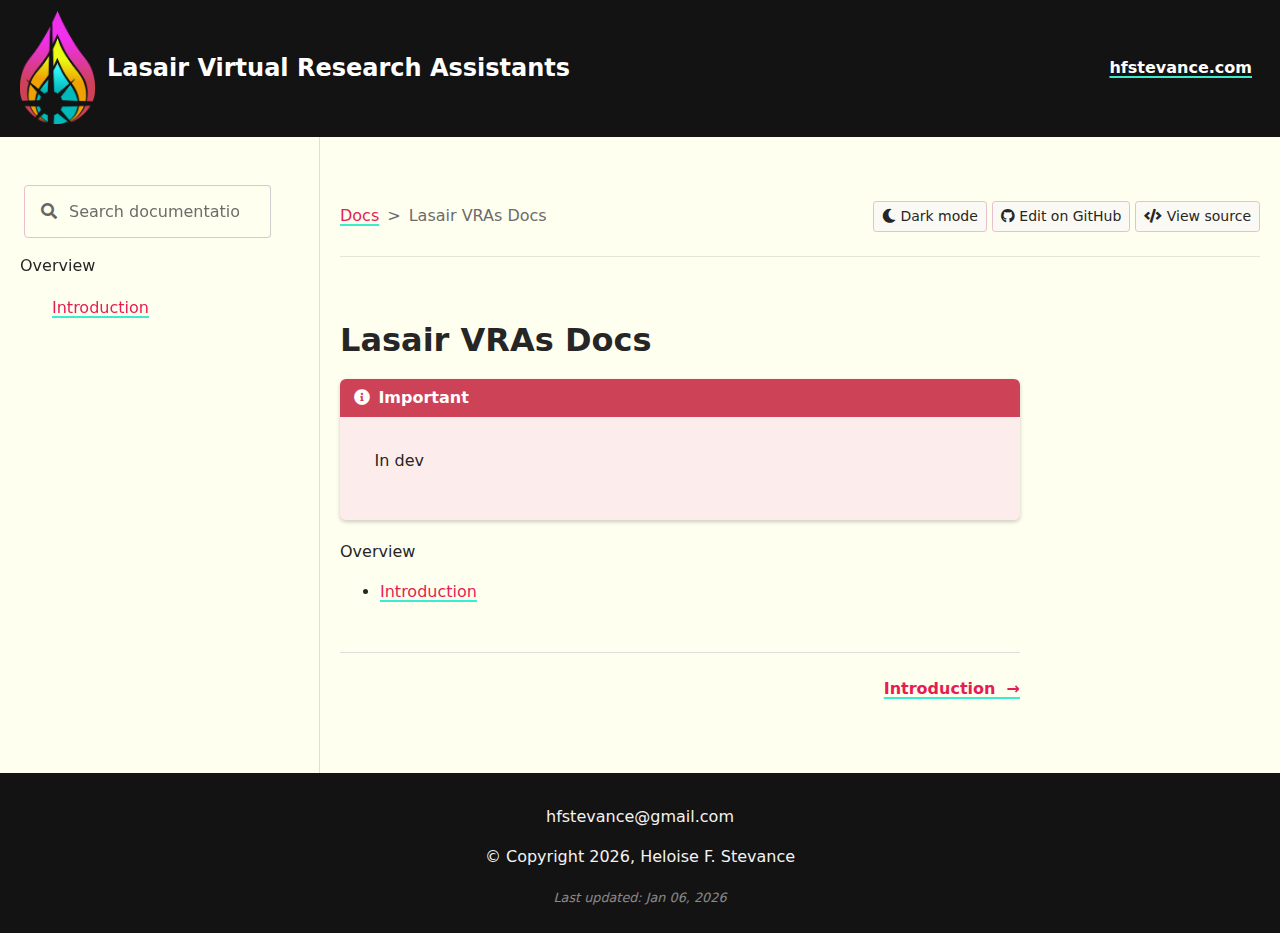
<file: index.html>
<!DOCTYPE html>
<html class="no-js" lang="en" data-content_root="./">
<head>
    <meta charset="utf-8" />
        <meta name="viewport" content="width=device-width, initial-scale=1" />

    <meta name="viewport" content="width=device-width, initial-scale=1.0" />
    
        <title>Lasair VRAs Docs &mdash; LVRA dev documentation</title>
    
    <link rel="stylesheet" type="text/css" href="_static/dist/fontawesome.css" />
      <link rel="stylesheet" type="text/css" href="_static/pygments.css?v=8e8a900e" />
      <link rel="stylesheet" type="text/css" href="_static/dist/theme.css?v=310cf088" />
      <link rel="stylesheet" type="text/css" href="_static/copybutton.css?v=76b2166b" />
      <link rel="stylesheet" type="text/css" href="_static/custom.css?v=8c03a06b" />
            <link rel="index" title="Index" href="genindex.html" />
            <link rel="search" title="Search" href="search.html" />
            <link rel="top" title="LVRA dev documentation" href="#" />
            <link rel="next" title="Introduction" href="intro.html" />
    </head>
<body>
    <script type="text/javascript" src="_static/dist/blocking.js"></script>
    <header class="container-fluid bg-primary">
        <a class="btn btn-sm btn-light skip-to-content-link" href="#main">Skip to content</a>
        <div class="container-fluid">
            <div class="navbar navbar-expand-lg navbar-dark font-weight-bold">
                    <a href="https://lasairvras.github.io/lvra-doc/index.html"
                        title="LVRA"
                        class="logo navbar-brand"
                    >
                        <img src="_static/img/lvra.png" width="75" height="79" alt="LVRA"
                            class="logo-img"
                        />
                        Lasair Virtual Research Assistants
                    </a>
                
                
                    <div class="collapse navbar-collapse justify-content-end">
                        <ul class="navbar-nav">
                            
                                
                                
                                <li class="nav-item"><a class="nav-link"  href=" https://www.hfstevance.com/">hfstevance.com </a></li>
                            
                        </ul>
                    </div>
                
                <button class="navbar-toggler btn btn-primary d-lg-none" type="button" data-toggle="collapse" data-target="#collapseSidebar" aria-expanded="false" aria-controls="collapseExample">
                    <span class="navbar-toggler-icon"></span>
                    <span class="sr-only">menu</span>
                </button>
            </div>
        </div>
    </header>
    <div class="container-fluid">
        <div class="row">
            <aside class="col-12 col-lg-3 sidebar-container">
                <div id="collapseSidebar" class="collapse sticky-top d-lg-block pt-5 pr-lg-4">
<div id="searchbox" class="searchbox mb-6 px-1" role="search">
    <form id="search-form" action="search.html" autocomplete="off" method="get" role="search">
        <div class="input-group">
            <div class="input-group-prepend">
                <div class="input-group-text border-right-0 bg-white py-3 pl-3 pr-2"><span class="fas fa-search"></span></div>
            </div>
            <input class="form-control py-3 pr-3 pl-1 h-100 border-left-0" type="search" name="q" placeholder="Search documentation" aria-label="Search documentation" id="searchinput" />
        </div>
        <input type="hidden" name="check_keywords" value="yes" />
        <input type="hidden" name="area" value="default" />
    </form>
</div><div class="site-toc">
    <nav class="toc mt-3" aria-label="Main menu">
        <p class="caption" role="heading"><span class="caption-text">Overview</span></p>
<ul>
<li class="toctree-l1"><a class="reference internal" href="intro.html">Introduction</a></li>
</ul>

    </nav>
    <template data-toggle-item-template>
        <button class="btn btn-sm btn-link toctree-expand" type="button">
            <span class="sr-only">Toggle menu contents</span>
        </button>
    </template>
</div>
                    <div class="d-lg-none border-bottom">
                        
                    </div>
                </div>
            </aside>
            <div class="col-12 col-lg-9 pt-5">
                <header class="row align-items-baseline">
                    <div class="col">
                        <nav aria-label="breadcrumb">
    <ol class="breadcrumb m-0 p-0 bg-transparent">
        <li class="breadcrumb-item"><a href="#">Docs</a></li>
        <li class="breadcrumb-item active" aria-current="page">Lasair VRAs Docs</li>
    </ol>
</nav>
                    </div>
                    <div class="col-sm-12 col-lg-auto mt-3 mt-lg-3">
                        <noscript>
                            <p>JavaScript is required to toggle light/dark mode..</p>
                        </noscript>
                        <button id="wagtail-theme" class="btn btn-sm btn-light text-decoration-none" type="button">
                            <span class="dark-only"><i class="fas fa-sun"></i> Light mode</span>
                            <span class="light-only"><i class="fas fa-moon"></i> Dark mode</span>
                        </button>
    <a class="btn btn-sm btn-light text-decoration-none" href="https://github.com/LasairVRAs/lvra-doc/docs/index.rst" rel="nofollow">
        <span class="btn-icon"><span class="fab fa-github"></span></span>
        <span class="btn-text">Edit on GitHub</span>
    </a>
    <a class="btn btn-sm btn-light text-decoration-none" href="_sources/index.rst.txt" rel="nofollow">
        <span class="btn-icon"><span class="fas fa-code"></span></span>
        <span class="btn-text">View source</span>
    </a>
                        
                    </div>
                </header>
                <div class="row" >
                    <div class="col-12">
                        <hr class="w-100 my-4">
                    </div>
                </div>
                <div class="row">
                    <div class="col-12 col-lg-9 order-last order-lg-first rst-content">
                        <main role="main" id="main">
    <section id="lasair-vras-docs">
<h1>Lasair VRAs Docs<a class="headerlink" href="#lasair-vras-docs" title="Link to this heading">¶</a></h1>
<div class="admonition important">
<p class="admonition-title">Important</p>
<p>In dev</p>
</div>
<div class="toctree-wrapper compound">
<p class="caption" role="heading"><span class="caption-text">Overview</span></p>
<ul>
<li class="toctree-l1"><a class="reference internal" href="intro.html">Introduction</a></li>
</ul>
</div>
</section>

</main>
                        <nav aria-label="Page navigation" class="py-4 my-5 clearfix font-weight-bold border-top">
    <a class="float-right" href="intro.html" title="Next">
        Introduction <span aria-hidden="true">&nbsp;→</span>
    </a>
</nav>
                    </div>
                    
                </div>
            </div>
        </div>
    </div>
    <footer class="container-fluid bg-primary text-light">
        <div class="container">
            <div class="row">
        <div class="col p-4">
            
                <nav aria-label="Footer">
                    <ul class="nav justify-content-center mb-2">
                        
                            
                            
                            <li class="nav-item"><a class="nav-link text-light"  href="mailto:hfstevance@gmail.com">hfstevance@gmail.com </a></li>
                        
                    </ul>
                </nav>
            
            <div class="text-center">
                    &copy; Copyright 2026, Heloise F. Stevance
            </div>
            <div class="text-center text-white-50 font-italic mt-3">
                <small>Last updated: Jan 06, 2026</small>
            </div>
        </div>
    </div>
        </div>
    </footer>
        <script src="_static/documentation_options.js?v=3ce10a4d"></script>
        <script src="_static/doctools.js?v=fd6eb6e6"></script>
        <script src="_static/sphinx_highlight.js?v=6ffebe34"></script>
        <script src="_static/clipboard.min.js?v=a7894cd8"></script>
        <script src="_static/copybutton.js?v=f281be69"></script>
        <script type="text/javascript" src="_static/dist/theme.js"></script>
        <script type="text/javascript" src="_static/dist/vendor.js"></script>
        <script type="text/javascript" src="_static/searchtools.js"></script>
        <script type="text/javascript" src="_static/language_data.js"></script>
        <script type="text/javascript">
            document.addEventListener('DOMContentLoaded', function() { Search.loadIndex("searchindex.js"); });
        </script>
        <script type="text/javascript" id="searchindexloader"></script>
    </body>
</html>
</file>
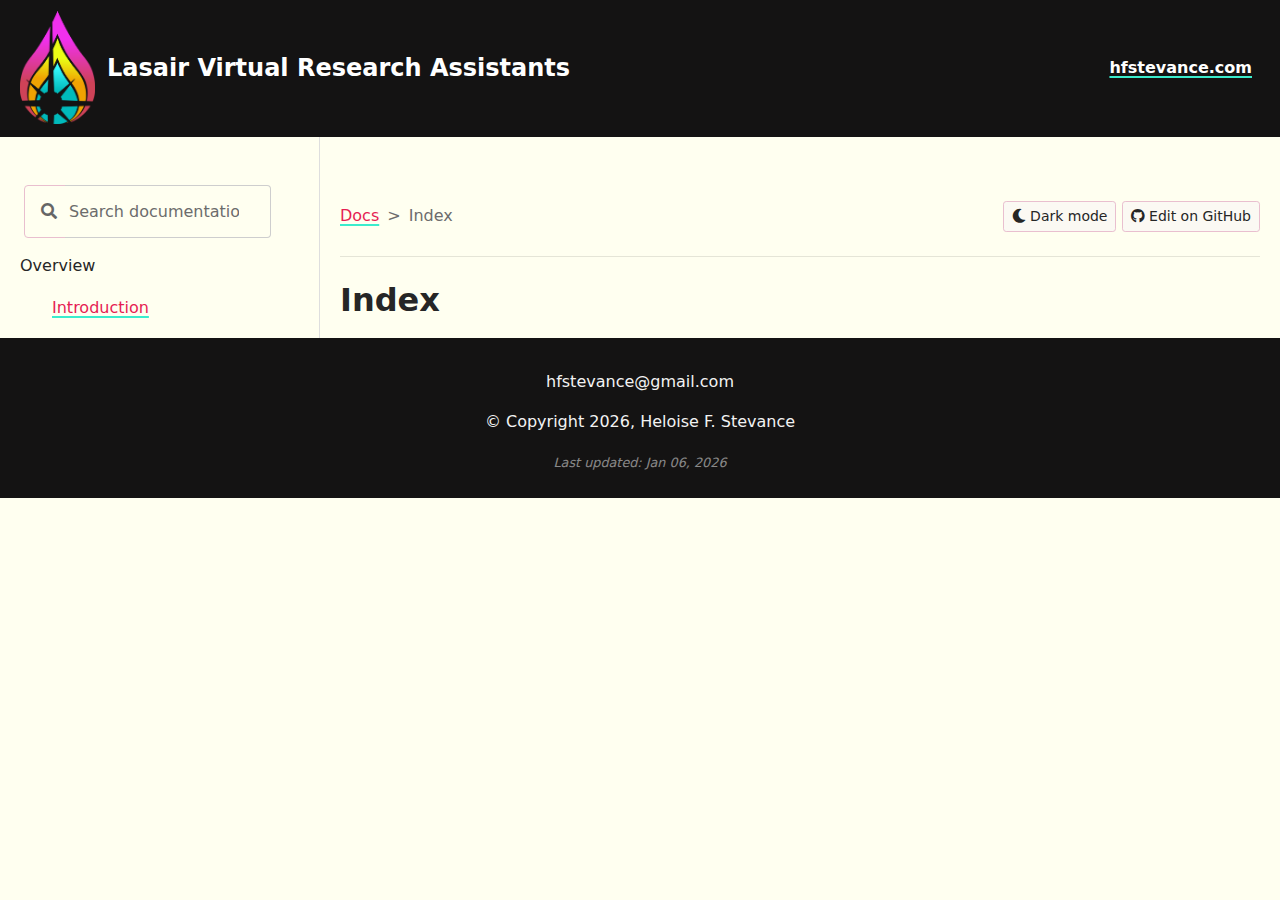
<file: genindex.html>
<!DOCTYPE html>
<html class="no-js" lang="en" data-content_root="./">
<head>
    <meta charset="utf-8" />
    <meta name="viewport" content="width=device-width, initial-scale=1.0" />
    
        <title>Index &mdash; LVRA dev documentation</title>
    
    <link rel="stylesheet" type="text/css" href="_static/dist/fontawesome.css" />
      <link rel="stylesheet" type="text/css" href="_static/pygments.css?v=8e8a900e" />
      <link rel="stylesheet" type="text/css" href="_static/dist/theme.css?v=310cf088" />
      <link rel="stylesheet" type="text/css" href="_static/copybutton.css?v=76b2166b" />
      <link rel="stylesheet" type="text/css" href="_static/custom.css?v=8c03a06b" />
            <link rel="index" title="Index" href="#" />
            <link rel="search" title="Search" href="search.html" />
            <link rel="top" title="LVRA dev documentation" href="#" />
    </head>
<body>
    <script type="text/javascript" src="_static/dist/blocking.js"></script>
    <header class="container-fluid bg-primary">
        <a class="btn btn-sm btn-light skip-to-content-link" href="#main">Skip to content</a>
        <div class="container-fluid">
            <div class="navbar navbar-expand-lg navbar-dark font-weight-bold">
                    <a href="https://lasairvras.github.io/lvra-doc/index.html"
                        title="LVRA"
                        class="logo navbar-brand"
                    >
                        <img src="_static/img/lvra.png" width="75" height="79" alt="LVRA"
                            class="logo-img"
                        />
                        Lasair Virtual Research Assistants
                    </a>
                
                
                    <div class="collapse navbar-collapse justify-content-end">
                        <ul class="navbar-nav">
                            
                                
                                
                                <li class="nav-item"><a class="nav-link"  href=" https://www.hfstevance.com/">hfstevance.com </a></li>
                            
                        </ul>
                    </div>
                
                <button class="navbar-toggler btn btn-primary d-lg-none" type="button" data-toggle="collapse" data-target="#collapseSidebar" aria-expanded="false" aria-controls="collapseExample">
                    <span class="navbar-toggler-icon"></span>
                    <span class="sr-only">menu</span>
                </button>
            </div>
        </div>
    </header>
    <div class="container-fluid">
        <div class="row">
            <aside class="col-12 col-lg-3 sidebar-container">
                <div id="collapseSidebar" class="collapse sticky-top d-lg-block pt-5 pr-lg-4">
<div id="searchbox" class="searchbox mb-6 px-1" role="search">
    <form id="search-form" action="search.html" autocomplete="off" method="get" role="search">
        <div class="input-group">
            <div class="input-group-prepend">
                <div class="input-group-text border-right-0 bg-white py-3 pl-3 pr-2"><span class="fas fa-search"></span></div>
            </div>
            <input class="form-control py-3 pr-3 pl-1 h-100 border-left-0" type="search" name="q" placeholder="Search documentation" aria-label="Search documentation" id="searchinput" />
        </div>
        <input type="hidden" name="check_keywords" value="yes" />
        <input type="hidden" name="area" value="default" />
    </form>
</div><div class="site-toc">
    <nav class="toc mt-3" aria-label="Main menu">
        <p class="caption" role="heading"><span class="caption-text">Overview</span></p>
<ul>
<li class="toctree-l1"><a class="reference internal" href="intro.html">Introduction</a></li>
</ul>

    </nav>
    <template data-toggle-item-template>
        <button class="btn btn-sm btn-link toctree-expand" type="button">
            <span class="sr-only">Toggle menu contents</span>
        </button>
    </template>
</div>
                    <div class="d-lg-none border-bottom">
                        
                    </div>
                </div>
            </aside>
            <div class="col-12 col-lg-9 pt-5">
                <header class="row align-items-baseline">
                    <div class="col">
                        <nav aria-label="breadcrumb">
    <ol class="breadcrumb m-0 p-0 bg-transparent">
        <li class="breadcrumb-item"><a href="index.html">Docs</a></li>
        <li class="breadcrumb-item active" aria-current="page">Index</li>
    </ol>
</nav>
                    </div>
                    <div class="col-sm-12 col-lg-auto mt-3 mt-lg-3">
                        <noscript>
                            <p>JavaScript is required to toggle light/dark mode..</p>
                        </noscript>
                        <button id="wagtail-theme" class="btn btn-sm btn-light text-decoration-none" type="button">
                            <span class="dark-only"><i class="fas fa-sun"></i> Light mode</span>
                            <span class="light-only"><i class="fas fa-moon"></i> Dark mode</span>
                        </button>
    <a class="btn btn-sm btn-light text-decoration-none" href="https://github.com/LasairVRAs/lvra-doc/docs/genindex" rel="nofollow">
        <span class="btn-icon"><span class="fab fa-github"></span></span>
        <span class="btn-text">Edit on GitHub</span>
    </a>
                        
                    </div>
                </header>
                <div class="row" >
                    <div class="col-12">
                        <hr class="w-100 my-4">
                    </div>
                </div>
                <div class="row">
                    <div class="col-12 col-lg-9 order-last order-lg-first rst-content">
                        <main role="main" id="main">
    <h1 id="index">Index</h1>
    <div class="genindex-jumpbox">
        
    </div>
</main>
                        
                    </div>
                    
                </div>
            </div>
        </div>
    </div>
    <footer class="container-fluid bg-primary text-light">
        <div class="container">
            <div class="row">
        <div class="col p-4">
            
                <nav aria-label="Footer">
                    <ul class="nav justify-content-center mb-2">
                        
                            
                            
                            <li class="nav-item"><a class="nav-link text-light"  href="mailto:hfstevance@gmail.com">hfstevance@gmail.com </a></li>
                        
                    </ul>
                </nav>
            
            <div class="text-center">
                    &copy; Copyright 2026, Heloise F. Stevance
            </div>
            <div class="text-center text-white-50 font-italic mt-3">
                <small>Last updated: Jan 06, 2026</small>
            </div>
        </div>
    </div>
        </div>
    </footer>
        <script src="_static/documentation_options.js?v=3ce10a4d"></script>
        <script src="_static/doctools.js?v=fd6eb6e6"></script>
        <script src="_static/sphinx_highlight.js?v=6ffebe34"></script>
        <script src="_static/clipboard.min.js?v=a7894cd8"></script>
        <script src="_static/copybutton.js?v=f281be69"></script>
        <script type="text/javascript" src="_static/dist/theme.js"></script>
        <script type="text/javascript" src="_static/dist/vendor.js"></script>
        <script type="text/javascript" src="_static/searchtools.js"></script>
        <script type="text/javascript" src="_static/language_data.js"></script>
        <script type="text/javascript">
            document.addEventListener('DOMContentLoaded', function() { Search.loadIndex("searchindex.js"); });
        </script>
        <script type="text/javascript" id="searchindexloader"></script>
    </body>
</html>
</file>
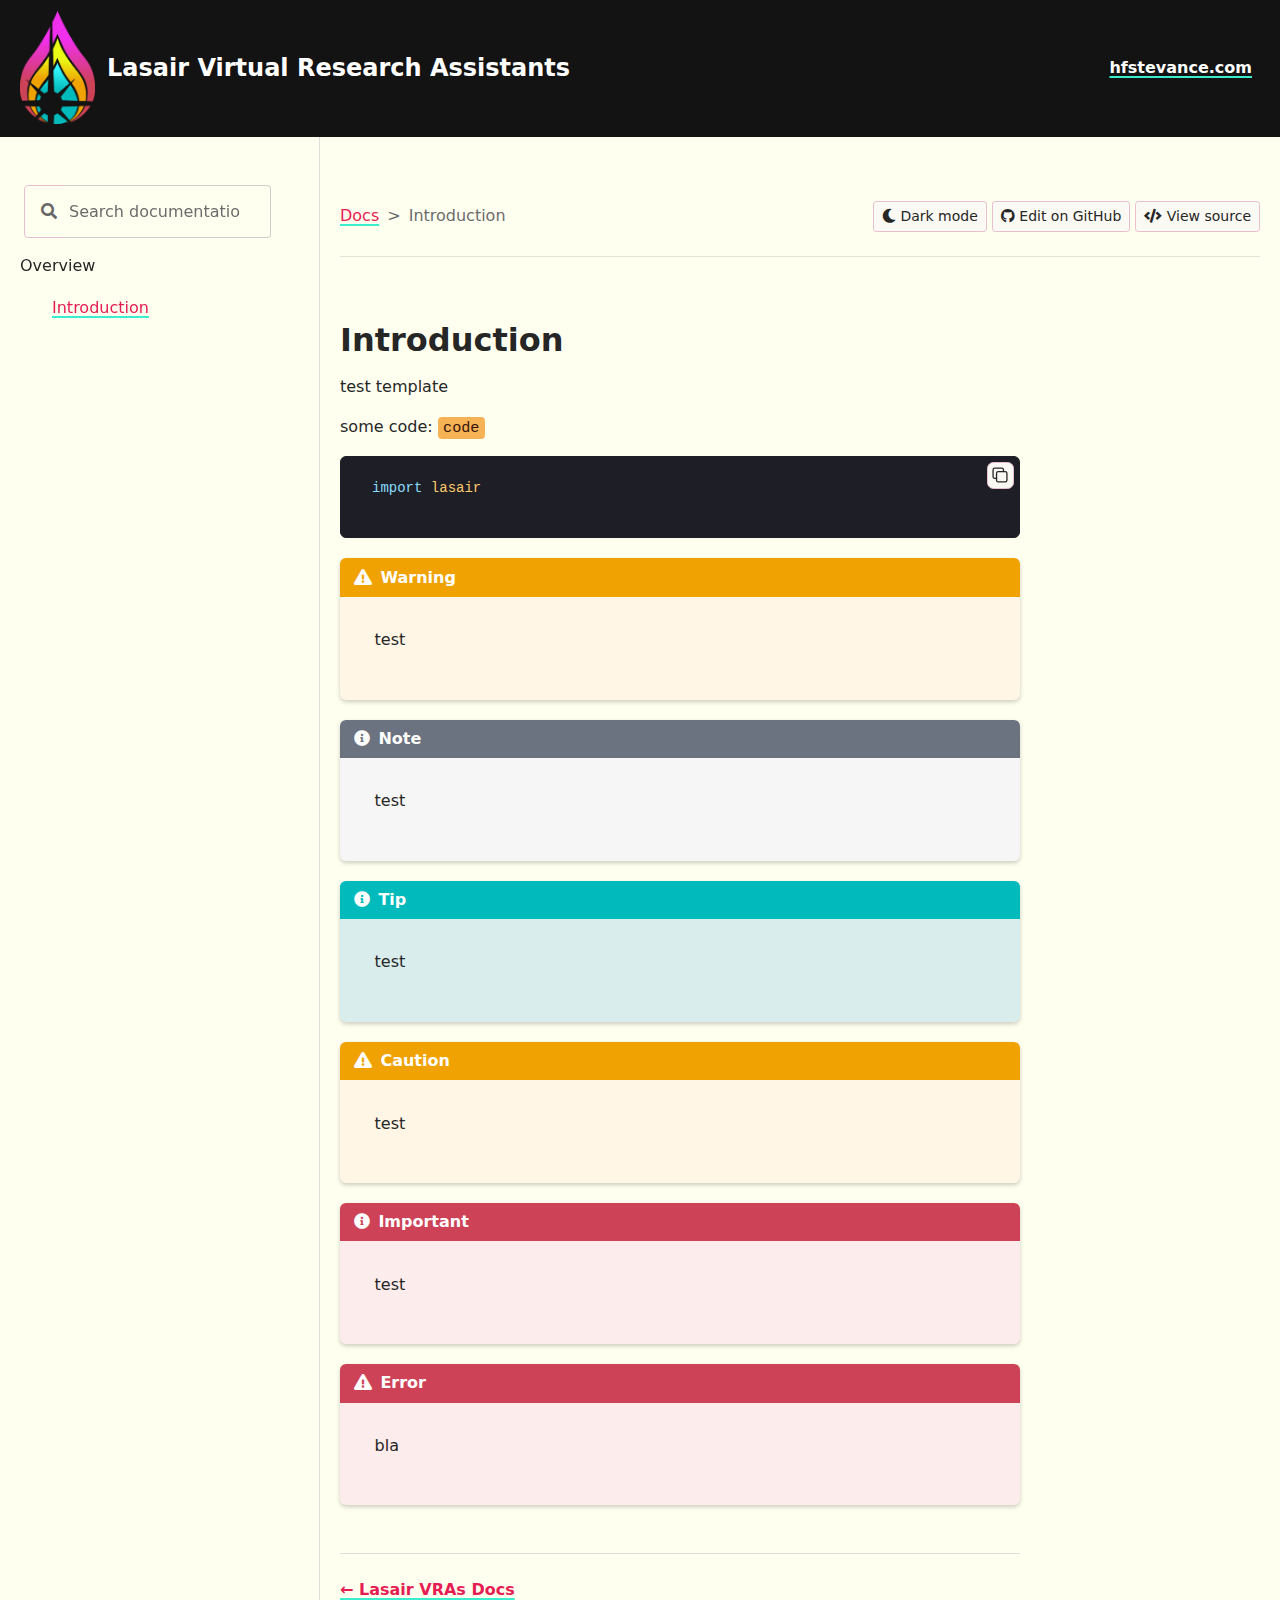
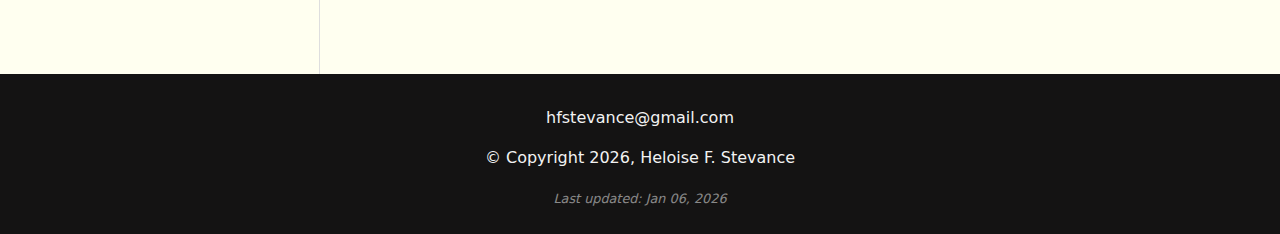
<file: intro.html>
<!DOCTYPE html>
<html class="no-js" lang="en" data-content_root="./">
<head>
    <meta charset="utf-8" />
        <meta name="viewport" content="width=device-width, initial-scale=1" />

    <meta name="viewport" content="width=device-width, initial-scale=1.0" />
    
        <title>Introduction &mdash; LVRA dev documentation</title>
    
    <link rel="stylesheet" type="text/css" href="_static/dist/fontawesome.css" />
      <link rel="stylesheet" type="text/css" href="_static/pygments.css?v=8e8a900e" />
      <link rel="stylesheet" type="text/css" href="_static/dist/theme.css?v=310cf088" />
      <link rel="stylesheet" type="text/css" href="_static/copybutton.css?v=76b2166b" />
      <link rel="stylesheet" type="text/css" href="_static/custom.css" />
            <link rel="index" title="Index" href="genindex.html" />
            <link rel="search" title="Search" href="search.html" />
            <link rel="top" title="LVRA dev documentation" href="#" />
            <link rel="prev" title="Lasair VRAs Docs" href="index.html" />
    </head>
<body>
    <script type="text/javascript" src="_static/dist/blocking.js"></script>
    <header class="container-fluid bg-primary">
        <a class="btn btn-sm btn-light skip-to-content-link" href="#main">Skip to content</a>
        <div class="container-fluid">
            <div class="navbar navbar-expand-lg navbar-dark font-weight-bold">
                    <a href="https://lasairvras.github.io/lvra-doc/index.html"
                        title="LVRA"
                        class="logo navbar-brand"
                    >
                        <img src="_static/img/lvra.png" width="75" height="79" alt="LVRA"
                            class="logo-img"
                        />
                        Lasair Virtual Research Assistants
                    </a>
                
                
                    <div class="collapse navbar-collapse justify-content-end">
                        <ul class="navbar-nav">
                            
                                
                                
                                <li class="nav-item"><a class="nav-link"  href=" https://www.hfstevance.com/">hfstevance.com </a></li>
                            
                        </ul>
                    </div>
                
                <button class="navbar-toggler btn btn-primary d-lg-none" type="button" data-toggle="collapse" data-target="#collapseSidebar" aria-expanded="false" aria-controls="collapseExample">
                    <span class="navbar-toggler-icon"></span>
                    <span class="sr-only">menu</span>
                </button>
            </div>
        </div>
    </header>
    <div class="container-fluid">
        <div class="row">
            <aside class="col-12 col-lg-3 sidebar-container">
                <div id="collapseSidebar" class="collapse sticky-top d-lg-block pt-5 pr-lg-4">
<div id="searchbox" class="searchbox mb-6 px-1" role="search">
    <form id="search-form" action="search.html" autocomplete="off" method="get" role="search">
        <div class="input-group">
            <div class="input-group-prepend">
                <div class="input-group-text border-right-0 bg-white py-3 pl-3 pr-2"><span class="fas fa-search"></span></div>
            </div>
            <input class="form-control py-3 pr-3 pl-1 h-100 border-left-0" type="search" name="q" placeholder="Search documentation" aria-label="Search documentation" id="searchinput" />
        </div>
        <input type="hidden" name="check_keywords" value="yes" />
        <input type="hidden" name="area" value="default" />
    </form>
</div><div class="site-toc">
    <nav class="toc mt-3" aria-label="Main menu">
        <p class="caption" role="heading"><span class="caption-text">Overview</span></p>
<ul class="current">
<li class="toctree-l1 current"><a class="current reference internal" href="#">Introduction</a></li>
</ul>

    </nav>
    <template data-toggle-item-template>
        <button class="btn btn-sm btn-link toctree-expand" type="button">
            <span class="sr-only">Toggle menu contents</span>
        </button>
    </template>
</div>
                    <div class="d-lg-none border-bottom">
                        
                    </div>
                </div>
            </aside>
            <div class="col-12 col-lg-9 pt-5">
                <header class="row align-items-baseline">
                    <div class="col">
                        <nav aria-label="breadcrumb">
    <ol class="breadcrumb m-0 p-0 bg-transparent">
        <li class="breadcrumb-item"><a href="index.html">Docs</a></li>
        <li class="breadcrumb-item active" aria-current="page">Introduction</li>
    </ol>
</nav>
                    </div>
                    <div class="col-sm-12 col-lg-auto mt-3 mt-lg-3">
                        <noscript>
                            <p>JavaScript is required to toggle light/dark mode..</p>
                        </noscript>
                        <button id="wagtail-theme" class="btn btn-sm btn-light text-decoration-none" type="button">
                            <span class="dark-only"><i class="fas fa-sun"></i> Light mode</span>
                            <span class="light-only"><i class="fas fa-moon"></i> Dark mode</span>
                        </button>
    <a class="btn btn-sm btn-light text-decoration-none" href="https://github.com/LasairVRAs/lvra-doc/docs/intro.rst" rel="nofollow">
        <span class="btn-icon"><span class="fab fa-github"></span></span>
        <span class="btn-text">Edit on GitHub</span>
    </a>
    <a class="btn btn-sm btn-light text-decoration-none" href="_sources/intro.rst.txt" rel="nofollow">
        <span class="btn-icon"><span class="fas fa-code"></span></span>
        <span class="btn-text">View source</span>
    </a>
                        
                    </div>
                </header>
                <div class="row" >
                    <div class="col-12">
                        <hr class="w-100 my-4">
                    </div>
                </div>
                <div class="row">
                    <div class="col-12 col-lg-9 order-last order-lg-first rst-content">
                        <main role="main" id="main">
    <section id="introduction">
<h1>Introduction<a class="headerlink" href="#introduction" title="Link to this heading">¶</a></h1>
<p>test template</p>
<p>some code: <code class="docutils literal notranslate"><span class="pre">code</span></code></p>
<div class="highlight-python notranslate"><div class="highlight"><pre><span></span><span class="kn">import</span> <span class="nn">lasair</span>
</pre></div>
</div>
<div class="admonition warning">
<p class="admonition-title">Warning</p>
<p>test</p>
</div>
<div class="admonition note">
<p class="admonition-title">Note</p>
<p>test</p>
</div>
<div class="admonition tip">
<p class="admonition-title">Tip</p>
<p>test</p>
</div>
<div class="admonition caution">
<p class="admonition-title">Caution</p>
<p>test</p>
</div>
<div class="admonition important">
<p class="admonition-title">Important</p>
<p>test</p>
</div>
<div class="admonition error">
<p class="admonition-title">Error</p>
<p>bla</p>
</div>
</section>

</main>
                        <nav aria-label="Page navigation" class="py-4 my-5 clearfix font-weight-bold border-top">
    <a class="float-left" href="index.html" title="Previous">
        <span aria-hidden="true">←&nbsp;</span>Lasair VRAs Docs
    </a>
</nav>
                    </div>
                    
                </div>
            </div>
        </div>
    </div>
    <footer class="container-fluid bg-primary text-light">
        <div class="container">
            <div class="row">
        <div class="col p-4">
            
                <nav aria-label="Footer">
                    <ul class="nav justify-content-center mb-2">
                        
                            
                            
                            <li class="nav-item"><a class="nav-link text-light"  href="mailto:hfstevance@gmail.com">hfstevance@gmail.com </a></li>
                        
                    </ul>
                </nav>
            
            <div class="text-center">
                    &copy; Copyright 2026, Heloise F. Stevance
            </div>
            <div class="text-center text-white-50 font-italic mt-3">
                <small>Last updated: Jan 06, 2026</small>
            </div>
        </div>
    </div>
        </div>
    </footer>
        <script src="_static/documentation_options.js?v=3ce10a4d"></script>
        <script src="_static/doctools.js?v=fd6eb6e6"></script>
        <script src="_static/sphinx_highlight.js?v=6ffebe34"></script>
        <script src="_static/clipboard.min.js?v=a7894cd8"></script>
        <script src="_static/copybutton.js?v=f281be69"></script>
        <script type="text/javascript" src="_static/dist/theme.js"></script>
        <script type="text/javascript" src="_static/dist/vendor.js"></script>
        <script type="text/javascript" src="_static/searchtools.js"></script>
        <script type="text/javascript" src="_static/language_data.js"></script>
        <script type="text/javascript">
            document.addEventListener('DOMContentLoaded', function() { Search.loadIndex("searchindex.js"); });
        </script>
        <script type="text/javascript" id="searchindexloader"></script>
    </body>
</html>
</file>
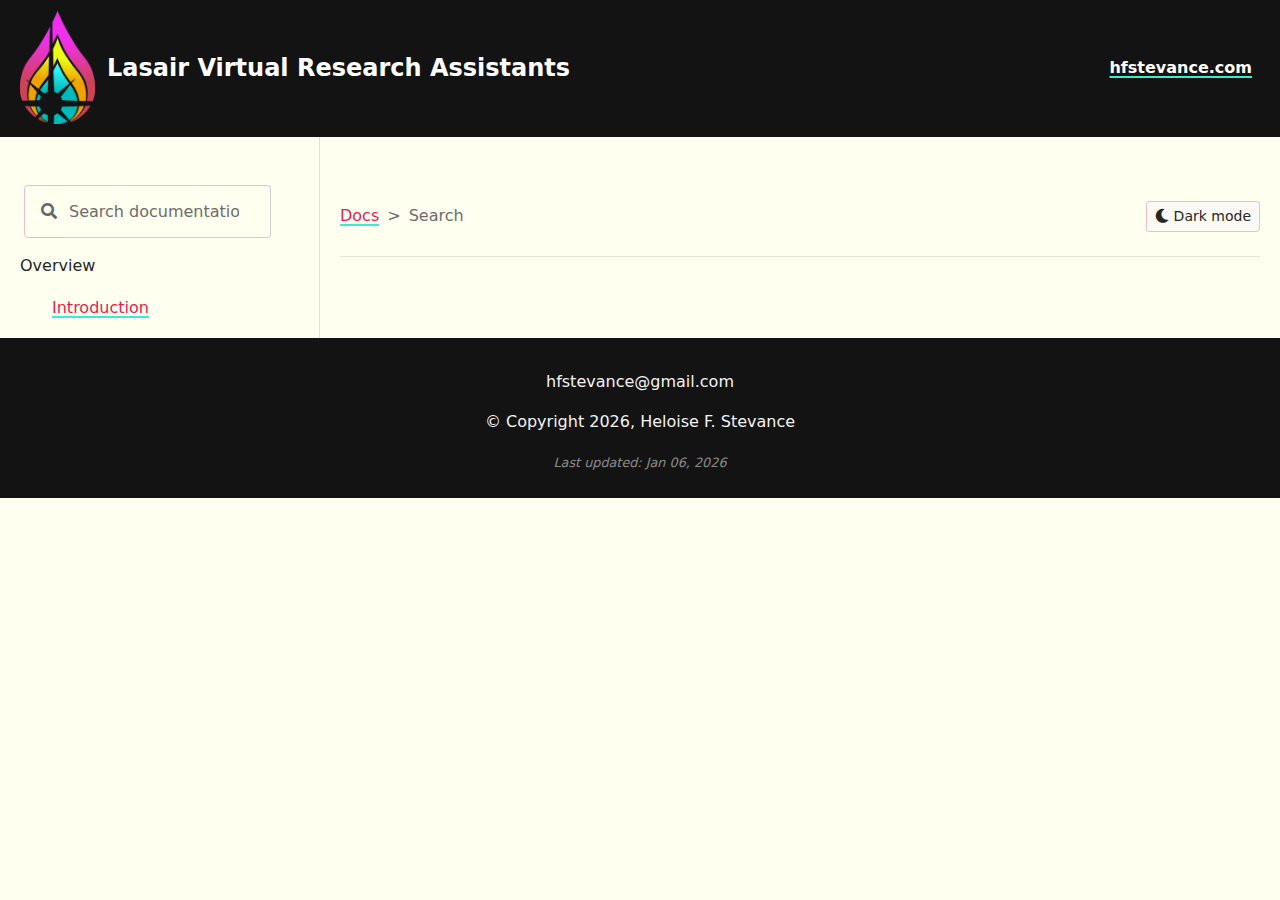
<file: search.html>
<!DOCTYPE html>
<html class="no-js" lang="en" data-content_root="./">
<head>
    <meta charset="utf-8" />
    <meta name="viewport" content="width=device-width, initial-scale=1.0" />
    
        <title>Search &mdash; LVRA dev documentation</title>
    
    <link rel="stylesheet" type="text/css" href="_static/dist/fontawesome.css" />
      <link rel="stylesheet" type="text/css" href="_static/pygments.css?v=8e8a900e" />
      <link rel="stylesheet" type="text/css" href="_static/dist/theme.css?v=310cf088" />
      <link rel="stylesheet" type="text/css" href="_static/copybutton.css?v=76b2166b" />
      <link rel="stylesheet" type="text/css" href="_static/custom.css" />
            <link rel="index" title="Index" href="genindex.html" />
            <link rel="search" title="Search" href="#" />
            <link rel="top" title="LVRA dev documentation" href="#" />
    </head>
<body>
    <script type="text/javascript" src="_static/dist/blocking.js"></script>
    <header class="container-fluid bg-primary">
        <a class="btn btn-sm btn-light skip-to-content-link" href="#main">Skip to content</a>
        <div class="container-fluid">
            <div class="navbar navbar-expand-lg navbar-dark font-weight-bold">
                    <a href="https://heloises.github.io/lvra-doc/index.html"
                        title="LVRA"
                        class="logo navbar-brand"
                    >
                        <img src="_static/img/lvra.png" width="75" height="79" alt="LVRA"
                            class="logo-img"
                        />
                        Lasair Virtual Research Assistants
                    </a>
                
                
                    <div class="collapse navbar-collapse justify-content-end">
                        <ul class="navbar-nav">
                            
                                
                                
                                <li class="nav-item"><a class="nav-link"  href=" https://www.hfstevance.com/">hfstevance.com </a></li>
                            
                        </ul>
                    </div>
                
                <button class="navbar-toggler btn btn-primary d-lg-none" type="button" data-toggle="collapse" data-target="#collapseSidebar" aria-expanded="false" aria-controls="collapseExample">
                    <span class="navbar-toggler-icon"></span>
                    <span class="sr-only">menu</span>
                </button>
            </div>
        </div>
    </header>
    <div class="container-fluid">
        <div class="row">
            <aside class="col-12 col-lg-3 sidebar-container">
                <div id="collapseSidebar" class="collapse sticky-top d-lg-block pt-5 pr-lg-4">
<div id="searchbox" class="searchbox mb-6 px-1" role="search">
    <form id="search-form" action="#" autocomplete="off" method="get" role="search">
        <div class="input-group">
            <div class="input-group-prepend">
                <div class="input-group-text border-right-0 bg-white py-3 pl-3 pr-2"><span class="fas fa-search"></span></div>
            </div>
            <input class="form-control py-3 pr-3 pl-1 h-100 border-left-0" type="search" name="q" placeholder="Search documentation" aria-label="Search documentation" id="searchinput" />
        </div>
        <input type="hidden" name="check_keywords" value="yes" />
        <input type="hidden" name="area" value="default" />
    </form>
</div><div class="site-toc">
    <nav class="toc mt-3" aria-label="Main menu">
        <p class="caption" role="heading"><span class="caption-text">Overview</span></p>
<ul>
<li class="toctree-l1"><a class="reference internal" href="intro.html">Introduction</a></li>
</ul>

    </nav>
    <template data-toggle-item-template>
        <button class="btn btn-sm btn-link toctree-expand" type="button">
            <span class="sr-only">Toggle menu contents</span>
        </button>
    </template>
</div>
                    <div class="d-lg-none border-bottom">
                        
                    </div>
                </div>
            </aside>
            <div class="col-12 col-lg-9 pt-5">
                <header class="row align-items-baseline">
                    <div class="col">
                        <nav aria-label="breadcrumb">
    <ol class="breadcrumb m-0 p-0 bg-transparent">
        <li class="breadcrumb-item"><a href="index.html">Docs</a></li>
        <li class="breadcrumb-item active" aria-current="page">Search</li>
    </ol>
</nav>
                    </div>
                    <div class="col-sm-12 col-lg-auto mt-3 mt-lg-3">
                        <noscript>
                            <p>JavaScript is required to toggle light/dark mode..</p>
                        </noscript>
                        <button id="wagtail-theme" class="btn btn-sm btn-light text-decoration-none" type="button">
                            <span class="dark-only"><i class="fas fa-sun"></i> Light mode</span>
                            <span class="light-only"><i class="fas fa-moon"></i> Dark mode</span>
                        </button>
                    </div>
                </header>
                <div class="row" >
                    <div class="col-12">
                        <hr class="w-100 my-4">
                    </div>
                </div>
                <div class="row">
                    <div class="col-12 col-lg-9 order-last order-lg-first rst-content">
                        <main role="main" id="main">

    <noscript>
        <div id="fallback" class="admonition warning">
            <p class="last">
                Please activate JavaScript to enable the search
                functionality.
            </p>
        </div>
    </noscript>
    
    <div id="search-results">
        
    </div>

</main>
                        
                    </div>
                    
                </div>
            </div>
        </div>
    </div>
    <footer class="container-fluid bg-primary text-light">
        <div class="container">
            <div class="row">
        <div class="col p-4">
            
                <nav aria-label="Footer">
                    <ul class="nav justify-content-center mb-2">
                        
                            
                            
                            <li class="nav-item"><a class="nav-link text-light"  href="mailto:hfstevance@gmail.com">hfstevance@gmail.com </a></li>
                        
                    </ul>
                </nav>
            
            <div class="text-center">
                    &copy; Copyright 2026, Heloise F. Stevance
            </div>
            <div class="text-center text-white-50 font-italic mt-3">
                <small>Last updated: Jan 06, 2026</small>
            </div>
        </div>
    </div>
        </div>
    </footer>
        <script src="_static/documentation_options.js?v=3ce10a4d"></script>
        <script src="_static/doctools.js?v=fd6eb6e6"></script>
        <script src="_static/sphinx_highlight.js?v=6ffebe34"></script>
        <script src="_static/clipboard.min.js?v=a7894cd8"></script>
        <script src="_static/copybutton.js?v=f281be69"></script>
        <script type="text/javascript" src="_static/dist/theme.js"></script>
        <script type="text/javascript" src="_static/dist/vendor.js"></script>
        <script type="text/javascript" src="_static/searchtools.js"></script>
        <script type="text/javascript" src="_static/language_data.js"></script>
        <script type="text/javascript">
            document.addEventListener('DOMContentLoaded', function() { Search.loadIndex("searchindex.js"); });
        </script>
        <script type="text/javascript" id="searchindexloader"></script>
    </body>
</html>
</file>
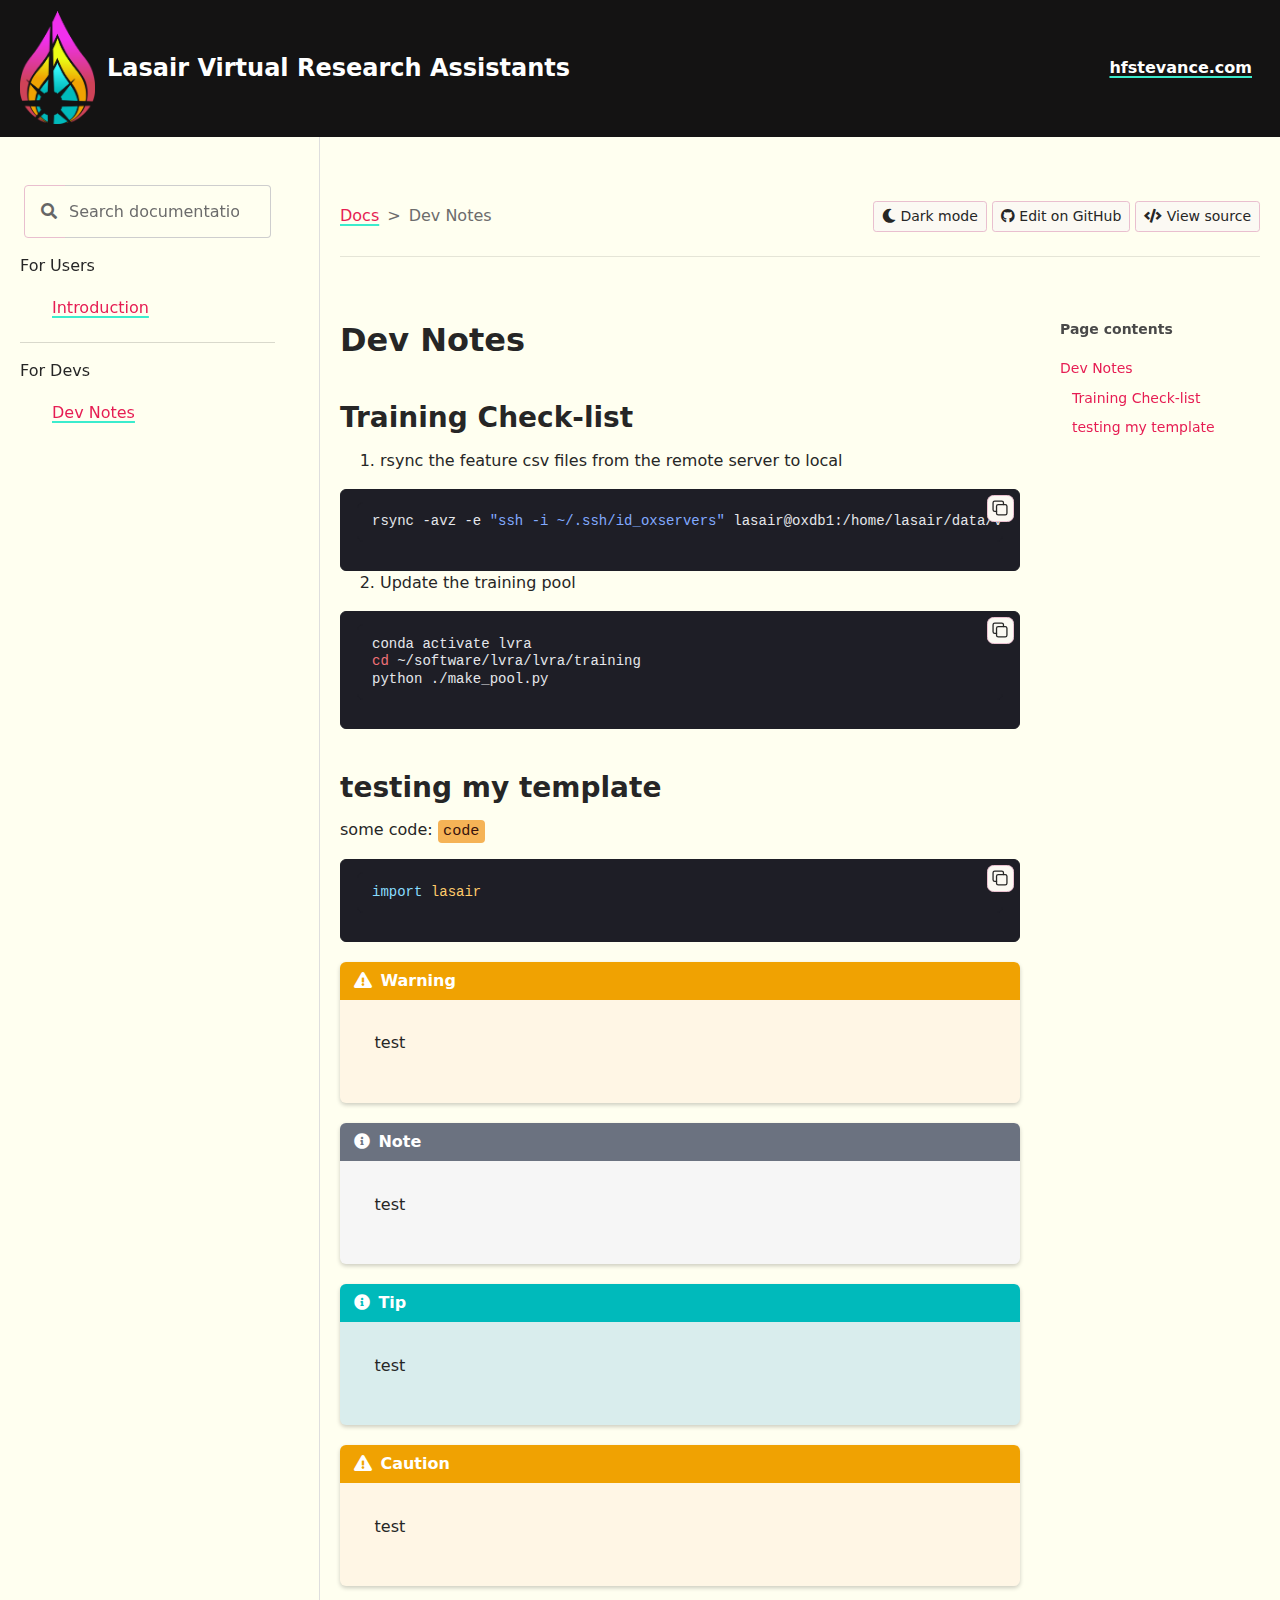
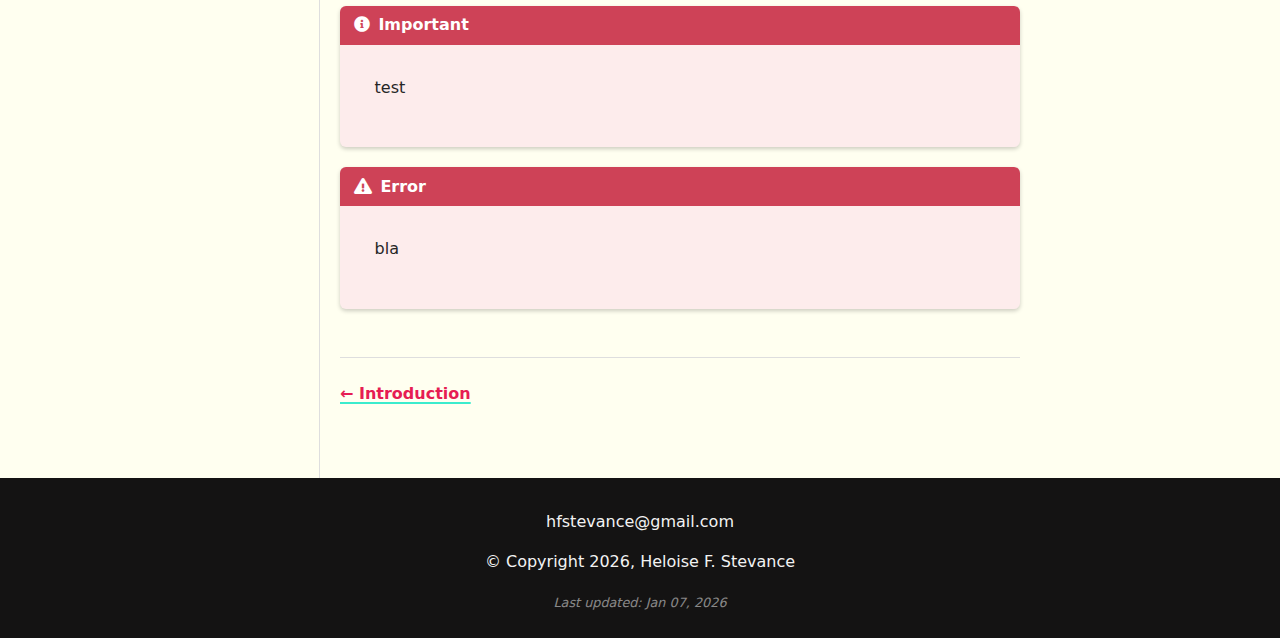
<file: speeddial.html>
<!DOCTYPE html>
<html class="no-js" lang="en" data-content_root="./">
<head>
    <meta charset="utf-8" />
        <meta name="viewport" content="width=device-width, initial-scale=1" />

    <meta name="viewport" content="width=device-width, initial-scale=1.0" />
    
        <title>Dev Notes &mdash; LVRA dev documentation</title>
    
    <link rel="stylesheet" type="text/css" href="_static/dist/fontawesome.css" />
      <link rel="stylesheet" type="text/css" href="_static/pygments.css?v=8e8a900e" />
      <link rel="stylesheet" type="text/css" href="_static/dist/theme.css?v=310cf088" />
      <link rel="stylesheet" type="text/css" href="_static/copybutton.css?v=76b2166b" />
      <link rel="stylesheet" type="text/css" href="_static/custom.css?v=3f91281a" />
            <link rel="index" title="Index" href="genindex.html" />
            <link rel="search" title="Search" href="search.html" />
            <link rel="top" title="LVRA dev documentation" href="#" />
            <link rel="prev" title="Introduction" href="intro.html" />
    </head>
<body>
    <script type="text/javascript" src="_static/dist/blocking.js"></script>
    <header class="container-fluid bg-primary">
        <a class="btn btn-sm btn-light skip-to-content-link" href="#main">Skip to content</a>
        <div class="container-fluid">
            <div class="navbar navbar-expand-lg navbar-dark font-weight-bold">
                    <a href="https://lasairvras.github.io/lvra-doc/index.html"
                        title="LVRA"
                        class="logo navbar-brand"
                    >
                        <img src="_static/img/lvra.png" width="75" height="79" alt="LVRA"
                            class="logo-img"
                        />
                        Lasair Virtual Research Assistants
                    </a>
                
                
                    <div class="collapse navbar-collapse justify-content-end">
                        <ul class="navbar-nav">
                            
                                
                                
                                <li class="nav-item"><a class="nav-link"  href=" https://www.hfstevance.com/">hfstevance.com </a></li>
                            
                        </ul>
                    </div>
                
                <button class="navbar-toggler btn btn-primary d-lg-none" type="button" data-toggle="collapse" data-target="#collapseSidebar" aria-expanded="false" aria-controls="collapseExample">
                    <span class="navbar-toggler-icon"></span>
                    <span class="sr-only">menu</span>
                </button>
            </div>
        </div>
    </header>
    <div class="container-fluid">
        <div class="row">
            <aside class="col-12 col-lg-3 sidebar-container">
                <div id="collapseSidebar" class="collapse sticky-top d-lg-block pt-5 pr-lg-4">
<div id="searchbox" class="searchbox mb-6 px-1" role="search">
    <form id="search-form" action="search.html" autocomplete="off" method="get" role="search">
        <div class="input-group">
            <div class="input-group-prepend">
                <div class="input-group-text border-right-0 bg-white py-3 pl-3 pr-2"><span class="fas fa-search"></span></div>
            </div>
            <input class="form-control py-3 pr-3 pl-1 h-100 border-left-0" type="search" name="q" placeholder="Search documentation" aria-label="Search documentation" id="searchinput" />
        </div>
        <input type="hidden" name="check_keywords" value="yes" />
        <input type="hidden" name="area" value="default" />
    </form>
</div><div class="site-toc">
    <nav class="toc mt-3" aria-label="Main menu">
        <p class="caption" role="heading"><span class="caption-text">For Users</span></p>
<ul>
<li class="toctree-l1"><a class="reference internal" href="intro.html">Introduction</a></li>
</ul>
<p class="caption" role="heading"><span class="caption-text">For Devs</span></p>
<ul class="current">
<li class="toctree-l1 current"><a class="current reference internal" href="#">Dev Notes</a></li>
</ul>

    </nav>
    <template data-toggle-item-template>
        <button class="btn btn-sm btn-link toctree-expand" type="button">
            <span class="sr-only">Toggle menu contents</span>
        </button>
    </template>
</div>
                    <div class="d-lg-none border-bottom">
                        
                    </div>
                </div>
            </aside>
            <div class="col-12 col-lg-9 pt-5">
                <header class="row align-items-baseline">
                    <div class="col">
                        <nav aria-label="breadcrumb">
    <ol class="breadcrumb m-0 p-0 bg-transparent">
        <li class="breadcrumb-item"><a href="index.html">Docs</a></li>
        <li class="breadcrumb-item active" aria-current="page">Dev Notes</li>
    </ol>
</nav>
                    </div>
                    <div class="col-sm-12 col-lg-auto mt-3 mt-lg-3">
                        <noscript>
                            <p>JavaScript is required to toggle light/dark mode..</p>
                        </noscript>
                        <button id="wagtail-theme" class="btn btn-sm btn-light text-decoration-none" type="button">
                            <span class="dark-only"><i class="fas fa-sun"></i> Light mode</span>
                            <span class="light-only"><i class="fas fa-moon"></i> Dark mode</span>
                        </button>
    <a class="btn btn-sm btn-light text-decoration-none" href="https://github.com/LasairVRAs/lvra-doc/docs/speeddial.rst" rel="nofollow">
        <span class="btn-icon"><span class="fab fa-github"></span></span>
        <span class="btn-text">Edit on GitHub</span>
    </a>
    <a class="btn btn-sm btn-light text-decoration-none" href="_sources/speeddial.rst.txt" rel="nofollow">
        <span class="btn-icon"><span class="fas fa-code"></span></span>
        <span class="btn-text">View source</span>
    </a>
                        
                    </div>
                </header>
                <div class="row" >
                    <div class="col-12">
                        <hr class="w-100 my-4">
                    </div>
                </div>
                <div class="row">
                    <div class="col-12 col-lg-9 order-last order-lg-first rst-content">
                        <main role="main" id="main">
    <section id="dev-notes">
<h1>Dev Notes<a class="headerlink" href="#dev-notes" title="Link to this heading">¶</a></h1>
<section id="training-check-list">
<h2>Training Check-list<a class="headerlink" href="#training-check-list" title="Link to this heading">¶</a></h2>
<ol class="arabic simple">
<li><p>rsync the feature csv files from the remote server to local</p></li>
</ol>
<div class="highlight-bash notranslate"><div class="highlight"><pre><span></span>rsync<span class="w"> </span>-avz<span class="w"> </span>-e<span class="w"> </span><span class="s2">&quot;ssh -i ~/.ssh/id_oxservers&quot;</span><span class="w"> </span>lasair@oxdb1:/home/lasair/data/vra_data/csv/<span class="w"> </span>.
</pre></div>
</div>
<ol class="arabic simple" start="2">
<li><p>Update the training pool</p></li>
</ol>
<div class="highlight-bash notranslate"><div class="highlight"><pre><span></span>conda<span class="w"> </span>activate<span class="w"> </span>lvra
<span class="nb">cd</span><span class="w"> </span>~/software/lvra/lvra/training
python<span class="w"> </span>./make_pool.py
</pre></div>
</div>
</section>
<section id="testing-my-template">
<h2>testing my  template<a class="headerlink" href="#testing-my-template" title="Link to this heading">¶</a></h2>
<p>some code: <code class="docutils literal notranslate"><span class="pre">code</span></code></p>
<div class="highlight-python notranslate"><div class="highlight"><pre><span></span><span class="kn">import</span> <span class="nn">lasair</span>
</pre></div>
</div>
<div class="admonition warning">
<p class="admonition-title">Warning</p>
<p>test</p>
</div>
<div class="admonition note">
<p class="admonition-title">Note</p>
<p>test</p>
</div>
<div class="admonition tip">
<p class="admonition-title">Tip</p>
<p>test</p>
</div>
<div class="admonition caution">
<p class="admonition-title">Caution</p>
<p>test</p>
</div>
<div class="admonition important">
<p class="admonition-title">Important</p>
<p>test</p>
</div>
<div class="admonition error">
<p class="admonition-title">Error</p>
<p>bla</p>
</div>
</section>
</section>

</main>
                        <nav aria-label="Page navigation" class="py-4 my-5 clearfix font-weight-bold border-top">
    <a class="float-left" href="intro.html" title="Previous">
        <span aria-hidden="true">←&nbsp;</span>Introduction
    </a>
</nav>
                    </div>
                    
                    <nav class="col-12 col-lg-3 pb-4">
                        <div class="sticky-top toc page-toc" aria-labelledby="page-toc-heading">
                            <p class="font-weight-bold" id="page-toc-heading">Page contents</p>
                            <ul>
<li><a class="reference internal" href="#">Dev Notes</a><ul>
<li><a class="reference internal" href="#training-check-list">Training Check-list</a></li>
<li><a class="reference internal" href="#testing-my-template">testing my  template</a></li>
</ul>
</li>
</ul>

                        </div>
                    </nav>
                    
                </div>
            </div>
        </div>
    </div>
    <footer class="container-fluid bg-primary text-light">
        <div class="container">
            <div class="row">
        <div class="col p-4">
            
                <nav aria-label="Footer">
                    <ul class="nav justify-content-center mb-2">
                        
                            
                            
                            <li class="nav-item"><a class="nav-link text-light"  href="mailto:hfstevance@gmail.com">hfstevance@gmail.com </a></li>
                        
                    </ul>
                </nav>
            
            <div class="text-center">
                    &copy; Copyright 2026, Heloise F. Stevance
            </div>
            <div class="text-center text-white-50 font-italic mt-3">
                <small>Last updated: Jan 07, 2026</small>
            </div>
        </div>
    </div>
        </div>
    </footer>
        <script src="_static/documentation_options.js?v=3ce10a4d"></script>
        <script src="_static/doctools.js?v=fd6eb6e6"></script>
        <script src="_static/sphinx_highlight.js?v=6ffebe34"></script>
        <script src="_static/clipboard.min.js?v=a7894cd8"></script>
        <script src="_static/copybutton.js?v=f281be69"></script>
        <script type="text/javascript" src="_static/dist/theme.js"></script>
        <script type="text/javascript" src="_static/dist/vendor.js"></script>
        <script type="text/javascript" src="_static/searchtools.js"></script>
        <script type="text/javascript" src="_static/language_data.js"></script>
        <script type="text/javascript">
            document.addEventListener('DOMContentLoaded', function() { Search.loadIndex("searchindex.js"); });
        </script>
        <script type="text/javascript" id="searchindexloader"></script>
    </body>
</html>
</file>
<file: _static/pygments.css>
pre { line-height: 125%; }
td.linenos .normal { color: inherit; background-color: transparent; padding-left: 5px; padding-right: 5px; }
span.linenos { color: inherit; background-color: transparent; padding-left: 5px; padding-right: 5px; }
td.linenos .special { color: #000000; background-color: #ffffc0; padding-left: 5px; padding-right: 5px; }
span.linenos.special { color: #000000; background-color: #ffffc0; padding-left: 5px; padding-right: 5px; }
.highlight .hll { background-color: #ffffcc }
.highlight { background: #ffffff; }
</file>
<file: _static/dist/theme.css>
:root{--blue: #007bff;--indigo: #2e1f5e;--purple: #6f42c1;--pink: #e83e8c;--red: #dc3545;--orange: #fd7e14;--yellow: #ffc107;--green: #28a745;--teal: #007d7e;--cyan: #17a2b8;--white: #fff;--gray: #6c6c6c;--gray-dark: #313131;--primary: #2e1f5e;--secondary: #6c6c6c;--success: #a456c9;--info: #007d7e;--warning: #2f128d;--danger: #a72925;--light: #f2f2f2;--dark: #313131;--breakpoint-xs: 0;--breakpoint-sm: 576px;--breakpoint-md: 768px;--breakpoint-lg: 992px;--breakpoint-xl: 1200px;--font-family-sans-serif: "-apple-system", "BlinkMacSystemFont", "Segoe UI", "system-ui", "Roboto", "Helvetica Neue", "Arial", sans-serif, "Apple Color Emoji", "Segoe UI Emoji", "Segoe UI Symbol", "Noto Color Emoji";--font-family-monospace: "ui-monospace", "Menlo", "Monaco", "Cascadia Mono", "Segoe UI Mono", "Roboto Mono", "Oxygen Mono", "Ubuntu Monospace", "Source Code Pro", "Fira Mono", "Droid Sans Mono", "Courier New", monospace, "Apple Color Emoji", "Segoe UI Emoji", "Segoe UI Symbol", "Noto Color Emoji"}*,*::before,*::after{box-sizing:border-box}html{font-family:sans-serif;line-height:1.15;-webkit-text-size-adjust:100%;-webkit-tap-highlight-color:rgba(0,0,0,0)}article,aside,figcaption,figure,footer,header,hgroup,main,nav,section{display:block}body{margin:0;font-family:"-apple-system","BlinkMacSystemFont","Segoe UI","system-ui","Roboto","Helvetica Neue","Arial",sans-serif,"Apple Color Emoji","Segoe UI Emoji","Segoe UI Symbol","Noto Color Emoji";font-size:1rem;font-weight:400;line-height:1.5;color:#212121;text-align:left;background-color:#fff}[tabindex="-1"]:focus:not(:focus-visible){outline:0 !important}hr{box-sizing:content-box;height:0;overflow:visible}h1,h2,h3,h4,h5,h6{margin-top:0;margin-bottom:.5em}p{margin-top:0;margin-bottom:1rem}abbr[title],abbr[data-original-title]{text-decoration:underline;text-decoration:underline dotted;cursor:help;border-bottom:0;text-decoration-skip-ink:none}address{margin-bottom:1rem;font-style:normal;line-height:inherit}ol,ul,dl{margin-top:0;margin-bottom:1rem}ol ol,ul ul,ol ul,ul ol{margin-bottom:0}dt{font-weight:700}dd{margin-bottom:.5rem;margin-left:0}blockquote{margin:0 0 1rem}b,strong{font-weight:bolder}small{font-size:80%}sub,sup{position:relative;font-size:75%;line-height:0;vertical-align:baseline}sub{bottom:-0.25em}sup{top:-0.5em}a{color:#2e1f5e;text-decoration:none;background-color:rgba(0,0,0,0)}a:hover{color:#13c7a8;text-decoration:underline}a:not([href]):not([class]){color:inherit;text-decoration:none}a:not([href]):not([class]):hover{color:inherit;text-decoration:none}pre,code,kbd,samp{font-family:"ui-monospace","Menlo","Monaco","Cascadia Mono","Segoe UI Mono","Roboto Mono","Oxygen Mono","Ubuntu Monospace","Source Code Pro","Fira Mono","Droid Sans Mono","Courier New",monospace,"Apple Color Emoji","Segoe UI Emoji","Segoe UI Symbol","Noto Color Emoji";font-size:1em}pre{margin-top:0;margin-bottom:1rem;overflow:auto;-ms-overflow-style:scrollbar}figure{margin:0 0 1rem}img{vertical-align:middle;border-style:none}svg{overflow:hidden;vertical-align:middle}table{border-collapse:collapse}caption{padding-top:.75rem;padding-bottom:.75rem;color:#6c6c6c;text-align:left;caption-side:bottom}th{text-align:inherit;text-align:-webkit-match-parent}label{display:inline-block;margin-bottom:.5rem}button{border-radius:0}button:focus:not(:focus-visible){outline:0}input,button,select,optgroup,textarea{margin:0;font-family:inherit;font-size:inherit;line-height:inherit}button,input{overflow:visible}button,select{text-transform:none}[role=button]{cursor:pointer}select{word-wrap:normal}button,[type=button],[type=reset],[type=submit]{-webkit-appearance:button}button:not(:disabled),[type=button]:not(:disabled),[type=reset]:not(:disabled),[type=submit]:not(:disabled){cursor:pointer}button::-moz-focus-inner,[type=button]::-moz-focus-inner,[type=reset]::-moz-focus-inner,[type=submit]::-moz-focus-inner{padding:0;border-style:none}input[type=radio],input[type=checkbox]{box-sizing:border-box;padding:0}textarea{overflow:auto;resize:vertical}fieldset{min-width:0;padding:0;margin:0;border:0}legend{display:block;width:100%;max-width:100%;padding:0;margin-bottom:.5rem;font-size:1.5rem;line-height:inherit;color:inherit;white-space:normal}progress{vertical-align:baseline}[type=number]::-webkit-inner-spin-button,[type=number]::-webkit-outer-spin-button{height:auto}[type=search]{outline-offset:-2px;-webkit-appearance:none}[type=search]::-webkit-search-decoration{-webkit-appearance:none}::-webkit-file-upload-button{font:inherit;-webkit-appearance:button}output{display:inline-block}summary{display:list-item;cursor:pointer}template{display:none}[hidden]{display:none !important}h1,h2,h3,h4,h5,h6,.h1,.h2,.h3,.h4,.h5,.h6{margin-bottom:.5em;font-weight:700;line-height:1.2}h1,.h1{font-size:2em}h2,.h2{font-size:1.75em}h3,.h3{font-size:1.5em}h4,.h4{font-size:1.25em}h5,.h5{font-size:1em}h6,.h6{font-size:0.85em}.lead{font-size:1.25rem;font-weight:300}.display-1{font-size:6rem;font-weight:300;line-height:1.2}.display-2{font-size:5.5rem;font-weight:300;line-height:1.2}.display-3{font-size:4.5rem;font-weight:300;line-height:1.2}.display-4{font-size:3.5rem;font-weight:300;line-height:1.2}hr{margin-top:1rem;margin-bottom:1rem;border:0;border-top:1px solid rgba(0,0,0,.1)}small,.small{font-size:80%;font-weight:400}mark,.mark{padding:.2em;background-color:#fcf8e3}.list-unstyled{padding-left:0;list-style:none}.list-inline{padding-left:0;list-style:none}.list-inline-item{display:inline-block}.list-inline-item:not(:last-child){margin-right:.5rem}.initialism{font-size:90%;text-transform:uppercase}.blockquote{margin-bottom:1rem;font-size:1.25rem}.blockquote-footer{display:block;font-size:80%;color:#6c6c6c}.blockquote-footer::before{content:"— "}.img-fluid{max-width:100%;height:auto}.img-thumbnail{padding:.25rem;background-color:#fff;border:1px solid #dedede;border-radius:.25rem;max-width:100%;height:auto}.figure{display:inline-block}.figure-img{margin-bottom:.5rem;line-height:1}.figure-caption{font-size:90%;color:#6c6c6c}code{font-size:87.5%;color:#d02040;word-wrap:break-word}a>code{color:inherit}kbd{padding:.2rem .4rem;font-size:87.5%;color:#fff;background-color:#212121;border-radius:.2rem}kbd kbd{padding:0;font-size:100%;font-weight:700}pre{display:block;font-size:87.5%;color:#212121}pre code{font-size:inherit;color:inherit;word-break:normal}.pre-scrollable{max-height:340px;overflow-y:scroll}.container,.container-fluid,.container-xl,.container-lg,.container-md,.container-sm{width:100%;padding-right:20px;padding-left:20px;margin-right:auto;margin-left:auto}@media(min-width: 576px){.container-sm,.container{max-width:540px}}@media(min-width: 768px){.container-md,.container-sm,.container{max-width:720px}}@media(min-width: 992px){.container-lg,.container-md,.container-sm,.container{max-width:960px}}@media(min-width: 1200px){.container-xl,.container-lg,.container-md,.container-sm,.container{max-width:1140px}}.row{display:flex;flex-wrap:wrap;margin-right:-20px;margin-left:-20px}.no-gutters{margin-right:0;margin-left:0}.no-gutters>.col,.no-gutters>[class*=col-]{padding-right:0;padding-left:0}.col-xl,.col-xl-auto,.col-xl-12,.col-xl-11,.col-xl-10,.col-xl-9,.col-xl-8,.col-xl-7,.col-xl-6,.col-xl-5,.col-xl-4,.col-xl-3,.col-xl-2,.col-xl-1,.col-lg,.col-lg-auto,.col-lg-12,.col-lg-11,.col-lg-10,.col-lg-9,.col-lg-8,.col-lg-7,.col-lg-6,.col-lg-5,.col-lg-4,.col-lg-3,.col-lg-2,.col-lg-1,.col-md,.col-md-auto,.col-md-12,.col-md-11,.col-md-10,.col-md-9,.col-md-8,.col-md-7,.col-md-6,.col-md-5,.col-md-4,.col-md-3,.col-md-2,.col-md-1,.col-sm,.col-sm-auto,.col-sm-12,.col-sm-11,.col-sm-10,.col-sm-9,.col-sm-8,.col-sm-7,.col-sm-6,.col-sm-5,.col-sm-4,.col-sm-3,.col-sm-2,.col-sm-1,.col,.col-auto,.col-12,.col-11,.col-10,.col-9,.col-8,.col-7,.col-6,.col-5,.col-4,.col-3,.col-2,.col-1{position:relative;width:100%;padding-right:20px;padding-left:20px}.col{flex-basis:0;flex-grow:1;max-width:100%}.row-cols-1>*{flex:0 0 100%;max-width:100%}.row-cols-2>*{flex:0 0 50%;max-width:50%}.row-cols-3>*{flex:0 0 33.3333333333%;max-width:33.3333333333%}.row-cols-4>*{flex:0 0 25%;max-width:25%}.row-cols-5>*{flex:0 0 20%;max-width:20%}.row-cols-6>*{flex:0 0 16.6666666667%;max-width:16.6666666667%}.col-auto{flex:0 0 auto;width:auto;max-width:100%}.col-1{flex:0 0 8.3333333333%;max-width:8.3333333333%}.col-2{flex:0 0 16.6666666667%;max-width:16.6666666667%}.col-3{flex:0 0 25%;max-width:25%}.col-4{flex:0 0 33.3333333333%;max-width:33.3333333333%}.col-5{flex:0 0 41.6666666667%;max-width:41.6666666667%}.col-6{flex:0 0 50%;max-width:50%}.col-7{flex:0 0 58.3333333333%;max-width:58.3333333333%}.col-8{flex:0 0 66.6666666667%;max-width:66.6666666667%}.col-9{flex:0 0 75%;max-width:75%}.col-10{flex:0 0 83.3333333333%;max-width:83.3333333333%}.col-11{flex:0 0 91.6666666667%;max-width:91.6666666667%}.col-12{flex:0 0 100%;max-width:100%}.order-first{order:-1}.order-last{order:13}.order-0{order:0}.order-1{order:1}.order-2{order:2}.order-3{order:3}.order-4{order:4}.order-5{order:5}.order-6{order:6}.order-7{order:7}.order-8{order:8}.order-9{order:9}.order-10{order:10}.order-11{order:11}.order-12{order:12}.offset-1{margin-left:8.3333333333%}.offset-2{margin-left:16.6666666667%}.offset-3{margin-left:25%}.offset-4{margin-left:33.3333333333%}.offset-5{margin-left:41.6666666667%}.offset-6{margin-left:50%}.offset-7{margin-left:58.3333333333%}.offset-8{margin-left:66.6666666667%}.offset-9{margin-left:75%}.offset-10{margin-left:83.3333333333%}.offset-11{margin-left:91.6666666667%}@media(min-width: 576px){.col-sm{flex-basis:0;flex-grow:1;max-width:100%}.row-cols-sm-1>*{flex:0 0 100%;max-width:100%}.row-cols-sm-2>*{flex:0 0 50%;max-width:50%}.row-cols-sm-3>*{flex:0 0 33.3333333333%;max-width:33.3333333333%}.row-cols-sm-4>*{flex:0 0 25%;max-width:25%}.row-cols-sm-5>*{flex:0 0 20%;max-width:20%}.row-cols-sm-6>*{flex:0 0 16.6666666667%;max-width:16.6666666667%}.col-sm-auto{flex:0 0 auto;width:auto;max-width:100%}.col-sm-1{flex:0 0 8.3333333333%;max-width:8.3333333333%}.col-sm-2{flex:0 0 16.6666666667%;max-width:16.6666666667%}.col-sm-3{flex:0 0 25%;max-width:25%}.col-sm-4{flex:0 0 33.3333333333%;max-width:33.3333333333%}.col-sm-5{flex:0 0 41.6666666667%;max-width:41.6666666667%}.col-sm-6{flex:0 0 50%;max-width:50%}.col-sm-7{flex:0 0 58.3333333333%;max-width:58.3333333333%}.col-sm-8{flex:0 0 66.6666666667%;max-width:66.6666666667%}.col-sm-9{flex:0 0 75%;max-width:75%}.col-sm-10{flex:0 0 83.3333333333%;max-width:83.3333333333%}.col-sm-11{flex:0 0 91.6666666667%;max-width:91.6666666667%}.col-sm-12{flex:0 0 100%;max-width:100%}.order-sm-first{order:-1}.order-sm-last{order:13}.order-sm-0{order:0}.order-sm-1{order:1}.order-sm-2{order:2}.order-sm-3{order:3}.order-sm-4{order:4}.order-sm-5{order:5}.order-sm-6{order:6}.order-sm-7{order:7}.order-sm-8{order:8}.order-sm-9{order:9}.order-sm-10{order:10}.order-sm-11{order:11}.order-sm-12{order:12}.offset-sm-0{margin-left:0}.offset-sm-1{margin-left:8.3333333333%}.offset-sm-2{margin-left:16.6666666667%}.offset-sm-3{margin-left:25%}.offset-sm-4{margin-left:33.3333333333%}.offset-sm-5{margin-left:41.6666666667%}.offset-sm-6{margin-left:50%}.offset-sm-7{margin-left:58.3333333333%}.offset-sm-8{margin-left:66.6666666667%}.offset-sm-9{margin-left:75%}.offset-sm-10{margin-left:83.3333333333%}.offset-sm-11{margin-left:91.6666666667%}}@media(min-width: 768px){.col-md{flex-basis:0;flex-grow:1;max-width:100%}.row-cols-md-1>*{flex:0 0 100%;max-width:100%}.row-cols-md-2>*{flex:0 0 50%;max-width:50%}.row-cols-md-3>*{flex:0 0 33.3333333333%;max-width:33.3333333333%}.row-cols-md-4>*{flex:0 0 25%;max-width:25%}.row-cols-md-5>*{flex:0 0 20%;max-width:20%}.row-cols-md-6>*{flex:0 0 16.6666666667%;max-width:16.6666666667%}.col-md-auto{flex:0 0 auto;width:auto;max-width:100%}.col-md-1{flex:0 0 8.3333333333%;max-width:8.3333333333%}.col-md-2{flex:0 0 16.6666666667%;max-width:16.6666666667%}.col-md-3{flex:0 0 25%;max-width:25%}.col-md-4{flex:0 0 33.3333333333%;max-width:33.3333333333%}.col-md-5{flex:0 0 41.6666666667%;max-width:41.6666666667%}.col-md-6{flex:0 0 50%;max-width:50%}.col-md-7{flex:0 0 58.3333333333%;max-width:58.3333333333%}.col-md-8{flex:0 0 66.6666666667%;max-width:66.6666666667%}.col-md-9{flex:0 0 75%;max-width:75%}.col-md-10{flex:0 0 83.3333333333%;max-width:83.3333333333%}.col-md-11{flex:0 0 91.6666666667%;max-width:91.6666666667%}.col-md-12{flex:0 0 100%;max-width:100%}.order-md-first{order:-1}.order-md-last{order:13}.order-md-0{order:0}.order-md-1{order:1}.order-md-2{order:2}.order-md-3{order:3}.order-md-4{order:4}.order-md-5{order:5}.order-md-6{order:6}.order-md-7{order:7}.order-md-8{order:8}.order-md-9{order:9}.order-md-10{order:10}.order-md-11{order:11}.order-md-12{order:12}.offset-md-0{margin-left:0}.offset-md-1{margin-left:8.3333333333%}.offset-md-2{margin-left:16.6666666667%}.offset-md-3{margin-left:25%}.offset-md-4{margin-left:33.3333333333%}.offset-md-5{margin-left:41.6666666667%}.offset-md-6{margin-left:50%}.offset-md-7{margin-left:58.3333333333%}.offset-md-8{margin-left:66.6666666667%}.offset-md-9{margin-left:75%}.offset-md-10{margin-left:83.3333333333%}.offset-md-11{margin-left:91.6666666667%}}@media(min-width: 992px){.col-lg{flex-basis:0;flex-grow:1;max-width:100%}.row-cols-lg-1>*{flex:0 0 100%;max-width:100%}.row-cols-lg-2>*{flex:0 0 50%;max-width:50%}.row-cols-lg-3>*{flex:0 0 33.3333333333%;max-width:33.3333333333%}.row-cols-lg-4>*{flex:0 0 25%;max-width:25%}.row-cols-lg-5>*{flex:0 0 20%;max-width:20%}.row-cols-lg-6>*{flex:0 0 16.6666666667%;max-width:16.6666666667%}.col-lg-auto{flex:0 0 auto;width:auto;max-width:100%}.col-lg-1{flex:0 0 8.3333333333%;max-width:8.3333333333%}.col-lg-2{flex:0 0 16.6666666667%;max-width:16.6666666667%}.col-lg-3{flex:0 0 25%;max-width:25%}.col-lg-4{flex:0 0 33.3333333333%;max-width:33.3333333333%}.col-lg-5{flex:0 0 41.6666666667%;max-width:41.6666666667%}.col-lg-6{flex:0 0 50%;max-width:50%}.col-lg-7{flex:0 0 58.3333333333%;max-width:58.3333333333%}.col-lg-8{flex:0 0 66.6666666667%;max-width:66.6666666667%}.col-lg-9{flex:0 0 75%;max-width:75%}.col-lg-10{flex:0 0 83.3333333333%;max-width:83.3333333333%}.col-lg-11{flex:0 0 91.6666666667%;max-width:91.6666666667%}.col-lg-12{flex:0 0 100%;max-width:100%}.order-lg-first{order:-1}.order-lg-last{order:13}.order-lg-0{order:0}.order-lg-1{order:1}.order-lg-2{order:2}.order-lg-3{order:3}.order-lg-4{order:4}.order-lg-5{order:5}.order-lg-6{order:6}.order-lg-7{order:7}.order-lg-8{order:8}.order-lg-9{order:9}.order-lg-10{order:10}.order-lg-11{order:11}.order-lg-12{order:12}.offset-lg-0{margin-left:0}.offset-lg-1{margin-left:8.3333333333%}.offset-lg-2{margin-left:16.6666666667%}.offset-lg-3{margin-left:25%}.offset-lg-4{margin-left:33.3333333333%}.offset-lg-5{margin-left:41.6666666667%}.offset-lg-6{margin-left:50%}.offset-lg-7{margin-left:58.3333333333%}.offset-lg-8{margin-left:66.6666666667%}.offset-lg-9{margin-left:75%}.offset-lg-10{margin-left:83.3333333333%}.offset-lg-11{margin-left:91.6666666667%}}@media(min-width: 1200px){.col-xl{flex-basis:0;flex-grow:1;max-width:100%}.row-cols-xl-1>*{flex:0 0 100%;max-width:100%}.row-cols-xl-2>*{flex:0 0 50%;max-width:50%}.row-cols-xl-3>*{flex:0 0 33.3333333333%;max-width:33.3333333333%}.row-cols-xl-4>*{flex:0 0 25%;max-width:25%}.row-cols-xl-5>*{flex:0 0 20%;max-width:20%}.row-cols-xl-6>*{flex:0 0 16.6666666667%;max-width:16.6666666667%}.col-xl-auto{flex:0 0 auto;width:auto;max-width:100%}.col-xl-1{flex:0 0 8.3333333333%;max-width:8.3333333333%}.col-xl-2{flex:0 0 16.6666666667%;max-width:16.6666666667%}.col-xl-3{flex:0 0 25%;max-width:25%}.col-xl-4{flex:0 0 33.3333333333%;max-width:33.3333333333%}.col-xl-5{flex:0 0 41.6666666667%;max-width:41.6666666667%}.col-xl-6{flex:0 0 50%;max-width:50%}.col-xl-7{flex:0 0 58.3333333333%;max-width:58.3333333333%}.col-xl-8{flex:0 0 66.6666666667%;max-width:66.6666666667%}.col-xl-9{flex:0 0 75%;max-width:75%}.col-xl-10{flex:0 0 83.3333333333%;max-width:83.3333333333%}.col-xl-11{flex:0 0 91.6666666667%;max-width:91.6666666667%}.col-xl-12{flex:0 0 100%;max-width:100%}.order-xl-first{order:-1}.order-xl-last{order:13}.order-xl-0{order:0}.order-xl-1{order:1}.order-xl-2{order:2}.order-xl-3{order:3}.order-xl-4{order:4}.order-xl-5{order:5}.order-xl-6{order:6}.order-xl-7{order:7}.order-xl-8{order:8}.order-xl-9{order:9}.order-xl-10{order:10}.order-xl-11{order:11}.order-xl-12{order:12}.offset-xl-0{margin-left:0}.offset-xl-1{margin-left:8.3333333333%}.offset-xl-2{margin-left:16.6666666667%}.offset-xl-3{margin-left:25%}.offset-xl-4{margin-left:33.3333333333%}.offset-xl-5{margin-left:41.6666666667%}.offset-xl-6{margin-left:50%}.offset-xl-7{margin-left:58.3333333333%}.offset-xl-8{margin-left:66.6666666667%}.offset-xl-9{margin-left:75%}.offset-xl-10{margin-left:83.3333333333%}.offset-xl-11{margin-left:91.6666666667%}}.table,table.docutils:not(.field-list){width:100%;margin-bottom:1rem;color:#212121}.table th,table.docutils:not(.field-list) th,.table td,table.docutils:not(.field-list) td{padding:.75rem;vertical-align:top;border-top:1px solid #dedede}.table thead th,table.docutils:not(.field-list) thead th{vertical-align:bottom;border-bottom:2px solid #dedede}.table tbody+tbody,table.docutils:not(.field-list) tbody+tbody{border-top:2px solid #dedede}.table-sm th,.table-sm td{padding:.3rem}.table-bordered,body.theme-dark table.docutils:not(.field-list),table.docutils:not(.field-list){border:1px solid #dedede}.table-bordered th,body.theme-dark table.docutils:not(.field-list) th,table.docutils:not(.field-list) th,.table-bordered td,body.theme-dark table.docutils:not(.field-list) td,table.docutils:not(.field-list) td{border:1px solid #dedede}.table-bordered thead th,body.theme-dark table.docutils:not(.field-list) thead th,table.docutils:not(.field-list) thead th,.table-bordered thead td,body.theme-dark table.docutils:not(.field-list) thead td,table.docutils:not(.field-list) thead td{border-bottom-width:2px}.table-borderless th,.table-borderless td,.table-borderless thead th,.table-borderless tbody+tbody{border:0}.table-striped tbody tr:nth-of-type(odd),table.docutils:not(.field-list) tbody tr:nth-of-type(odd){background-color:rgba(0,0,0,.05)}.table-hover tbody tr:hover{color:#212121;background-color:rgba(0,0,0,.075)}.table-primary,.table-primary>th,.table-primary>td{background-color:#c4c0d2}.table-primary th,.table-primary td,.table-primary thead th,.table-primary tbody+tbody{border-color:#928bab}.table-hover .table-primary:hover{background-color:#b6b1c7}.table-hover .table-primary:hover>td,.table-hover .table-primary:hover>th{background-color:#b6b1c7}.table-secondary,.table-secondary>th,.table-secondary>td{background-color:#d6d6d6}.table-secondary th,.table-secondary td,.table-secondary thead th,.table-secondary tbody+tbody{border-color:#b3b3b3}.table-hover .table-secondary:hover{background-color:#c9c9c9}.table-hover .table-secondary:hover>td,.table-hover .table-secondary:hover>th{background-color:#c9c9c9}.table-success,.table-success>th,.table-success>td{background-color:#e6d0f0}.table-success th,.table-success td,.table-success thead th,.table-success tbody+tbody{border-color:#d0a7e3}.table-hover .table-success:hover{background-color:#dcbdea}.table-hover .table-success:hover>td,.table-hover .table-success:hover>th{background-color:#dcbdea}.table-info,.table-info>th,.table-info>td{background-color:#b8dbdb}.table-info th,.table-info td,.table-info thead th,.table-info tbody+tbody{border-color:#7abbbc}.table-hover .table-info:hover{background-color:#a7d2d2}.table-hover .table-info:hover>td,.table-hover .table-info:hover>th{background-color:#a7d2d2}.table-warning,.table-warning>th,.table-warning>td{background-color:#c5bddf}.table-warning th,.table-warning td,.table-warning thead th,.table-warning tbody+tbody{border-color:#9384c4}.table-hover .table-warning:hover{background-color:#b6acd7}.table-hover .table-warning:hover>td,.table-hover .table-warning:hover>th{background-color:#b6acd7}.table-danger,.table-danger>th,.table-danger>td{background-color:#e6c3c2}.table-danger th,.table-danger td,.table-danger thead th,.table-danger tbody+tbody{border-color:#d1908e}.table-hover .table-danger:hover{background-color:#dfb1b0}.table-hover .table-danger:hover>td,.table-hover .table-danger:hover>th{background-color:#dfb1b0}.table-light,.table-light>th,.table-light>td{background-color:#fbfbfb}.table-light th,.table-light td,.table-light thead th,.table-light tbody+tbody{border-color:#f8f8f8}.table-hover .table-light:hover{background-color:#eee}.table-hover .table-light:hover>td,.table-hover .table-light:hover>th{background-color:#eee}.table-dark,body.theme-dark table.docutils:not(.field-list),.table-dark>th,body.theme-dark table.docutils:not(.field-list)>th,.table-dark>td,body.theme-dark table.docutils:not(.field-list)>td{background-color:#c5c5c5}.table-dark th,body.theme-dark table.docutils:not(.field-list) th,.table-dark td,body.theme-dark table.docutils:not(.field-list) td,.table-dark thead th,.table-dark tbody+tbody,body.theme-dark table.docutils:not(.field-list) tbody+tbody{border-color:#949494}.table-hover .table-dark:hover,.table-hover body.theme-dark table.docutils:hover:not(.field-list),body.theme-dark .table-hover table.docutils:hover:not(.field-list){background-color:#b8b8b8}.table-hover .table-dark:hover>td,.table-hover body.theme-dark table.docutils:hover:not(.field-list)>td,body.theme-dark .table-hover table.docutils:hover:not(.field-list)>td,.table-hover .table-dark:hover>th,.table-hover body.theme-dark table.docutils:hover:not(.field-list)>th,body.theme-dark .table-hover table.docutils:hover:not(.field-list)>th{background-color:#b8b8b8}.table-active,.table-active>th,.table-active>td{background-color:rgba(0,0,0,.075)}.table-hover .table-active:hover{background-color:rgba(0,0,0,.075)}.table-hover .table-active:hover>td,.table-hover .table-active:hover>th{background-color:rgba(0,0,0,.075)}.table .thead-dark th,table.docutils:not(.field-list) .thead-dark th,body.theme-dark table.docutils:not(.field-list) thead th{color:rgba(255,255,255,.8);background-color:#120c24;border-color:#201641}.table .thead-light th,table.docutils:not(.field-list) .thead-light th,table.docutils:not(.field-list) thead th{color:#494949;background-color:#e9e9e9;border-color:#dedede}.table-dark,body.theme-dark table.docutils:not(.field-list){color:rgba(255,255,255,.8);background-color:#120c24}.table-dark th,body.theme-dark table.docutils:not(.field-list) th,.table-dark td,body.theme-dark table.docutils:not(.field-list) td,.table-dark thead th{border-color:#201641}.table-dark.table-bordered,table.table-dark.docutils:not(.field-list),body.theme-dark table.docutils:not(.field-list){border:0}.table-dark.table-striped tbody tr:nth-of-type(odd),table.table-dark.docutils:not(.field-list) tbody tr:nth-of-type(odd),body.theme-dark table.docutils:not(.field-list) tbody tr:nth-of-type(odd){background-color:rgba(255,255,255,.05)}.table-dark.table-hover tbody tr:hover,body.theme-dark table.table-hover.docutils:not(.field-list) tbody tr:hover{color:rgba(255,255,255,.8);background-color:rgba(255,255,255,.075)}@media(max-width: 575.98px){.table-responsive-sm{display:block;width:100%;overflow-x:auto;-webkit-overflow-scrolling:touch}.table-responsive-sm>.table-bordered,body.theme-dark .table-responsive-sm>table.docutils:not(.field-list),.table-responsive-sm>table.docutils:not(.field-list){border:0}}@media(max-width: 767.98px){.table-responsive-md{display:block;width:100%;overflow-x:auto;-webkit-overflow-scrolling:touch}.table-responsive-md>.table-bordered,body.theme-dark .table-responsive-md>table.docutils:not(.field-list),.table-responsive-md>table.docutils:not(.field-list){border:0}}@media(max-width: 991.98px){.table-responsive-lg{display:block;width:100%;overflow-x:auto;-webkit-overflow-scrolling:touch}.table-responsive-lg>.table-bordered,body.theme-dark .table-responsive-lg>table.docutils:not(.field-list),.table-responsive-lg>table.docutils:not(.field-list){border:0}}@media(max-width: 1199.98px){.table-responsive-xl{display:block;width:100%;overflow-x:auto;-webkit-overflow-scrolling:touch}.table-responsive-xl>.table-bordered,body.theme-dark .table-responsive-xl>table.docutils:not(.field-list),.table-responsive-xl>table.docutils:not(.field-list){border:0}}.table-responsive{display:block;width:100%;overflow-x:auto;-webkit-overflow-scrolling:touch}.table-responsive>.table-bordered,body.theme-dark .table-responsive>table.docutils:not(.field-list),.table-responsive>table.docutils:not(.field-list){border:0}.form-control{display:block;width:100%;height:calc(1.5em + 0.75rem + 2px);padding:.375rem .75rem;font-size:1rem;font-weight:400;line-height:1.5;color:#494949;background-color:#fff;background-clip:padding-box;border:1px solid #cecece;border-radius:.25rem;transition:border-color .15s ease-in-out,box-shadow .15s ease-in-out}@media(prefers-reduced-motion: reduce){.form-control{transition:none}}.form-control::-ms-expand{background-color:rgba(0,0,0,0);border:0}.form-control:-moz-focusring{color:rgba(0,0,0,0);text-shadow:0 0 0 #494949}.form-control:focus{color:#494949;background-color:#fff;border-color:#5d3fbe;outline:0;box-shadow:0 0 0 .2rem rgba(46,31,94,.25)}.form-control::placeholder{color:#6c6c6c;opacity:1}.form-control:disabled,.form-control[readonly]{background-color:#e9e9e9;opacity:1}input[type=date].form-control,input[type=time].form-control,input[type=datetime-local].form-control,input[type=month].form-control{appearance:none}select.form-control:focus::-ms-value{color:#494949;background-color:#fff}.form-control-file,.form-control-range{display:block;width:100%}.col-form-label{padding-top:calc(0.375rem + 1px);padding-bottom:calc(0.375rem + 1px);margin-bottom:0;font-size:inherit;line-height:1.5}.col-form-label-lg{padding-top:calc(0.5rem + 1px);padding-bottom:calc(0.5rem + 1px);font-size:1.25rem;line-height:1.5}.col-form-label-sm{padding-top:calc(0.25rem + 1px);padding-bottom:calc(0.25rem + 1px);font-size:0.875rem;line-height:1.5}.form-control-plaintext{display:block;width:100%;padding:.375rem 0;margin-bottom:0;font-size:1rem;line-height:1.5;color:#212121;background-color:rgba(0,0,0,0);border:solid rgba(0,0,0,0);border-width:1px 0}.form-control-plaintext.form-control-sm,.form-control-plaintext.form-control-lg{padding-right:0;padding-left:0}.form-control-sm{height:calc(1.5em + 0.5rem + 2px);padding:.25rem .5rem;font-size:0.875rem;line-height:1.5;border-radius:.2rem}.form-control-lg{height:calc(1.5em + 1rem + 2px);padding:.5rem 1rem;font-size:1.25rem;line-height:1.5;border-radius:.3rem}select.form-control[size],select.form-control[multiple]{height:auto}textarea.form-control{height:auto}.form-group{margin-bottom:1rem}.form-text{display:block;margin-top:.25rem}.form-row{display:flex;flex-wrap:wrap;margin-right:-5px;margin-left:-5px}.form-row>.col,.form-row>[class*=col-]{padding-right:5px;padding-left:5px}.form-check{position:relative;display:block;padding-left:1.25rem}.form-check-input{position:absolute;margin-top:.3rem;margin-left:-1.25rem}.form-check-input[disabled]~.form-check-label,.form-check-input:disabled~.form-check-label{color:#6c6c6c}.form-check-label{margin-bottom:0}.form-check-inline{display:inline-flex;align-items:center;padding-left:0;margin-right:.75rem}.form-check-inline .form-check-input{position:static;margin-top:0;margin-right:.3125rem;margin-left:0}.valid-feedback{display:none;width:100%;margin-top:.25rem;font-size:80%;color:#a456c9}.valid-tooltip{position:absolute;top:100%;left:0;z-index:5;display:none;max-width:100%;padding:.25rem .5rem;margin-top:.1rem;font-size:0.875rem;line-height:1.5;color:#fff;background-color:rgba(164,86,201,.9);border-radius:.25rem}.form-row>.col>.valid-tooltip,.form-row>[class*=col-]>.valid-tooltip{left:5px}.was-validated :valid~.valid-feedback,.was-validated :valid~.valid-tooltip,.is-valid~.valid-feedback,.is-valid~.valid-tooltip{display:block}.was-validated .form-control:valid,.form-control.is-valid{border-color:#a456c9;padding-right:calc(1.5em + 0.75rem);background-image:url("data:image/svg+xml,%3csvg xmlns='http://www.w3.org/2000/svg' width='8' height='8' viewBox='0 0 8 8'%3e%3cpath fill='%23a456c9' d='M2.3 6.73L.6 4.53c-.4-1.04.46-1.4 1.1-.8l1.1 1.4 3.4-3.8c.6-.63 1.6-.27 1.2.7l-4 4.6c-.43.5-.8.4-1.1.1z'/%3e%3c/svg%3e");background-repeat:no-repeat;background-position:right calc(0.375em + 0.1875rem) center;background-size:calc(0.75em + 0.375rem) calc(0.75em + 0.375rem)}.was-validated .form-control:valid:focus,.form-control.is-valid:focus{border-color:#a456c9;box-shadow:0 0 0 .2rem rgba(164,86,201,.25)}.was-validated textarea.form-control:valid,textarea.form-control.is-valid{padding-right:calc(1.5em + 0.75rem);background-position:top calc(0.375em + 0.1875rem) right calc(0.375em + 0.1875rem)}.was-validated .custom-select:valid,.custom-select.is-valid{border-color:#a456c9;padding-right:calc(0.75em + 2.3125rem);background:url("data:image/svg+xml,%3csvg xmlns='http://www.w3.org/2000/svg' width='4' height='5' viewBox='0 0 4 5'%3e%3cpath fill='%23313131' d='M2 0L0 2h4zm0 5L0 3h4z'/%3e%3c/svg%3e") right .75rem center/8px 10px no-repeat,#fff url("data:image/svg+xml,%3csvg xmlns='http://www.w3.org/2000/svg' width='8' height='8' viewBox='0 0 8 8'%3e%3cpath fill='%23a456c9' d='M2.3 6.73L.6 4.53c-.4-1.04.46-1.4 1.1-.8l1.1 1.4 3.4-3.8c.6-.63 1.6-.27 1.2.7l-4 4.6c-.43.5-.8.4-1.1.1z'/%3e%3c/svg%3e") center right 1.75rem/calc(0.75em + 0.375rem) calc(0.75em + 0.375rem) no-repeat}.was-validated .custom-select:valid:focus,.custom-select.is-valid:focus{border-color:#a456c9;box-shadow:0 0 0 .2rem rgba(164,86,201,.25)}.was-validated .form-check-input:valid~.form-check-label,.form-check-input.is-valid~.form-check-label{color:#a456c9}.was-validated .form-check-input:valid~.valid-feedback,.was-validated .form-check-input:valid~.valid-tooltip,.form-check-input.is-valid~.valid-feedback,.form-check-input.is-valid~.valid-tooltip{display:block}.was-validated .custom-control-input:valid~.custom-control-label,.custom-control-input.is-valid~.custom-control-label{color:#a456c9}.was-validated .custom-control-input:valid~.custom-control-label::before,.custom-control-input.is-valid~.custom-control-label::before{border-color:#a456c9}.was-validated .custom-control-input:valid:checked~.custom-control-label::before,.custom-control-input.is-valid:checked~.custom-control-label::before{border-color:#b97dd5;background-color:#b97dd5}.was-validated .custom-control-input:valid:focus~.custom-control-label::before,.custom-control-input.is-valid:focus~.custom-control-label::before{box-shadow:0 0 0 .2rem rgba(164,86,201,.25)}.was-validated .custom-control-input:valid:focus:not(:checked)~.custom-control-label::before,.custom-control-input.is-valid:focus:not(:checked)~.custom-control-label::before{border-color:#a456c9}.was-validated .custom-file-input:valid~.custom-file-label,.custom-file-input.is-valid~.custom-file-label{border-color:#a456c9}.was-validated .custom-file-input:valid:focus~.custom-file-label,.custom-file-input.is-valid:focus~.custom-file-label{border-color:#a456c9;box-shadow:0 0 0 .2rem rgba(164,86,201,.25)}.invalid-feedback{display:none;width:100%;margin-top:.25rem;font-size:80%;color:#a72925}.invalid-tooltip{position:absolute;top:100%;left:0;z-index:5;display:none;max-width:100%;padding:.25rem .5rem;margin-top:.1rem;font-size:0.875rem;line-height:1.5;color:#fff;background-color:rgba(167,41,37,.9);border-radius:.25rem}.form-row>.col>.invalid-tooltip,.form-row>[class*=col-]>.invalid-tooltip{left:5px}.was-validated :invalid~.invalid-feedback,.was-validated :invalid~.invalid-tooltip,.is-invalid~.invalid-feedback,.is-invalid~.invalid-tooltip{display:block}.was-validated .form-control:invalid,.form-control.is-invalid{border-color:#a72925;padding-right:calc(1.5em + 0.75rem);background-image:url("data:image/svg+xml,%3csvg xmlns='http://www.w3.org/2000/svg' width='12' height='12' fill='none' stroke='%23a72925' viewBox='0 0 12 12'%3e%3ccircle cx='6' cy='6' r='4.5'/%3e%3cpath stroke-linejoin='round' d='M5.8 3.6h.4L6 6.5z'/%3e%3ccircle cx='6' cy='8.2' r='.6' fill='%23a72925' stroke='none'/%3e%3c/svg%3e");background-repeat:no-repeat;background-position:right calc(0.375em + 0.1875rem) center;background-size:calc(0.75em + 0.375rem) calc(0.75em + 0.375rem)}.was-validated .form-control:invalid:focus,.form-control.is-invalid:focus{border-color:#a72925;box-shadow:0 0 0 .2rem rgba(167,41,37,.25)}.was-validated textarea.form-control:invalid,textarea.form-control.is-invalid{padding-right:calc(1.5em + 0.75rem);background-position:top calc(0.375em + 0.1875rem) right calc(0.375em + 0.1875rem)}.was-validated .custom-select:invalid,.custom-select.is-invalid{border-color:#a72925;padding-right:calc(0.75em + 2.3125rem);background:url("data:image/svg+xml,%3csvg xmlns='http://www.w3.org/2000/svg' width='4' height='5' viewBox='0 0 4 5'%3e%3cpath fill='%23313131' d='M2 0L0 2h4zm0 5L0 3h4z'/%3e%3c/svg%3e") right .75rem center/8px 10px no-repeat,#fff url("data:image/svg+xml,%3csvg xmlns='http://www.w3.org/2000/svg' width='12' height='12' fill='none' stroke='%23a72925' viewBox='0 0 12 12'%3e%3ccircle cx='6' cy='6' r='4.5'/%3e%3cpath stroke-linejoin='round' d='M5.8 3.6h.4L6 6.5z'/%3e%3ccircle cx='6' cy='8.2' r='.6' fill='%23a72925' stroke='none'/%3e%3c/svg%3e") center right 1.75rem/calc(0.75em + 0.375rem) calc(0.75em + 0.375rem) no-repeat}.was-validated .custom-select:invalid:focus,.custom-select.is-invalid:focus{border-color:#a72925;box-shadow:0 0 0 .2rem rgba(167,41,37,.25)}.was-validated .form-check-input:invalid~.form-check-label,.form-check-input.is-invalid~.form-check-label{color:#a72925}.was-validated .form-check-input:invalid~.invalid-feedback,.was-validated .form-check-input:invalid~.invalid-tooltip,.form-check-input.is-invalid~.invalid-feedback,.form-check-input.is-invalid~.invalid-tooltip{display:block}.was-validated .custom-control-input:invalid~.custom-control-label,.custom-control-input.is-invalid~.custom-control-label{color:#a72925}.was-validated .custom-control-input:invalid~.custom-control-label::before,.custom-control-input.is-invalid~.custom-control-label::before{border-color:#a72925}.was-validated .custom-control-input:invalid:checked~.custom-control-label::before,.custom-control-input.is-invalid:checked~.custom-control-label::before{border-color:#d1332e;background-color:#d1332e}.was-validated .custom-control-input:invalid:focus~.custom-control-label::before,.custom-control-input.is-invalid:focus~.custom-control-label::before{box-shadow:0 0 0 .2rem rgba(167,41,37,.25)}.was-validated .custom-control-input:invalid:focus:not(:checked)~.custom-control-label::before,.custom-control-input.is-invalid:focus:not(:checked)~.custom-control-label::before{border-color:#a72925}.was-validated .custom-file-input:invalid~.custom-file-label,.custom-file-input.is-invalid~.custom-file-label{border-color:#a72925}.was-validated .custom-file-input:invalid:focus~.custom-file-label,.custom-file-input.is-invalid:focus~.custom-file-label{border-color:#a72925;box-shadow:0 0 0 .2rem rgba(167,41,37,.25)}.form-inline{display:flex;flex-flow:row wrap;align-items:center}.form-inline .form-check{width:100%}@media(min-width: 576px){.form-inline label{display:flex;align-items:center;justify-content:center;margin-bottom:0}.form-inline .form-group{display:flex;flex:0 0 auto;flex-flow:row wrap;align-items:center;margin-bottom:0}.form-inline .form-control{display:inline-block;width:auto;vertical-align:middle}.form-inline .form-control-plaintext{display:inline-block}.form-inline .input-group,.form-inline .custom-select{width:auto}.form-inline .form-check{display:flex;align-items:center;justify-content:center;width:auto;padding-left:0}.form-inline .form-check-input{position:relative;flex-shrink:0;margin-top:0;margin-right:.25rem;margin-left:0}.form-inline .custom-control{align-items:center;justify-content:center}.form-inline .custom-control-label{margin-bottom:0}}.btn{display:inline-block;font-weight:400;color:#212121;text-align:center;vertical-align:middle;user-select:none;background-color:rgba(0,0,0,0);border:1px solid rgba(0,0,0,0);padding:.375rem .75rem;font-size:1rem;line-height:1.5;border-radius:.25rem;transition:color .15s ease-in-out,background-color .15s ease-in-out,border-color .15s ease-in-out,box-shadow .15s ease-in-out}@media(prefers-reduced-motion: reduce){.btn{transition:none}}.btn:hover{color:#212121;text-decoration:none}.btn:focus,.btn.focus{outline:0;box-shadow:0 0 0 .2rem rgba(46,31,94,.25)}.btn.disabled,.btn:disabled{opacity:.65}.btn:not(:disabled):not(.disabled){cursor:pointer}a.btn.disabled,fieldset:disabled a.btn{pointer-events:none}.btn-primary{color:#fff;background-color:#2e1f5e;border-color:#2e1f5e}.btn-primary:hover{color:#fff;background-color:#201641;border-color:#1b1238}.btn-primary:focus,.btn-primary.focus{color:#fff;background-color:#201641;border-color:#1b1238;box-shadow:0 0 0 .2rem rgba(77,65,118,.5)}.btn-primary.disabled,.btn-primary:disabled{color:#fff;background-color:#2e1f5e;border-color:#2e1f5e}.btn-primary:not(:disabled):not(.disabled):active,.btn-primary:not(:disabled):not(.disabled).active,.show>.btn-primary.dropdown-toggle{color:#fff;background-color:#1b1238;border-color:#170f2e}.btn-primary:not(:disabled):not(.disabled):active:focus,.btn-primary:not(:disabled):not(.disabled).active:focus,.show>.btn-primary.dropdown-toggle:focus{box-shadow:0 0 0 .2rem rgba(77,65,118,.5)}.btn-secondary{color:#fff;background-color:#6c6c6c;border-color:#6c6c6c}.btn-secondary:hover{color:#fff;background-color:#595959;border-color:#535353}.btn-secondary:focus,.btn-secondary.focus{color:#fff;background-color:#595959;border-color:#535353;box-shadow:0 0 0 .2rem rgba(130,130,130,.5)}.btn-secondary.disabled,.btn-secondary:disabled{color:#fff;background-color:#6c6c6c;border-color:#6c6c6c}.btn-secondary:not(:disabled):not(.disabled):active,.btn-secondary:not(:disabled):not(.disabled).active,.show>.btn-secondary.dropdown-toggle{color:#fff;background-color:#535353;border-color:#4c4c4c}.btn-secondary:not(:disabled):not(.disabled):active:focus,.btn-secondary:not(:disabled):not(.disabled).active:focus,.show>.btn-secondary.dropdown-toggle:focus{box-shadow:0 0 0 .2rem rgba(130,130,130,.5)}.btn-success{color:#fff;background-color:#a456c9;border-color:#a456c9}.btn-success:hover{color:#fff;background-color:#933cbd;border-color:#8c39b3}.btn-success:focus,.btn-success.focus{color:#fff;background-color:#933cbd;border-color:#8c39b3;box-shadow:0 0 0 .2rem rgba(178,111,209,.5)}.btn-success.disabled,.btn-success:disabled{color:#fff;background-color:#a456c9;border-color:#a456c9}.btn-success:not(:disabled):not(.disabled):active,.btn-success:not(:disabled):not(.disabled).active,.show>.btn-success.dropdown-toggle{color:#fff;background-color:#8c39b3;border-color:#8436a9}.btn-success:not(:disabled):not(.disabled):active:focus,.btn-success:not(:disabled):not(.disabled).active:focus,.show>.btn-success.dropdown-toggle:focus{box-shadow:0 0 0 .2rem rgba(178,111,209,.5)}.btn-info{color:#fff;background-color:#007d7e;border-color:#007d7e}.btn-info:hover{color:#fff;background-color:#005758;border-color:#004a4b}.btn-info:focus,.btn-info.focus{color:#fff;background-color:#005758;border-color:#004a4b;box-shadow:0 0 0 .2rem rgba(38,145,145,.5)}.btn-info.disabled,.btn-info:disabled{color:#fff;background-color:#007d7e;border-color:#007d7e}.btn-info:not(:disabled):not(.disabled):active,.btn-info:not(:disabled):not(.disabled).active,.show>.btn-info.dropdown-toggle{color:#fff;background-color:#004a4b;border-color:#003e3e}.btn-info:not(:disabled):not(.disabled):active:focus,.btn-info:not(:disabled):not(.disabled).active:focus,.show>.btn-info.dropdown-toggle:focus{box-shadow:0 0 0 .2rem rgba(38,145,145,.5)}.btn-warning{color:#fff;background-color:#2f128d;border-color:#2f128d}.btn-warning:hover{color:#fff;background-color:#240e6b;border-color:#200c60}.btn-warning:focus,.btn-warning.focus{color:#fff;background-color:#240e6b;border-color:#200c60;box-shadow:0 0 0 .2rem rgba(78,54,158,.5)}.btn-warning.disabled,.btn-warning:disabled{color:#fff;background-color:#2f128d;border-color:#2f128d}.btn-warning:not(:disabled):not(.disabled):active,.btn-warning:not(:disabled):not(.disabled).active,.show>.btn-warning.dropdown-toggle{color:#fff;background-color:#200c60;border-color:#1c0b54}.btn-warning:not(:disabled):not(.disabled):active:focus,.btn-warning:not(:disabled):not(.disabled).active:focus,.show>.btn-warning.dropdown-toggle:focus{box-shadow:0 0 0 .2rem rgba(78,54,158,.5)}.btn-danger{color:#fff;background-color:#a72925;border-color:#a72925}.btn-danger:hover{color:#fff;background-color:#88211e;border-color:#7d1f1c}.btn-danger:focus,.btn-danger.focus{color:#fff;background-color:#88211e;border-color:#7d1f1c;box-shadow:0 0 0 .2rem rgba(180,73,70,.5)}.btn-danger.disabled,.btn-danger:disabled{color:#fff;background-color:#a72925;border-color:#a72925}.btn-danger:not(:disabled):not(.disabled):active,.btn-danger:not(:disabled):not(.disabled).active,.show>.btn-danger.dropdown-toggle{color:#fff;background-color:#7d1f1c;border-color:#731c19}.btn-danger:not(:disabled):not(.disabled):active:focus,.btn-danger:not(:disabled):not(.disabled).active:focus,.show>.btn-danger.dropdown-toggle:focus{box-shadow:0 0 0 .2rem rgba(180,73,70,.5)}.btn-light{color:#212121;background-color:#f2f2f2;border-color:#f2f2f2}.btn-light:hover{color:#212121;background-color:#dfdfdf;border-color:#d9d9d9}.btn-light:focus,.btn-light.focus{color:#212121;background-color:#dfdfdf;border-color:#d9d9d9;box-shadow:0 0 0 .2rem rgba(211,211,211,.5)}.btn-light.disabled,.btn-light:disabled{color:#212121;background-color:#f2f2f2;border-color:#f2f2f2}.btn-light:not(:disabled):not(.disabled):active,.btn-light:not(:disabled):not(.disabled).active,.show>.btn-light.dropdown-toggle{color:#212121;background-color:#d9d9d9;border-color:#d2d2d2}.btn-light:not(:disabled):not(.disabled):active:focus,.btn-light:not(:disabled):not(.disabled).active:focus,.show>.btn-light.dropdown-toggle:focus{box-shadow:0 0 0 .2rem rgba(211,211,211,.5)}.btn-dark{color:#fff;background-color:#313131;border-color:#313131}.btn-dark:hover{color:#fff;background-color:#1e1e1e;border-color:#181818}.btn-dark:focus,.btn-dark.focus{color:#fff;background-color:#1e1e1e;border-color:#181818;box-shadow:0 0 0 .2rem rgba(80,80,80,.5)}.btn-dark.disabled,.btn-dark:disabled{color:#fff;background-color:#313131;border-color:#313131}.btn-dark:not(:disabled):not(.disabled):active,.btn-dark:not(:disabled):not(.disabled).active,.show>.btn-dark.dropdown-toggle{color:#fff;background-color:#181818;border-color:#111}.btn-dark:not(:disabled):not(.disabled):active:focus,.btn-dark:not(:disabled):not(.disabled).active:focus,.show>.btn-dark.dropdown-toggle:focus{box-shadow:0 0 0 .2rem rgba(80,80,80,.5)}.btn-outline-primary{color:#2e1f5e;border-color:#2e1f5e}.btn-outline-primary:hover{color:#fff;background-color:#2e1f5e;border-color:#2e1f5e}.btn-outline-primary:focus,.btn-outline-primary.focus{box-shadow:0 0 0 .2rem rgba(46,31,94,.5)}.btn-outline-primary.disabled,.btn-outline-primary:disabled{color:#2e1f5e;background-color:rgba(0,0,0,0)}.btn-outline-primary:not(:disabled):not(.disabled):active,.btn-outline-primary:not(:disabled):not(.disabled).active,.show>.btn-outline-primary.dropdown-toggle{color:#fff;background-color:#2e1f5e;border-color:#2e1f5e}.btn-outline-primary:not(:disabled):not(.disabled):active:focus,.btn-outline-primary:not(:disabled):not(.disabled).active:focus,.show>.btn-outline-primary.dropdown-toggle:focus{box-shadow:0 0 0 .2rem rgba(46,31,94,.5)}.btn-outline-secondary{color:#6c6c6c;border-color:#6c6c6c}.btn-outline-secondary:hover{color:#fff;background-color:#6c6c6c;border-color:#6c6c6c}.btn-outline-secondary:focus,.btn-outline-secondary.focus{box-shadow:0 0 0 .2rem rgba(108,108,108,.5)}.btn-outline-secondary.disabled,.btn-outline-secondary:disabled{color:#6c6c6c;background-color:rgba(0,0,0,0)}.btn-outline-secondary:not(:disabled):not(.disabled):active,.btn-outline-secondary:not(:disabled):not(.disabled).active,.show>.btn-outline-secondary.dropdown-toggle{color:#fff;background-color:#6c6c6c;border-color:#6c6c6c}.btn-outline-secondary:not(:disabled):not(.disabled):active:focus,.btn-outline-secondary:not(:disabled):not(.disabled).active:focus,.show>.btn-outline-secondary.dropdown-toggle:focus{box-shadow:0 0 0 .2rem rgba(108,108,108,.5)}.btn-outline-success{color:#a456c9;border-color:#a456c9}.btn-outline-success:hover{color:#fff;background-color:#a456c9;border-color:#a456c9}.btn-outline-success:focus,.btn-outline-success.focus{box-shadow:0 0 0 .2rem rgba(164,86,201,.5)}.btn-outline-success.disabled,.btn-outline-success:disabled{color:#a456c9;background-color:rgba(0,0,0,0)}.btn-outline-success:not(:disabled):not(.disabled):active,.btn-outline-success:not(:disabled):not(.disabled).active,.show>.btn-outline-success.dropdown-toggle{color:#fff;background-color:#a456c9;border-color:#a456c9}.btn-outline-success:not(:disabled):not(.disabled):active:focus,.btn-outline-success:not(:disabled):not(.disabled).active:focus,.show>.btn-outline-success.dropdown-toggle:focus{box-shadow:0 0 0 .2rem rgba(164,86,201,.5)}.btn-outline-info{color:#007d7e;border-color:#007d7e}.btn-outline-info:hover{color:#fff;background-color:#007d7e;border-color:#007d7e}.btn-outline-info:focus,.btn-outline-info.focus{box-shadow:0 0 0 .2rem rgba(0,125,126,.5)}.btn-outline-info.disabled,.btn-outline-info:disabled{color:#007d7e;background-color:rgba(0,0,0,0)}.btn-outline-info:not(:disabled):not(.disabled):active,.btn-outline-info:not(:disabled):not(.disabled).active,.show>.btn-outline-info.dropdown-toggle{color:#fff;background-color:#007d7e;border-color:#007d7e}.btn-outline-info:not(:disabled):not(.disabled):active:focus,.btn-outline-info:not(:disabled):not(.disabled).active:focus,.show>.btn-outline-info.dropdown-toggle:focus{box-shadow:0 0 0 .2rem rgba(0,125,126,.5)}.btn-outline-warning{color:#2f128d;border-color:#2f128d}.btn-outline-warning:hover{color:#fff;background-color:#2f128d;border-color:#2f128d}.btn-outline-warning:focus,.btn-outline-warning.focus{box-shadow:0 0 0 .2rem rgba(47,18,141,.5)}.btn-outline-warning.disabled,.btn-outline-warning:disabled{color:#2f128d;background-color:rgba(0,0,0,0)}.btn-outline-warning:not(:disabled):not(.disabled):active,.btn-outline-warning:not(:disabled):not(.disabled).active,.show>.btn-outline-warning.dropdown-toggle{color:#fff;background-color:#2f128d;border-color:#2f128d}.btn-outline-warning:not(:disabled):not(.disabled):active:focus,.btn-outline-warning:not(:disabled):not(.disabled).active:focus,.show>.btn-outline-warning.dropdown-toggle:focus{box-shadow:0 0 0 .2rem rgba(47,18,141,.5)}.btn-outline-danger{color:#a72925;border-color:#a72925}.btn-outline-danger:hover{color:#fff;background-color:#a72925;border-color:#a72925}.btn-outline-danger:focus,.btn-outline-danger.focus{box-shadow:0 0 0 .2rem rgba(167,41,37,.5)}.btn-outline-danger.disabled,.btn-outline-danger:disabled{color:#a72925;background-color:rgba(0,0,0,0)}.btn-outline-danger:not(:disabled):not(.disabled):active,.btn-outline-danger:not(:disabled):not(.disabled).active,.show>.btn-outline-danger.dropdown-toggle{color:#fff;background-color:#a72925;border-color:#a72925}.btn-outline-danger:not(:disabled):not(.disabled):active:focus,.btn-outline-danger:not(:disabled):not(.disabled).active:focus,.show>.btn-outline-danger.dropdown-toggle:focus{box-shadow:0 0 0 .2rem rgba(167,41,37,.5)}.btn-outline-light{color:#f2f2f2;border-color:#f2f2f2}.btn-outline-light:hover{color:#212121;background-color:#f2f2f2;border-color:#f2f2f2}.btn-outline-light:focus,.btn-outline-light.focus{box-shadow:0 0 0 .2rem rgba(242,242,242,.5)}.btn-outline-light.disabled,.btn-outline-light:disabled{color:#f2f2f2;background-color:rgba(0,0,0,0)}.btn-outline-light:not(:disabled):not(.disabled):active,.btn-outline-light:not(:disabled):not(.disabled).active,.show>.btn-outline-light.dropdown-toggle{color:#212121;background-color:#f2f2f2;border-color:#f2f2f2}.btn-outline-light:not(:disabled):not(.disabled):active:focus,.btn-outline-light:not(:disabled):not(.disabled).active:focus,.show>.btn-outline-light.dropdown-toggle:focus{box-shadow:0 0 0 .2rem rgba(242,242,242,.5)}.btn-outline-dark{color:#313131;border-color:#313131}.btn-outline-dark:hover{color:#fff;background-color:#313131;border-color:#313131}.btn-outline-dark:focus,.btn-outline-dark.focus{box-shadow:0 0 0 .2rem rgba(49,49,49,.5)}.btn-outline-dark.disabled,.btn-outline-dark:disabled{color:#313131;background-color:rgba(0,0,0,0)}.btn-outline-dark:not(:disabled):not(.disabled):active,.btn-outline-dark:not(:disabled):not(.disabled).active,.show>.btn-outline-dark.dropdown-toggle{color:#fff;background-color:#313131;border-color:#313131}.btn-outline-dark:not(:disabled):not(.disabled):active:focus,.btn-outline-dark:not(:disabled):not(.disabled).active:focus,.show>.btn-outline-dark.dropdown-toggle:focus{box-shadow:0 0 0 .2rem rgba(49,49,49,.5)}.btn-link{font-weight:400;color:#2e1f5e;text-decoration:none}.btn-link:hover{color:#13c7a8;text-decoration:underline}.btn-link:focus,.btn-link.focus{text-decoration:underline}.btn-link:disabled,.btn-link.disabled{color:#6c6c6c;pointer-events:none}.btn-lg,.btn-group-lg>.btn{padding:.5rem 1rem;font-size:1.25rem;line-height:1.5;border-radius:.3rem}.btn-sm,.btn-group-sm>.btn{padding:.25rem .5rem;font-size:0.875rem;line-height:1.5;border-radius:.2rem}.btn-block{display:block;width:100%}.btn-block+.btn-block{margin-top:.5rem}input[type=submit].btn-block,input[type=reset].btn-block,input[type=button].btn-block{width:100%}.fade{transition:opacity .15s linear}@media(prefers-reduced-motion: reduce){.fade{transition:none}}.fade:not(.show){opacity:0}.collapse:not(.show){display:none}.collapsing{position:relative;height:0;overflow:hidden;transition:height .35s ease}@media(prefers-reduced-motion: reduce){.collapsing{transition:none}}.dropup,.dropright,.dropdown,.dropleft{position:relative}.dropdown-toggle{white-space:nowrap}.dropdown-toggle::after{display:inline-block;margin-left:.255em;vertical-align:.255em;content:"";border-top:.3em solid;border-right:.3em solid rgba(0,0,0,0);border-bottom:0;border-left:.3em solid rgba(0,0,0,0)}.dropdown-toggle:empty::after{margin-left:0}.dropdown-menu{position:absolute;top:100%;left:0;z-index:10;display:none;float:left;min-width:10rem;padding:.5rem 0;margin:.125rem 0 0;font-size:1rem;color:#212121;text-align:left;list-style:none;background-color:#fff;background-clip:padding-box;border:1px solid rgba(0,0,0,.15);border-radius:.25rem}.dropdown-menu-left{right:auto;left:0}.dropdown-menu-right{right:0;left:auto}@media(min-width: 576px){.dropdown-menu-sm-left{right:auto;left:0}.dropdown-menu-sm-right{right:0;left:auto}}@media(min-width: 768px){.dropdown-menu-md-left{right:auto;left:0}.dropdown-menu-md-right{right:0;left:auto}}@media(min-width: 992px){.dropdown-menu-lg-left{right:auto;left:0}.dropdown-menu-lg-right{right:0;left:auto}}@media(min-width: 1200px){.dropdown-menu-xl-left{right:auto;left:0}.dropdown-menu-xl-right{right:0;left:auto}}.dropup .dropdown-menu{top:auto;bottom:100%;margin-top:0;margin-bottom:.125rem}.dropup .dropdown-toggle::after{display:inline-block;margin-left:.255em;vertical-align:.255em;content:"";border-top:0;border-right:.3em solid rgba(0,0,0,0);border-bottom:.3em solid;border-left:.3em solid rgba(0,0,0,0)}.dropup .dropdown-toggle:empty::after{margin-left:0}.dropright .dropdown-menu{top:0;right:auto;left:100%;margin-top:0;margin-left:.125rem}.dropright .dropdown-toggle::after{display:inline-block;margin-left:.255em;vertical-align:.255em;content:"";border-top:.3em solid rgba(0,0,0,0);border-right:0;border-bottom:.3em solid rgba(0,0,0,0);border-left:.3em solid}.dropright .dropdown-toggle:empty::after{margin-left:0}.dropright .dropdown-toggle::after{vertical-align:0}.dropleft .dropdown-menu{top:0;right:100%;left:auto;margin-top:0;margin-right:.125rem}.dropleft .dropdown-toggle::after{display:inline-block;margin-left:.255em;vertical-align:.255em;content:""}.dropleft .dropdown-toggle::after{display:none}.dropleft .dropdown-toggle::before{display:inline-block;margin-right:.255em;vertical-align:.255em;content:"";border-top:.3em solid rgba(0,0,0,0);border-right:.3em solid;border-bottom:.3em solid rgba(0,0,0,0)}.dropleft .dropdown-toggle:empty::after{margin-left:0}.dropleft .dropdown-toggle::before{vertical-align:0}.dropdown-menu[x-placement^=top],.dropdown-menu[x-placement^=right],.dropdown-menu[x-placement^=bottom],.dropdown-menu[x-placement^=left]{right:auto;bottom:auto}.dropdown-divider{height:0;margin:.5rem 0;overflow:hidden;border-top:1px solid #e9e9e9}.dropdown-item{display:block;width:100%;padding:.25rem 1.5rem;clear:both;font-weight:400;color:#212121;text-align:inherit;white-space:nowrap;background-color:rgba(0,0,0,0);border:0}.dropdown-item:hover,.dropdown-item:focus{color:#141414;text-decoration:none;background-color:#e9e9e9}.dropdown-item.active,.dropdown-item:active{color:#fff;text-decoration:none;background-color:#2e1f5e}.dropdown-item.disabled,.dropdown-item:disabled{color:#ababab;pointer-events:none;background-color:rgba(0,0,0,0)}.dropdown-menu.show{display:block}.dropdown-header{display:block;padding:.5rem 1.5rem;margin-bottom:0;font-size:0.875rem;color:#6c6c6c;white-space:nowrap}.dropdown-item-text{display:block;padding:.25rem 1.5rem;color:#212121}.btn-group,.btn-group-vertical{position:relative;display:inline-flex;vertical-align:middle}.btn-group>.btn,.btn-group-vertical>.btn{position:relative;flex:1 1 auto}.btn-group>.btn:hover,.btn-group-vertical>.btn:hover{z-index:1}.btn-group>.btn:focus,.btn-group>.btn:active,.btn-group>.btn.active,.btn-group-vertical>.btn:focus,.btn-group-vertical>.btn:active,.btn-group-vertical>.btn.active{z-index:1}.btn-toolbar{display:flex;flex-wrap:wrap;justify-content:flex-start}.btn-toolbar .input-group{width:auto}.btn-group>.btn:not(:first-child),.btn-group>.btn-group:not(:first-child){margin-left:-1px}.btn-group>.btn:not(:last-child):not(.dropdown-toggle),.btn-group>.btn-group:not(:last-child)>.btn{border-top-right-radius:0;border-bottom-right-radius:0}.btn-group>.btn:not(:first-child),.btn-group>.btn-group:not(:first-child)>.btn{border-top-left-radius:0;border-bottom-left-radius:0}.dropdown-toggle-split{padding-right:.5625rem;padding-left:.5625rem}.dropdown-toggle-split::after,.dropup .dropdown-toggle-split::after,.dropright .dropdown-toggle-split::after{margin-left:0}.dropleft .dropdown-toggle-split::before{margin-right:0}.btn-sm+.dropdown-toggle-split,.btn-group-sm>.btn+.dropdown-toggle-split{padding-right:.375rem;padding-left:.375rem}.btn-lg+.dropdown-toggle-split,.btn-group-lg>.btn+.dropdown-toggle-split{padding-right:.75rem;padding-left:.75rem}.btn-group-vertical{flex-direction:column;align-items:flex-start;justify-content:center}.btn-group-vertical>.btn,.btn-group-vertical>.btn-group{width:100%}.btn-group-vertical>.btn:not(:first-child),.btn-group-vertical>.btn-group:not(:first-child){margin-top:-1px}.btn-group-vertical>.btn:not(:last-child):not(.dropdown-toggle),.btn-group-vertical>.btn-group:not(:last-child)>.btn{border-bottom-right-radius:0;border-bottom-left-radius:0}.btn-group-vertical>.btn:not(:first-child),.btn-group-vertical>.btn-group:not(:first-child)>.btn{border-top-left-radius:0;border-top-right-radius:0}.btn-group-toggle>.btn,.btn-group-toggle>.btn-group>.btn{margin-bottom:0}.btn-group-toggle>.btn input[type=radio],.btn-group-toggle>.btn input[type=checkbox],.btn-group-toggle>.btn-group>.btn input[type=radio],.btn-group-toggle>.btn-group>.btn input[type=checkbox]{position:absolute;clip:rect(0, 0, 0, 0);pointer-events:none}.input-group{position:relative;display:flex;flex-wrap:wrap;align-items:stretch;width:100%}.input-group>.form-control,.input-group>.form-control-plaintext,.input-group>.custom-select,.input-group>.custom-file{position:relative;flex:1 1 auto;width:1%;min-width:0;margin-bottom:0}.input-group>.form-control+.form-control,.input-group>.form-control+.custom-select,.input-group>.form-control+.custom-file,.input-group>.form-control-plaintext+.form-control,.input-group>.form-control-plaintext+.custom-select,.input-group>.form-control-plaintext+.custom-file,.input-group>.custom-select+.form-control,.input-group>.custom-select+.custom-select,.input-group>.custom-select+.custom-file,.input-group>.custom-file+.form-control,.input-group>.custom-file+.custom-select,.input-group>.custom-file+.custom-file{margin-left:-1px}.input-group>.form-control:focus,.input-group>.custom-select:focus,.input-group>.custom-file .custom-file-input:focus~.custom-file-label{z-index:3}.input-group>.custom-file .custom-file-input:focus{z-index:4}.input-group>.form-control:not(:first-child),.input-group>.custom-select:not(:first-child){border-top-left-radius:0;border-bottom-left-radius:0}.input-group>.custom-file{display:flex;align-items:center}.input-group>.custom-file:not(:last-child) .custom-file-label,.input-group>.custom-file:not(:first-child) .custom-file-label{border-top-left-radius:0;border-bottom-left-radius:0}.input-group:not(.has-validation)>.form-control:not(:last-child),.input-group:not(.has-validation)>.custom-select:not(:last-child),.input-group:not(.has-validation)>.custom-file:not(:last-child) .custom-file-label::after{border-top-right-radius:0;border-bottom-right-radius:0}.input-group.has-validation>.form-control:nth-last-child(n+3),.input-group.has-validation>.custom-select:nth-last-child(n+3),.input-group.has-validation>.custom-file:nth-last-child(n+3) .custom-file-label::after{border-top-right-radius:0;border-bottom-right-radius:0}.input-group-prepend,.input-group-append{display:flex}.input-group-prepend .btn,.input-group-append .btn{position:relative;z-index:2}.input-group-prepend .btn:focus,.input-group-append .btn:focus{z-index:3}.input-group-prepend .btn+.btn,.input-group-prepend .btn+.input-group-text,.input-group-prepend .input-group-text+.input-group-text,.input-group-prepend .input-group-text+.btn,.input-group-append .btn+.btn,.input-group-append .btn+.input-group-text,.input-group-append .input-group-text+.input-group-text,.input-group-append .input-group-text+.btn{margin-left:-1px}.input-group-prepend{margin-right:-1px}.input-group-append{margin-left:-1px}.input-group-text{display:flex;align-items:center;padding:.375rem .75rem;margin-bottom:0;font-size:1rem;font-weight:400;line-height:1.5;color:#494949;text-align:center;white-space:nowrap;background-color:#e9e9e9;border:1px solid #cecece;border-radius:.25rem}.input-group-text input[type=radio],.input-group-text input[type=checkbox]{margin-top:0}.input-group-lg>.form-control:not(textarea),.input-group-lg>.custom-select{height:calc(1.5em + 1rem + 2px)}.input-group-lg>.form-control,.input-group-lg>.custom-select,.input-group-lg>.input-group-prepend>.input-group-text,.input-group-lg>.input-group-append>.input-group-text,.input-group-lg>.input-group-prepend>.btn,.input-group-lg>.input-group-append>.btn{padding:.5rem 1rem;font-size:1.25rem;line-height:1.5;border-radius:.3rem}.input-group-sm>.form-control:not(textarea),.input-group-sm>.custom-select{height:calc(1.5em + 0.5rem + 2px)}.input-group-sm>.form-control,.input-group-sm>.custom-select,.input-group-sm>.input-group-prepend>.input-group-text,.input-group-sm>.input-group-append>.input-group-text,.input-group-sm>.input-group-prepend>.btn,.input-group-sm>.input-group-append>.btn{padding:.25rem .5rem;font-size:0.875rem;line-height:1.5;border-radius:.2rem}.input-group-lg>.custom-select,.input-group-sm>.custom-select{padding-right:1.75rem}.input-group>.input-group-prepend>.btn,.input-group>.input-group-prepend>.input-group-text,.input-group:not(.has-validation)>.input-group-append:not(:last-child)>.btn,.input-group:not(.has-validation)>.input-group-append:not(:last-child)>.input-group-text,.input-group.has-validation>.input-group-append:nth-last-child(n+3)>.btn,.input-group.has-validation>.input-group-append:nth-last-child(n+3)>.input-group-text,.input-group>.input-group-append:last-child>.btn:not(:last-child):not(.dropdown-toggle),.input-group>.input-group-append:last-child>.input-group-text:not(:last-child){border-top-right-radius:0;border-bottom-right-radius:0}.input-group>.input-group-append>.btn,.input-group>.input-group-append>.input-group-text,.input-group>.input-group-prepend:not(:first-child)>.btn,.input-group>.input-group-prepend:not(:first-child)>.input-group-text,.input-group>.input-group-prepend:first-child>.btn:not(:first-child),.input-group>.input-group-prepend:first-child>.input-group-text:not(:first-child){border-top-left-radius:0;border-bottom-left-radius:0}.custom-control{position:relative;z-index:1;display:block;min-height:1.5rem;padding-left:1.5rem;color-adjust:exact}.custom-control-inline{display:inline-flex;margin-right:1rem}.custom-control-input{position:absolute;left:0;z-index:-1;width:1rem;height:1.25rem;opacity:0}.custom-control-input:checked~.custom-control-label::before{color:#fff;border-color:#2e1f5e;background-color:#2e1f5e}.custom-control-input:focus~.custom-control-label::before{box-shadow:0 0 0 .2rem rgba(46,31,94,.25)}.custom-control-input:focus:not(:checked)~.custom-control-label::before{border-color:#5d3fbe}.custom-control-input:not(:disabled):active~.custom-control-label::before{color:#fff;background-color:#7c64cc;border-color:#7c64cc}.custom-control-input[disabled]~.custom-control-label,.custom-control-input:disabled~.custom-control-label{color:#6c6c6c}.custom-control-input[disabled]~.custom-control-label::before,.custom-control-input:disabled~.custom-control-label::before{background-color:#e9e9e9}.custom-control-label{position:relative;margin-bottom:0;vertical-align:top}.custom-control-label::before{position:absolute;top:.25rem;left:-1.5rem;display:block;width:1rem;height:1rem;pointer-events:none;content:"";background-color:#fff;border:#ababab solid 1px}.custom-control-label::after{position:absolute;top:.25rem;left:-1.5rem;display:block;width:1rem;height:1rem;content:"";background:50%/50% 50% no-repeat}.custom-checkbox .custom-control-label::before{border-radius:.25rem}.custom-checkbox .custom-control-input:checked~.custom-control-label::after{background-image:url("data:image/svg+xml,%3csvg xmlns='http://www.w3.org/2000/svg' width='8' height='8' viewBox='0 0 8 8'%3e%3cpath fill='%23fff' d='M6.564.75l-3.59 3.612-1.538-1.55L0 4.26l2.974 2.99L8 2.193z'/%3e%3c/svg%3e")}.custom-checkbox .custom-control-input:indeterminate~.custom-control-label::before{border-color:#2e1f5e;background-color:#2e1f5e}.custom-checkbox .custom-control-input:indeterminate~.custom-control-label::after{background-image:url("data:image/svg+xml,%3csvg xmlns='http://www.w3.org/2000/svg' width='4' height='4' viewBox='0 0 4 4'%3e%3cpath stroke='%23fff' d='M0 2h4'/%3e%3c/svg%3e")}.custom-checkbox .custom-control-input:disabled:checked~.custom-control-label::before{background-color:rgba(46,31,94,.5)}.custom-checkbox .custom-control-input:disabled:indeterminate~.custom-control-label::before{background-color:rgba(46,31,94,.5)}.custom-radio .custom-control-label::before{border-radius:50%}.custom-radio .custom-control-input:checked~.custom-control-label::after{background-image:url("data:image/svg+xml,%3csvg xmlns='http://www.w3.org/2000/svg' width='12' height='12' viewBox='-4 -4 8 8'%3e%3ccircle r='3' fill='%23fff'/%3e%3c/svg%3e")}.custom-radio .custom-control-input:disabled:checked~.custom-control-label::before{background-color:rgba(46,31,94,.5)}.custom-switch{padding-left:2.25rem}.custom-switch .custom-control-label::before{left:-2.25rem;width:1.75rem;pointer-events:all;border-radius:.5rem}.custom-switch .custom-control-label::after{top:calc(0.25rem + 2px);left:calc(-2.25rem + 2px);width:calc(1rem - 4px);height:calc(1rem - 4px);background-color:#ababab;border-radius:.5rem;transition:transform .15s ease-in-out,background-color .15s ease-in-out,border-color .15s ease-in-out,box-shadow .15s ease-in-out}@media(prefers-reduced-motion: reduce){.custom-switch .custom-control-label::after{transition:none}}.custom-switch .custom-control-input:checked~.custom-control-label::after{background-color:#fff;transform:translateX(0.75rem)}.custom-switch .custom-control-input:disabled:checked~.custom-control-label::before{background-color:rgba(46,31,94,.5)}.custom-select{display:inline-block;width:100%;height:calc(1.5em + 0.75rem + 2px);padding:.375rem 1.75rem .375rem .75rem;font-size:1rem;font-weight:400;line-height:1.5;color:#494949;vertical-align:middle;background:#fff url("data:image/svg+xml,%3csvg xmlns='http://www.w3.org/2000/svg' width='4' height='5' viewBox='0 0 4 5'%3e%3cpath fill='%23313131' d='M2 0L0 2h4zm0 5L0 3h4z'/%3e%3c/svg%3e") right .75rem center/8px 10px no-repeat;border:1px solid #cecece;border-radius:.25rem;appearance:none}.custom-select:focus{border-color:#5d3fbe;outline:0;box-shadow:0 0 0 .2rem rgba(46,31,94,.25)}.custom-select:focus::-ms-value{color:#494949;background-color:#fff}.custom-select[multiple],.custom-select[size]:not([size="1"]){height:auto;padding-right:.75rem;background-image:none}.custom-select:disabled{color:#6c6c6c;background-color:#e9e9e9}.custom-select::-ms-expand{display:none}.custom-select:-moz-focusring{color:rgba(0,0,0,0);text-shadow:0 0 0 #494949}.custom-select-sm{height:calc(1.5em + 0.5rem + 2px);padding-top:.25rem;padding-bottom:.25rem;padding-left:.5rem;font-size:0.875rem}.custom-select-lg{height:calc(1.5em + 1rem + 2px);padding-top:.5rem;padding-bottom:.5rem;padding-left:1rem;font-size:1.25rem}.custom-file{position:relative;display:inline-block;width:100%;height:calc(1.5em + 0.75rem + 2px);margin-bottom:0}.custom-file-input{position:relative;z-index:2;width:100%;height:calc(1.5em + 0.75rem + 2px);margin:0;overflow:hidden;opacity:0}.custom-file-input:focus~.custom-file-label{border-color:#5d3fbe;box-shadow:0 0 0 .2rem rgba(46,31,94,.25)}.custom-file-input[disabled]~.custom-file-label,.custom-file-input:disabled~.custom-file-label{background-color:#e9e9e9}.custom-file-input:lang(en)~.custom-file-label::after{content:"Browse"}.custom-file-input~.custom-file-label[data-browse]::after{content:attr(data-browse)}.custom-file-label{position:absolute;top:0;right:0;left:0;z-index:1;height:calc(1.5em + 0.75rem + 2px);padding:.375rem .75rem;overflow:hidden;font-weight:400;line-height:1.5;color:#494949;background-color:#fff;border:1px solid #cecece;border-radius:.25rem}.custom-file-label::after{position:absolute;top:0;right:0;bottom:0;z-index:3;display:block;height:calc(1.5em + 0.75rem);padding:.375rem .75rem;line-height:1.5;color:#494949;content:"Browse";background-color:#e9e9e9;border-left:inherit;border-radius:0 .25rem .25rem 0}.custom-range{width:100%;height:1.4rem;padding:0;background-color:rgba(0,0,0,0);appearance:none}.custom-range:focus{outline:0}.custom-range:focus::-webkit-slider-thumb{box-shadow:0 0 0 1px #fff,0 0 0 .2rem rgba(46,31,94,.25)}.custom-range:focus::-moz-range-thumb{box-shadow:0 0 0 1px #fff,0 0 0 .2rem rgba(46,31,94,.25)}.custom-range:focus::-ms-thumb{box-shadow:0 0 0 1px #fff,0 0 0 .2rem rgba(46,31,94,.25)}.custom-range::-moz-focus-outer{border:0}.custom-range::-webkit-slider-thumb{width:1rem;height:1rem;margin-top:-0.25rem;background-color:#2e1f5e;border:0;border-radius:1rem;transition:background-color .15s ease-in-out,border-color .15s ease-in-out,box-shadow .15s ease-in-out;appearance:none}@media(prefers-reduced-motion: reduce){.custom-range::-webkit-slider-thumb{transition:none}}.custom-range::-webkit-slider-thumb:active{background-color:#7c64cc}.custom-range::-webkit-slider-runnable-track{width:100%;height:.5rem;color:rgba(0,0,0,0);cursor:pointer;background-color:#dedede;border-color:rgba(0,0,0,0);border-radius:1rem}.custom-range::-moz-range-thumb{width:1rem;height:1rem;background-color:#2e1f5e;border:0;border-radius:1rem;transition:background-color .15s ease-in-out,border-color .15s ease-in-out,box-shadow .15s ease-in-out;appearance:none}@media(prefers-reduced-motion: reduce){.custom-range::-moz-range-thumb{transition:none}}.custom-range::-moz-range-thumb:active{background-color:#7c64cc}.custom-range::-moz-range-track{width:100%;height:.5rem;color:rgba(0,0,0,0);cursor:pointer;background-color:#dedede;border-color:rgba(0,0,0,0);border-radius:1rem}.custom-range::-ms-thumb{width:1rem;height:1rem;margin-top:0;margin-right:.2rem;margin-left:.2rem;background-color:#2e1f5e;border:0;border-radius:1rem;transition:background-color .15s ease-in-out,border-color .15s ease-in-out,box-shadow .15s ease-in-out;appearance:none}@media(prefers-reduced-motion: reduce){.custom-range::-ms-thumb{transition:none}}.custom-range::-ms-thumb:active{background-color:#7c64cc}.custom-range::-ms-track{width:100%;height:.5rem;color:rgba(0,0,0,0);cursor:pointer;background-color:rgba(0,0,0,0);border-color:rgba(0,0,0,0);border-width:.5rem}.custom-range::-ms-fill-lower{background-color:#dedede;border-radius:1rem}.custom-range::-ms-fill-upper{margin-right:15px;background-color:#dedede;border-radius:1rem}.custom-range:disabled::-webkit-slider-thumb{background-color:#ababab}.custom-range:disabled::-webkit-slider-runnable-track{cursor:default}.custom-range:disabled::-moz-range-thumb{background-color:#ababab}.custom-range:disabled::-moz-range-track{cursor:default}.custom-range:disabled::-ms-thumb{background-color:#ababab}.custom-control-label::before,.custom-file-label,.custom-select{transition:background-color .15s ease-in-out,border-color .15s ease-in-out,box-shadow .15s ease-in-out}@media(prefers-reduced-motion: reduce){.custom-control-label::before,.custom-file-label,.custom-select{transition:none}}.nav{display:flex;flex-wrap:wrap;padding-left:0;margin-bottom:0;list-style:none}.nav-link{display:block;padding:.5rem 1rem}.nav-link:hover,.nav-link:focus{text-decoration:none}.nav-link.disabled{color:#6c6c6c;pointer-events:none;cursor:default}.nav-tabs{border-bottom:1px solid #dedede}.nav-tabs .nav-link{margin-bottom:-1px;border:1px solid rgba(0,0,0,0);border-top-left-radius:.25rem;border-top-right-radius:.25rem}.nav-tabs .nav-link:hover,.nav-tabs .nav-link:focus{border-color:#e9e9e9 #e9e9e9 #dedede}.nav-tabs .nav-link.disabled{color:#6c6c6c;background-color:rgba(0,0,0,0);border-color:rgba(0,0,0,0)}.nav-tabs .nav-link.active,.nav-tabs .nav-item.show .nav-link{color:#494949;background-color:#fff;border-color:#dedede #dedede #fff}.nav-tabs .dropdown-menu{margin-top:-1px;border-top-left-radius:0;border-top-right-radius:0}.nav-pills .nav-link{border-radius:.25rem}.nav-pills .nav-link.active,.nav-pills .show>.nav-link{color:#fff;background-color:#2e1f5e}.nav-fill>.nav-link,.nav-fill .nav-item{flex:1 1 auto;text-align:center}.nav-justified>.nav-link,.nav-justified .nav-item{flex-basis:0;flex-grow:1;text-align:center}.tab-content>.tab-pane{display:none}.tab-content>.active{display:block}.navbar{position:relative;display:flex;flex-wrap:wrap;align-items:center;justify-content:space-between;padding:.5rem 1rem}.navbar .container,.navbar .container-fluid,.navbar .container-sm,.navbar .container-md,.navbar .container-lg,.navbar .container-xl{display:flex;flex-wrap:wrap;align-items:center;justify-content:space-between}.navbar-brand{display:inline-block;padding-top:.3125rem;padding-bottom:.3125rem;margin-right:1rem;font-size:1.25rem;line-height:inherit;white-space:nowrap}.navbar-brand:hover,.navbar-brand:focus{text-decoration:none}.navbar-nav{display:flex;flex-direction:column;padding-left:0;margin-bottom:0;list-style:none}.navbar-nav .nav-link{padding-right:0;padding-left:0}.navbar-nav .dropdown-menu{position:static;float:none}.navbar-text{display:inline-block;padding-top:.5rem;padding-bottom:.5rem}.navbar-collapse{flex-basis:100%;flex-grow:1;align-items:center}.navbar-toggler{padding:.25rem .75rem;font-size:1.25rem;line-height:1;background-color:rgba(0,0,0,0);border:1px solid rgba(0,0,0,0);border-radius:.25rem}.navbar-toggler:hover,.navbar-toggler:focus{text-decoration:none}.navbar-toggler-icon{display:inline-block;width:1.5em;height:1.5em;vertical-align:middle;content:"";background:50%/100% 100% no-repeat}.navbar-nav-scroll{max-height:75vh;overflow-y:auto}@media(max-width: 575.98px){.navbar-expand-sm>.container,.navbar-expand-sm>.container-fluid,.navbar-expand-sm>.container-sm,.navbar-expand-sm>.container-md,.navbar-expand-sm>.container-lg,.navbar-expand-sm>.container-xl{padding-right:0;padding-left:0}}@media(min-width: 576px){.navbar-expand-sm{flex-flow:row nowrap;justify-content:flex-start}.navbar-expand-sm .navbar-nav{flex-direction:row}.navbar-expand-sm .navbar-nav .dropdown-menu{position:absolute}.navbar-expand-sm .navbar-nav .nav-link{padding-right:.5rem;padding-left:.5rem}.navbar-expand-sm>.container,.navbar-expand-sm>.container-fluid,.navbar-expand-sm>.container-sm,.navbar-expand-sm>.container-md,.navbar-expand-sm>.container-lg,.navbar-expand-sm>.container-xl{flex-wrap:nowrap}.navbar-expand-sm .navbar-nav-scroll{overflow:visible}.navbar-expand-sm .navbar-collapse{display:flex !important;flex-basis:auto}.navbar-expand-sm .navbar-toggler{display:none}}@media(max-width: 767.98px){.navbar-expand-md>.container,.navbar-expand-md>.container-fluid,.navbar-expand-md>.container-sm,.navbar-expand-md>.container-md,.navbar-expand-md>.container-lg,.navbar-expand-md>.container-xl{padding-right:0;padding-left:0}}@media(min-width: 768px){.navbar-expand-md{flex-flow:row nowrap;justify-content:flex-start}.navbar-expand-md .navbar-nav{flex-direction:row}.navbar-expand-md .navbar-nav .dropdown-menu{position:absolute}.navbar-expand-md .navbar-nav .nav-link{padding-right:.5rem;padding-left:.5rem}.navbar-expand-md>.container,.navbar-expand-md>.container-fluid,.navbar-expand-md>.container-sm,.navbar-expand-md>.container-md,.navbar-expand-md>.container-lg,.navbar-expand-md>.container-xl{flex-wrap:nowrap}.navbar-expand-md .navbar-nav-scroll{overflow:visible}.navbar-expand-md .navbar-collapse{display:flex !important;flex-basis:auto}.navbar-expand-md .navbar-toggler{display:none}}@media(max-width: 991.98px){.navbar-expand-lg>.container,.navbar-expand-lg>.container-fluid,.navbar-expand-lg>.container-sm,.navbar-expand-lg>.container-md,.navbar-expand-lg>.container-lg,.navbar-expand-lg>.container-xl{padding-right:0;padding-left:0}}@media(min-width: 992px){.navbar-expand-lg{flex-flow:row nowrap;justify-content:flex-start}.navbar-expand-lg .navbar-nav{flex-direction:row}.navbar-expand-lg .navbar-nav .dropdown-menu{position:absolute}.navbar-expand-lg .navbar-nav .nav-link{padding-right:.5rem;padding-left:.5rem}.navbar-expand-lg>.container,.navbar-expand-lg>.container-fluid,.navbar-expand-lg>.container-sm,.navbar-expand-lg>.container-md,.navbar-expand-lg>.container-lg,.navbar-expand-lg>.container-xl{flex-wrap:nowrap}.navbar-expand-lg .navbar-nav-scroll{overflow:visible}.navbar-expand-lg .navbar-collapse{display:flex !important;flex-basis:auto}.navbar-expand-lg .navbar-toggler{display:none}}@media(max-width: 1199.98px){.navbar-expand-xl>.container,.navbar-expand-xl>.container-fluid,.navbar-expand-xl>.container-sm,.navbar-expand-xl>.container-md,.navbar-expand-xl>.container-lg,.navbar-expand-xl>.container-xl{padding-right:0;padding-left:0}}@media(min-width: 1200px){.navbar-expand-xl{flex-flow:row nowrap;justify-content:flex-start}.navbar-expand-xl .navbar-nav{flex-direction:row}.navbar-expand-xl .navbar-nav .dropdown-menu{position:absolute}.navbar-expand-xl .navbar-nav .nav-link{padding-right:.5rem;padding-left:.5rem}.navbar-expand-xl>.container,.navbar-expand-xl>.container-fluid,.navbar-expand-xl>.container-sm,.navbar-expand-xl>.container-md,.navbar-expand-xl>.container-lg,.navbar-expand-xl>.container-xl{flex-wrap:nowrap}.navbar-expand-xl .navbar-nav-scroll{overflow:visible}.navbar-expand-xl .navbar-collapse{display:flex !important;flex-basis:auto}.navbar-expand-xl .navbar-toggler{display:none}}.navbar-expand{flex-flow:row nowrap;justify-content:flex-start}.navbar-expand>.container,.navbar-expand>.container-fluid,.navbar-expand>.container-sm,.navbar-expand>.container-md,.navbar-expand>.container-lg,.navbar-expand>.container-xl{padding-right:0;padding-left:0}.navbar-expand .navbar-nav{flex-direction:row}.navbar-expand .navbar-nav .dropdown-menu{position:absolute}.navbar-expand .navbar-nav .nav-link{padding-right:.5rem;padding-left:.5rem}.navbar-expand>.container,.navbar-expand>.container-fluid,.navbar-expand>.container-sm,.navbar-expand>.container-md,.navbar-expand>.container-lg,.navbar-expand>.container-xl{flex-wrap:nowrap}.navbar-expand .navbar-nav-scroll{overflow:visible}.navbar-expand .navbar-collapse{display:flex !important;flex-basis:auto}.navbar-expand .navbar-toggler{display:none}.navbar-light .navbar-brand{color:rgba(0,0,0,.9)}.navbar-light .navbar-brand:hover,.navbar-light .navbar-brand:focus{color:rgba(0,0,0,.9)}.navbar-light .navbar-nav .nav-link{color:rgba(0,0,0,.5)}.navbar-light .navbar-nav .nav-link:hover,.navbar-light .navbar-nav .nav-link:focus{color:rgba(0,0,0,.7)}.navbar-light .navbar-nav .nav-link.disabled{color:rgba(0,0,0,.3)}.navbar-light .navbar-nav .show>.nav-link,.navbar-light .navbar-nav .active>.nav-link,.navbar-light .navbar-nav .nav-link.show,.navbar-light .navbar-nav .nav-link.active{color:rgba(0,0,0,.9)}.navbar-light .navbar-toggler{color:rgba(0,0,0,.5);border-color:rgba(0,0,0,.1)}.navbar-light .navbar-toggler-icon{background-image:url("data:image/svg+xml,%3csvg xmlns='http://www.w3.org/2000/svg' width='30' height='30' viewBox='0 0 30 30'%3e%3cpath stroke='rgba%280, 0, 0, 0.5%29' stroke-linecap='round' stroke-miterlimit='10' stroke-width='2' d='M4 7h22M4 15h22M4 23h22'/%3e%3c/svg%3e")}.navbar-light .navbar-text{color:rgba(0,0,0,.5)}.navbar-light .navbar-text a{color:rgba(0,0,0,.9)}.navbar-light .navbar-text a:hover,.navbar-light .navbar-text a:focus{color:rgba(0,0,0,.9)}.navbar-dark .navbar-brand{color:#fff}.navbar-dark .navbar-brand:hover,.navbar-dark .navbar-brand:focus{color:#fff}.navbar-dark .navbar-nav .nav-link{color:rgba(255,255,255,.5)}.navbar-dark .navbar-nav .nav-link:hover,.navbar-dark .navbar-nav .nav-link:focus{color:rgba(255,255,255,.75)}.navbar-dark .navbar-nav .nav-link.disabled{color:rgba(255,255,255,.25)}.navbar-dark .navbar-nav .show>.nav-link,.navbar-dark .navbar-nav .active>.nav-link,.navbar-dark .navbar-nav .nav-link.show,.navbar-dark .navbar-nav .nav-link.active{color:#fff}.navbar-dark .navbar-toggler{color:rgba(255,255,255,.5);border-color:rgba(255,255,255,.1)}.navbar-dark .navbar-toggler-icon{background-image:url("data:image/svg+xml,%3csvg xmlns='http://www.w3.org/2000/svg' width='30' height='30' viewBox='0 0 30 30'%3e%3cpath stroke='rgba%28255, 255, 255, 0.5%29' stroke-linecap='round' stroke-miterlimit='10' stroke-width='2' d='M4 7h22M4 15h22M4 23h22'/%3e%3c/svg%3e")}.navbar-dark .navbar-text{color:rgba(255,255,255,.5)}.navbar-dark .navbar-text a{color:#fff}.navbar-dark .navbar-text a:hover,.navbar-dark .navbar-text a:focus{color:#fff}.card{position:relative;display:flex;flex-direction:column;min-width:0;word-wrap:break-word;background-color:#fff;background-clip:border-box;border:1px solid rgba(0,0,0,.125);border-radius:.25rem}.card>hr{margin-right:0;margin-left:0}.card>.list-group{border-top:inherit;border-bottom:inherit}.card>.list-group:first-child{border-top-width:0;border-top-left-radius:calc(0.25rem - 1px);border-top-right-radius:calc(0.25rem - 1px)}.card>.list-group:last-child{border-bottom-width:0;border-bottom-right-radius:calc(0.25rem - 1px);border-bottom-left-radius:calc(0.25rem - 1px)}.card>.card-header+.list-group,.card>.list-group+.card-footer{border-top:0}.card-body{flex:1 1 auto;min-height:1px;padding:1.25rem}.card-title{margin-bottom:1.25rem}.card-subtitle{margin-top:-0.625rem;margin-bottom:0}.card-text:last-child{margin-bottom:0}.card-link:hover{text-decoration:none}.card-link+.card-link{margin-left:1.25rem}.card-header{padding:1.25rem 1.25rem;margin-bottom:0;background-color:rgba(0,0,0,.03);border-bottom:1px solid rgba(0,0,0,.125)}.card-header:first-child{border-radius:calc(0.25rem - 1px) calc(0.25rem - 1px) 0 0}.card-footer{padding:1.25rem 1.25rem;background-color:rgba(0,0,0,.03);border-top:1px solid rgba(0,0,0,.125)}.card-footer:last-child{border-radius:0 0 calc(0.25rem - 1px) calc(0.25rem - 1px)}.card-header-tabs{margin-right:-0.625rem;margin-bottom:-1.25rem;margin-left:-0.625rem;border-bottom:0}.card-header-pills{margin-right:-0.625rem;margin-left:-0.625rem}.card-img-overlay{position:absolute;top:0;right:0;bottom:0;left:0;padding:1.25rem;border-radius:calc(0.25rem - 1px)}.card-img,.card-img-top,.card-img-bottom{flex-shrink:0;width:100%}.card-img,.card-img-top{border-top-left-radius:calc(0.25rem - 1px);border-top-right-radius:calc(0.25rem - 1px)}.card-img,.card-img-bottom{border-bottom-right-radius:calc(0.25rem - 1px);border-bottom-left-radius:calc(0.25rem - 1px)}.card-deck .card{margin-bottom:20px}@media(min-width: 576px){.card-deck{display:flex;flex-flow:row wrap;margin-right:-20px;margin-left:-20px}.card-deck .card{flex:1 0 0%;margin-right:20px;margin-bottom:0;margin-left:20px}}.card-group>.card{margin-bottom:20px}@media(min-width: 576px){.card-group{display:flex;flex-flow:row wrap}.card-group>.card{flex:1 0 0%;margin-bottom:0}.card-group>.card+.card{margin-left:0;border-left:0}.card-group>.card:not(:last-child){border-top-right-radius:0;border-bottom-right-radius:0}.card-group>.card:not(:last-child) .card-img-top,.card-group>.card:not(:last-child) .card-header{border-top-right-radius:0}.card-group>.card:not(:last-child) .card-img-bottom,.card-group>.card:not(:last-child) .card-footer{border-bottom-right-radius:0}.card-group>.card:not(:first-child){border-top-left-radius:0;border-bottom-left-radius:0}.card-group>.card:not(:first-child) .card-img-top,.card-group>.card:not(:first-child) .card-header{border-top-left-radius:0}.card-group>.card:not(:first-child) .card-img-bottom,.card-group>.card:not(:first-child) .card-footer{border-bottom-left-radius:0}}.card-columns .card{margin-bottom:1.25rem}@media(min-width: 576px){.card-columns{column-count:3;column-gap:1.25rem;orphans:1;widows:1}.card-columns .card{display:inline-block;width:100%}}.accordion{overflow-anchor:none}.accordion>.card{overflow:hidden}.accordion>.card:not(:last-of-type){border-bottom:0;border-bottom-right-radius:0;border-bottom-left-radius:0}.accordion>.card:not(:first-of-type){border-top-left-radius:0;border-top-right-radius:0}.accordion>.card>.card-header{border-radius:0;margin-bottom:-1px}.breadcrumb{display:flex;flex-wrap:wrap;padding:.75rem 1rem;margin-bottom:1rem;list-style:none;background-color:#e9e9e9;border-radius:.25rem}.breadcrumb-item+.breadcrumb-item{padding-left:.5rem}.breadcrumb-item+.breadcrumb-item::before{float:left;padding-right:.5rem;color:#6c6c6c;content:">"}.breadcrumb-item+.breadcrumb-item:hover::before{text-decoration:underline}.breadcrumb-item+.breadcrumb-item:hover::before{text-decoration:none}.breadcrumb-item.active{color:#6c6c6c}.pagination{display:flex;padding-left:0;list-style:none;border-radius:.25rem}.page-link{position:relative;display:block;padding:.5rem .75rem;margin-left:-1px;line-height:1.25;color:#2e1f5e;background-color:#fff;border:1px solid #dedede}.page-link:hover{z-index:2;color:#13c7a8;text-decoration:none;background-color:#e9e9e9;border-color:#dedede}.page-link:focus{z-index:3;outline:0;box-shadow:0 0 0 .2rem rgba(46,31,94,.25)}.page-item:first-child .page-link{margin-left:0;border-top-left-radius:.25rem;border-bottom-left-radius:.25rem}.page-item:last-child .page-link{border-top-right-radius:.25rem;border-bottom-right-radius:.25rem}.page-item.active .page-link{z-index:3;color:#fff;background-color:#2e1f5e;border-color:#2e1f5e}.page-item.disabled .page-link{color:#6c6c6c;pointer-events:none;cursor:auto;background-color:#fff;border-color:#dedede}.pagination-lg .page-link{padding:.75rem 1.5rem;font-size:1.25rem;line-height:1.5}.pagination-lg .page-item:first-child .page-link{border-top-left-radius:.3rem;border-bottom-left-radius:.3rem}.pagination-lg .page-item:last-child .page-link{border-top-right-radius:.3rem;border-bottom-right-radius:.3rem}.pagination-sm .page-link{padding:.25rem .5rem;font-size:0.875rem;line-height:1.5}.pagination-sm .page-item:first-child .page-link{border-top-left-radius:.2rem;border-bottom-left-radius:.2rem}.pagination-sm .page-item:last-child .page-link{border-top-right-radius:.2rem;border-bottom-right-radius:.2rem}.badge{display:inline-block;padding:.25em .4em;font-size:75%;font-weight:700;line-height:1;text-align:center;white-space:nowrap;vertical-align:baseline;border-radius:.25rem;transition:color .15s ease-in-out,background-color .15s ease-in-out,border-color .15s ease-in-out,box-shadow .15s ease-in-out}@media(prefers-reduced-motion: reduce){.badge{transition:none}}a.badge:hover,a.badge:focus{text-decoration:none}.badge:empty{display:none}.btn .badge{position:relative;top:-1px}.badge-pill{padding-right:.6em;padding-left:.6em;border-radius:10rem}.badge-primary{color:#fff;background-color:#2e1f5e}a.badge-primary:hover,a.badge-primary:focus{color:#fff;background-color:#1b1238}a.badge-primary:focus,a.badge-primary.focus{outline:0;box-shadow:0 0 0 .2rem rgba(46,31,94,.5)}.badge-secondary{color:#fff;background-color:#6c6c6c}a.badge-secondary:hover,a.badge-secondary:focus{color:#fff;background-color:#535353}a.badge-secondary:focus,a.badge-secondary.focus{outline:0;box-shadow:0 0 0 .2rem rgba(108,108,108,.5)}.badge-success{color:#fff;background-color:#a456c9}a.badge-success:hover,a.badge-success:focus{color:#fff;background-color:#8c39b3}a.badge-success:focus,a.badge-success.focus{outline:0;box-shadow:0 0 0 .2rem rgba(164,86,201,.5)}.badge-info{color:#fff;background-color:#007d7e}a.badge-info:hover,a.badge-info:focus{color:#fff;background-color:#004a4b}a.badge-info:focus,a.badge-info.focus{outline:0;box-shadow:0 0 0 .2rem rgba(0,125,126,.5)}.badge-warning{color:#fff;background-color:#2f128d}a.badge-warning:hover,a.badge-warning:focus{color:#fff;background-color:#200c60}a.badge-warning:focus,a.badge-warning.focus{outline:0;box-shadow:0 0 0 .2rem rgba(47,18,141,.5)}.badge-danger{color:#fff;background-color:#a72925}a.badge-danger:hover,a.badge-danger:focus{color:#fff;background-color:#7d1f1c}a.badge-danger:focus,a.badge-danger.focus{outline:0;box-shadow:0 0 0 .2rem rgba(167,41,37,.5)}.badge-light{color:#212121;background-color:#f2f2f2}a.badge-light:hover,a.badge-light:focus{color:#212121;background-color:#d9d9d9}a.badge-light:focus,a.badge-light.focus{outline:0;box-shadow:0 0 0 .2rem rgba(242,242,242,.5)}.badge-dark{color:#fff;background-color:#313131}a.badge-dark:hover,a.badge-dark:focus{color:#fff;background-color:#181818}a.badge-dark:focus,a.badge-dark.focus{outline:0;box-shadow:0 0 0 .2rem rgba(49,49,49,.5)}.jumbotron{padding:2rem 1rem;margin-bottom:2rem;background-color:#e9e9e9;border-radius:.3rem}@media(min-width: 576px){.jumbotron{padding:4rem 2rem}}.jumbotron-fluid{padding-right:0;padding-left:0;border-radius:0}.alert{position:relative;padding:.75rem 1.25rem;margin-bottom:1rem;border:1px solid rgba(0,0,0,0);border-radius:.25rem}.alert-heading{color:inherit}.alert-link{font-weight:700}.alert-dismissible{padding-right:4rem}.alert-dismissible .close{position:absolute;top:0;right:0;z-index:2;padding:.75rem 1.25rem;color:inherit}.alert-primary{color:#181031;background-color:#d5d2df;border-color:#c4c0d2}.alert-primary hr{border-top-color:#b6b1c7}.alert-primary .alert-link{color:#05030b}.alert-secondary{color:#383838;background-color:#e2e2e2;border-color:#d6d6d6}.alert-secondary hr{border-top-color:#c9c9c9}.alert-secondary .alert-link{color:#1f1f1f}.alert-success{color:#552d69;background-color:#edddf4;border-color:#e6d0f0}.alert-success hr{border-top-color:#dcbdea}.alert-success .alert-link{color:#381e45}.alert-info{color:#004142;background-color:#cce5e5;border-color:#b8dbdb}.alert-info hr{border-top-color:#a7d2d2}.alert-info .alert-link{color:#000f0f}.alert-warning{color:#180949;background-color:#d5d0e8;border-color:#c5bddf}.alert-warning hr{border-top-color:#b6acd7}.alert-warning .alert-link{color:#09031c}.alert-danger{color:#571513;background-color:#edd4d3;border-color:#e6c3c2}.alert-danger hr{border-top-color:#dfb1b0}.alert-danger .alert-link{color:#2d0b0a}.alert-light{color:#7e7e7e;background-color:#fcfcfc;border-color:#fbfbfb}.alert-light hr{border-top-color:#eee}.alert-light .alert-link{color:#656565}.alert-dark{color:#191919;background-color:#d6d6d6;border-color:#c5c5c5}.alert-dark hr{border-top-color:#b8b8b8}.alert-dark .alert-link{color:#000}@keyframes progress-bar-stripes{from{background-position:1rem 0}to{background-position:0 0}}.progress{display:flex;height:1rem;overflow:hidden;line-height:0;font-size:0.75rem;background-color:#e9e9e9;border-radius:.25rem}.progress-bar{display:flex;flex-direction:column;justify-content:center;overflow:hidden;color:#fff;text-align:center;white-space:nowrap;background-color:#2e1f5e;transition:width .6s ease}@media(prefers-reduced-motion: reduce){.progress-bar{transition:none}}.progress-bar-striped{background-image:linear-gradient(45deg, rgba(255, 255, 255, 0.15) 25%, transparent 25%, transparent 50%, rgba(255, 255, 255, 0.15) 50%, rgba(255, 255, 255, 0.15) 75%, transparent 75%, transparent);background-size:1rem 1rem}.progress-bar-animated{animation:1s linear infinite progress-bar-stripes}@media(prefers-reduced-motion: reduce){.progress-bar-animated{animation:none}}.media{display:flex;align-items:flex-start}.media-body{flex:1}.list-group{display:flex;flex-direction:column;padding-left:0;margin-bottom:0;border-radius:.25rem}.list-group-item-action{width:100%;color:#494949;text-align:inherit}.list-group-item-action:hover,.list-group-item-action:focus{z-index:1;color:#494949;text-decoration:none;background-color:#f2f2f2}.list-group-item-action:active{color:#212121;background-color:#e9e9e9}.list-group-item{position:relative;display:block;padding:.75rem 1.25rem;background-color:#fff;border:1px solid rgba(0,0,0,.125)}.list-group-item:first-child{border-top-left-radius:inherit;border-top-right-radius:inherit}.list-group-item:last-child{border-bottom-right-radius:inherit;border-bottom-left-radius:inherit}.list-group-item.disabled,.list-group-item:disabled{color:#6c6c6c;pointer-events:none;background-color:#fff}.list-group-item.active{z-index:2;color:#fff;background-color:#2e1f5e;border-color:#2e1f5e}.list-group-item+.list-group-item{border-top-width:0}.list-group-item+.list-group-item.active{margin-top:-1px;border-top-width:1px}.list-group-horizontal{flex-direction:row}.list-group-horizontal>.list-group-item:first-child{border-bottom-left-radius:.25rem;border-top-right-radius:0}.list-group-horizontal>.list-group-item:last-child{border-top-right-radius:.25rem;border-bottom-left-radius:0}.list-group-horizontal>.list-group-item.active{margin-top:0}.list-group-horizontal>.list-group-item+.list-group-item{border-top-width:1px;border-left-width:0}.list-group-horizontal>.list-group-item+.list-group-item.active{margin-left:-1px;border-left-width:1px}@media(min-width: 576px){.list-group-horizontal-sm{flex-direction:row}.list-group-horizontal-sm>.list-group-item:first-child{border-bottom-left-radius:.25rem;border-top-right-radius:0}.list-group-horizontal-sm>.list-group-item:last-child{border-top-right-radius:.25rem;border-bottom-left-radius:0}.list-group-horizontal-sm>.list-group-item.active{margin-top:0}.list-group-horizontal-sm>.list-group-item+.list-group-item{border-top-width:1px;border-left-width:0}.list-group-horizontal-sm>.list-group-item+.list-group-item.active{margin-left:-1px;border-left-width:1px}}@media(min-width: 768px){.list-group-horizontal-md{flex-direction:row}.list-group-horizontal-md>.list-group-item:first-child{border-bottom-left-radius:.25rem;border-top-right-radius:0}.list-group-horizontal-md>.list-group-item:last-child{border-top-right-radius:.25rem;border-bottom-left-radius:0}.list-group-horizontal-md>.list-group-item.active{margin-top:0}.list-group-horizontal-md>.list-group-item+.list-group-item{border-top-width:1px;border-left-width:0}.list-group-horizontal-md>.list-group-item+.list-group-item.active{margin-left:-1px;border-left-width:1px}}@media(min-width: 992px){.list-group-horizontal-lg{flex-direction:row}.list-group-horizontal-lg>.list-group-item:first-child{border-bottom-left-radius:.25rem;border-top-right-radius:0}.list-group-horizontal-lg>.list-group-item:last-child{border-top-right-radius:.25rem;border-bottom-left-radius:0}.list-group-horizontal-lg>.list-group-item.active{margin-top:0}.list-group-horizontal-lg>.list-group-item+.list-group-item{border-top-width:1px;border-left-width:0}.list-group-horizontal-lg>.list-group-item+.list-group-item.active{margin-left:-1px;border-left-width:1px}}@media(min-width: 1200px){.list-group-horizontal-xl{flex-direction:row}.list-group-horizontal-xl>.list-group-item:first-child{border-bottom-left-radius:.25rem;border-top-right-radius:0}.list-group-horizontal-xl>.list-group-item:last-child{border-top-right-radius:.25rem;border-bottom-left-radius:0}.list-group-horizontal-xl>.list-group-item.active{margin-top:0}.list-group-horizontal-xl>.list-group-item+.list-group-item{border-top-width:1px;border-left-width:0}.list-group-horizontal-xl>.list-group-item+.list-group-item.active{margin-left:-1px;border-left-width:1px}}.list-group-flush{border-radius:0}.list-group-flush>.list-group-item{border-width:0 0 1px}.list-group-flush>.list-group-item:last-child{border-bottom-width:0}.list-group-item-primary{color:#181031;background-color:#c4c0d2}.list-group-item-primary.list-group-item-action:hover,.list-group-item-primary.list-group-item-action:focus{color:#181031;background-color:#b6b1c7}.list-group-item-primary.list-group-item-action.active{color:#fff;background-color:#181031;border-color:#181031}.list-group-item-secondary{color:#383838;background-color:#d6d6d6}.list-group-item-secondary.list-group-item-action:hover,.list-group-item-secondary.list-group-item-action:focus{color:#383838;background-color:#c9c9c9}.list-group-item-secondary.list-group-item-action.active{color:#fff;background-color:#383838;border-color:#383838}.list-group-item-success{color:#552d69;background-color:#e6d0f0}.list-group-item-success.list-group-item-action:hover,.list-group-item-success.list-group-item-action:focus{color:#552d69;background-color:#dcbdea}.list-group-item-success.list-group-item-action.active{color:#fff;background-color:#552d69;border-color:#552d69}.list-group-item-info{color:#004142;background-color:#b8dbdb}.list-group-item-info.list-group-item-action:hover,.list-group-item-info.list-group-item-action:focus{color:#004142;background-color:#a7d2d2}.list-group-item-info.list-group-item-action.active{color:#fff;background-color:#004142;border-color:#004142}.list-group-item-warning{color:#180949;background-color:#c5bddf}.list-group-item-warning.list-group-item-action:hover,.list-group-item-warning.list-group-item-action:focus{color:#180949;background-color:#b6acd7}.list-group-item-warning.list-group-item-action.active{color:#fff;background-color:#180949;border-color:#180949}.list-group-item-danger{color:#571513;background-color:#e6c3c2}.list-group-item-danger.list-group-item-action:hover,.list-group-item-danger.list-group-item-action:focus{color:#571513;background-color:#dfb1b0}.list-group-item-danger.list-group-item-action.active{color:#fff;background-color:#571513;border-color:#571513}.list-group-item-light{color:#7e7e7e;background-color:#fbfbfb}.list-group-item-light.list-group-item-action:hover,.list-group-item-light.list-group-item-action:focus{color:#7e7e7e;background-color:#eee}.list-group-item-light.list-group-item-action.active{color:#fff;background-color:#7e7e7e;border-color:#7e7e7e}.list-group-item-dark{color:#191919;background-color:#c5c5c5}.list-group-item-dark.list-group-item-action:hover,.list-group-item-dark.list-group-item-action:focus{color:#191919;background-color:#b8b8b8}.list-group-item-dark.list-group-item-action.active{color:#fff;background-color:#191919;border-color:#191919}.close{float:right;font-size:1.5rem;font-weight:700;line-height:1;color:#000;text-shadow:0 1px 0 #fff;opacity:.5}.close:hover{color:#000;text-decoration:none}.close:not(:disabled):not(.disabled):hover,.close:not(:disabled):not(.disabled):focus{opacity:.75}button.close{padding:0;background-color:rgba(0,0,0,0);border:0}a.close.disabled{pointer-events:none}.modal-open{overflow:hidden}.modal-open .modal{overflow-x:hidden;overflow-y:auto}.modal{position:fixed;top:0;left:0;z-index:50;display:none;width:100%;height:100%;overflow:hidden;outline:0}.modal-dialog{position:relative;width:auto;margin:.5rem;pointer-events:none}.modal.fade .modal-dialog{transition:transform .3s ease-out;transform:translate(0, -50px)}@media(prefers-reduced-motion: reduce){.modal.fade .modal-dialog{transition:none}}.modal.show .modal-dialog{transform:none}.modal.modal-static .modal-dialog{transform:scale(1.02)}.modal-dialog-scrollable{display:flex;max-height:calc(100% - 1rem)}.modal-dialog-scrollable .modal-content{max-height:calc(100vh - 1rem);overflow:hidden}.modal-dialog-scrollable .modal-header,.modal-dialog-scrollable .modal-footer{flex-shrink:0}.modal-dialog-scrollable .modal-body{overflow-y:auto}.modal-dialog-centered{display:flex;align-items:center;min-height:calc(100% - 1rem)}.modal-dialog-centered::before{display:block;height:calc(100vh - 1rem);height:min-content;content:""}.modal-dialog-centered.modal-dialog-scrollable{flex-direction:column;justify-content:center;height:100%}.modal-dialog-centered.modal-dialog-scrollable .modal-content{max-height:none}.modal-dialog-centered.modal-dialog-scrollable::before{content:none}.modal-content{position:relative;display:flex;flex-direction:column;width:100%;pointer-events:auto;background-color:#fff;background-clip:padding-box;border:1px solid rgba(0,0,0,.2);border-radius:.3rem;outline:0}.modal-backdrop{position:fixed;top:0;left:0;z-index:40;width:100vw;height:100vh;background-color:#000}.modal-backdrop.fade{opacity:0}.modal-backdrop.show{opacity:.5}.modal-header{display:flex;align-items:flex-start;justify-content:space-between;padding:1rem 1rem;border-bottom:1px solid #dedede;border-top-left-radius:calc(0.3rem - 1px);border-top-right-radius:calc(0.3rem - 1px)}.modal-header .close{padding:1rem 1rem;margin:-1rem -1rem -1rem auto}.modal-title{margin-bottom:0;line-height:1.5}.modal-body{position:relative;flex:1 1 auto;padding:1rem}.modal-footer{display:flex;flex-wrap:wrap;align-items:center;justify-content:flex-end;padding:.75rem;border-top:1px solid #dedede;border-bottom-right-radius:calc(0.3rem - 1px);border-bottom-left-radius:calc(0.3rem - 1px)}.modal-footer>*{margin:.25rem}.modal-scrollbar-measure{position:absolute;top:-9999px;width:50px;height:50px;overflow:scroll}@media(min-width: 576px){.modal-dialog{max-width:500px;margin:1.75rem auto}.modal-dialog-scrollable{max-height:calc(100% - 3.5rem)}.modal-dialog-scrollable .modal-content{max-height:calc(100vh - 3.5rem)}.modal-dialog-centered{min-height:calc(100% - 3.5rem)}.modal-dialog-centered::before{height:calc(100vh - 3.5rem);height:min-content}.modal-sm{max-width:300px}}@media(min-width: 992px){.modal-lg,.modal-xl{max-width:800px}}@media(min-width: 1200px){.modal-xl{max-width:1140px}}.tooltip{position:absolute;z-index:70;display:block;margin:0;font-family:"-apple-system","BlinkMacSystemFont","Segoe UI","system-ui","Roboto","Helvetica Neue","Arial",sans-serif,"Apple Color Emoji","Segoe UI Emoji","Segoe UI Symbol","Noto Color Emoji";font-style:normal;font-weight:400;line-height:1.5;text-align:left;text-align:start;text-decoration:none;text-shadow:none;text-transform:none;letter-spacing:normal;word-break:normal;word-spacing:normal;white-space:normal;line-break:auto;font-size:0.875rem;word-wrap:break-word;opacity:0}.tooltip.show{opacity:.9}.tooltip .arrow{position:absolute;display:block;width:.8rem;height:.4rem}.tooltip .arrow::before{position:absolute;content:"";border-color:rgba(0,0,0,0);border-style:solid}.bs-tooltip-top,.bs-tooltip-auto[x-placement^=top]{padding:.4rem 0}.bs-tooltip-top .arrow,.bs-tooltip-auto[x-placement^=top] .arrow{bottom:0}.bs-tooltip-top .arrow::before,.bs-tooltip-auto[x-placement^=top] .arrow::before{top:0;border-width:.4rem .4rem 0;border-top-color:#000}.bs-tooltip-right,.bs-tooltip-auto[x-placement^=right]{padding:0 .4rem}.bs-tooltip-right .arrow,.bs-tooltip-auto[x-placement^=right] .arrow{left:0;width:.4rem;height:.8rem}.bs-tooltip-right .arrow::before,.bs-tooltip-auto[x-placement^=right] .arrow::before{right:0;border-width:.4rem .4rem .4rem 0;border-right-color:#000}.bs-tooltip-bottom,.bs-tooltip-auto[x-placement^=bottom]{padding:.4rem 0}.bs-tooltip-bottom .arrow,.bs-tooltip-auto[x-placement^=bottom] .arrow{top:0}.bs-tooltip-bottom .arrow::before,.bs-tooltip-auto[x-placement^=bottom] .arrow::before{bottom:0;border-width:0 .4rem .4rem;border-bottom-color:#000}.bs-tooltip-left,.bs-tooltip-auto[x-placement^=left]{padding:0 .4rem}.bs-tooltip-left .arrow,.bs-tooltip-auto[x-placement^=left] .arrow{right:0;width:.4rem;height:.8rem}.bs-tooltip-left .arrow::before,.bs-tooltip-auto[x-placement^=left] .arrow::before{left:0;border-width:.4rem 0 .4rem .4rem;border-left-color:#000}.tooltip-inner{max-width:200px;padding:.25rem .5rem;color:#fff;text-align:center;background-color:#000;border-radius:.25rem}.popover{position:absolute;top:0;left:0;z-index:60;display:block;max-width:276px;font-family:"-apple-system","BlinkMacSystemFont","Segoe UI","system-ui","Roboto","Helvetica Neue","Arial",sans-serif,"Apple Color Emoji","Segoe UI Emoji","Segoe UI Symbol","Noto Color Emoji";font-style:normal;font-weight:400;line-height:1.5;text-align:left;text-align:start;text-decoration:none;text-shadow:none;text-transform:none;letter-spacing:normal;word-break:normal;word-spacing:normal;white-space:normal;line-break:auto;font-size:0.875rem;word-wrap:break-word;background-color:#fff;background-clip:padding-box;border:1px solid rgba(0,0,0,.2);border-radius:.3rem}.popover .arrow{position:absolute;display:block;width:1rem;height:.5rem;margin:0 .3rem}.popover .arrow::before,.popover .arrow::after{position:absolute;display:block;content:"";border-color:rgba(0,0,0,0);border-style:solid}.bs-popover-top,.bs-popover-auto[x-placement^=top]{margin-bottom:.5rem}.bs-popover-top>.arrow,.bs-popover-auto[x-placement^=top]>.arrow{bottom:calc(-0.5rem - 1px)}.bs-popover-top>.arrow::before,.bs-popover-auto[x-placement^=top]>.arrow::before{bottom:0;border-width:.5rem .5rem 0;border-top-color:rgba(0,0,0,.25)}.bs-popover-top>.arrow::after,.bs-popover-auto[x-placement^=top]>.arrow::after{bottom:1px;border-width:.5rem .5rem 0;border-top-color:#fff}.bs-popover-right,.bs-popover-auto[x-placement^=right]{margin-left:.5rem}.bs-popover-right>.arrow,.bs-popover-auto[x-placement^=right]>.arrow{left:calc(-0.5rem - 1px);width:.5rem;height:1rem;margin:.3rem 0}.bs-popover-right>.arrow::before,.bs-popover-auto[x-placement^=right]>.arrow::before{left:0;border-width:.5rem .5rem .5rem 0;border-right-color:rgba(0,0,0,.25)}.bs-popover-right>.arrow::after,.bs-popover-auto[x-placement^=right]>.arrow::after{left:1px;border-width:.5rem .5rem .5rem 0;border-right-color:#fff}.bs-popover-bottom,.bs-popover-auto[x-placement^=bottom]{margin-top:.5rem}.bs-popover-bottom>.arrow,.bs-popover-auto[x-placement^=bottom]>.arrow{top:calc(-0.5rem - 1px)}.bs-popover-bottom>.arrow::before,.bs-popover-auto[x-placement^=bottom]>.arrow::before{top:0;border-width:0 .5rem .5rem .5rem;border-bottom-color:rgba(0,0,0,.25)}.bs-popover-bottom>.arrow::after,.bs-popover-auto[x-placement^=bottom]>.arrow::after{top:1px;border-width:0 .5rem .5rem .5rem;border-bottom-color:#fff}.bs-popover-bottom .popover-header::before,.bs-popover-auto[x-placement^=bottom] .popover-header::before{position:absolute;top:0;left:50%;display:block;width:1rem;margin-left:-0.5rem;content:"";border-bottom:1px solid #f7f7f7}.bs-popover-left,.bs-popover-auto[x-placement^=left]{margin-right:.5rem}.bs-popover-left>.arrow,.bs-popover-auto[x-placement^=left]>.arrow{right:calc(-0.5rem - 1px);width:.5rem;height:1rem;margin:.3rem 0}.bs-popover-left>.arrow::before,.bs-popover-auto[x-placement^=left]>.arrow::before{right:0;border-width:.5rem 0 .5rem .5rem;border-left-color:rgba(0,0,0,.25)}.bs-popover-left>.arrow::after,.bs-popover-auto[x-placement^=left]>.arrow::after{right:1px;border-width:.5rem 0 .5rem .5rem;border-left-color:#fff}.popover-header{padding:.5rem .75rem;margin-bottom:0;font-size:1rem;background-color:#f7f7f7;border-bottom:1px solid #ebebeb;border-top-left-radius:calc(0.3rem - 1px);border-top-right-radius:calc(0.3rem - 1px)}.popover-header:empty{display:none}.popover-body{padding:.5rem .75rem;color:#212121}.carousel{position:relative}.carousel.pointer-event{touch-action:pan-y}.carousel-inner{position:relative;width:100%;overflow:hidden}.carousel-inner::after{display:block;clear:both;content:""}.carousel-item{position:relative;display:none;float:left;width:100%;margin-right:-100%;backface-visibility:hidden;transition:transform .6s ease-in-out}@media(prefers-reduced-motion: reduce){.carousel-item{transition:none}}.carousel-item.active,.carousel-item-next,.carousel-item-prev{display:block}.carousel-item-next:not(.carousel-item-left),.active.carousel-item-right{transform:translateX(100%)}.carousel-item-prev:not(.carousel-item-right),.active.carousel-item-left{transform:translateX(-100%)}.carousel-fade .carousel-item{opacity:0;transition-property:opacity;transform:none}.carousel-fade .carousel-item.active,.carousel-fade .carousel-item-next.carousel-item-left,.carousel-fade .carousel-item-prev.carousel-item-right{z-index:1;opacity:1}.carousel-fade .active.carousel-item-left,.carousel-fade .active.carousel-item-right{z-index:0;opacity:0;transition:opacity 0s .6s}@media(prefers-reduced-motion: reduce){.carousel-fade .active.carousel-item-left,.carousel-fade .active.carousel-item-right{transition:none}}.carousel-control-prev,.carousel-control-next{position:absolute;top:0;bottom:0;z-index:1;display:flex;align-items:center;justify-content:center;width:15%;color:#fff;text-align:center;opacity:.5;transition:opacity .15s ease}@media(prefers-reduced-motion: reduce){.carousel-control-prev,.carousel-control-next{transition:none}}.carousel-control-prev:hover,.carousel-control-prev:focus,.carousel-control-next:hover,.carousel-control-next:focus{color:#fff;text-decoration:none;outline:0;opacity:.9}.carousel-control-prev{left:0}.carousel-control-next{right:0}.carousel-control-prev-icon,.carousel-control-next-icon{display:inline-block;width:20px;height:20px;background:50%/100% 100% no-repeat}.carousel-control-prev-icon{background-image:url("data:image/svg+xml,%3csvg xmlns='http://www.w3.org/2000/svg' fill='%23fff' width='8' height='8' viewBox='0 0 8 8'%3e%3cpath d='M5.25 0l-4 4 4 4 1.5-1.5L4.25 4l2.5-2.5L5.25 0z'/%3e%3c/svg%3e")}.carousel-control-next-icon{background-image:url("data:image/svg+xml,%3csvg xmlns='http://www.w3.org/2000/svg' fill='%23fff' width='8' height='8' viewBox='0 0 8 8'%3e%3cpath d='M2.75 0l-1.5 1.5L3.75 4l-2.5 2.5L2.75 8l4-4-4-4z'/%3e%3c/svg%3e")}.carousel-indicators{position:absolute;right:0;bottom:0;left:0;z-index:15;display:flex;justify-content:center;padding-left:0;margin-right:15%;margin-left:15%;list-style:none}.carousel-indicators li{box-sizing:content-box;flex:0 1 auto;width:30px;height:3px;margin-right:3px;margin-left:3px;text-indent:-999px;cursor:pointer;background-color:#fff;background-clip:padding-box;border-top:10px solid rgba(0,0,0,0);border-bottom:10px solid rgba(0,0,0,0);opacity:.5;transition:opacity .6s ease}@media(prefers-reduced-motion: reduce){.carousel-indicators li{transition:none}}.carousel-indicators .active{opacity:1}.carousel-caption{position:absolute;right:15%;bottom:20px;left:15%;z-index:10;padding-top:20px;padding-bottom:20px;color:#fff;text-align:center}@keyframes spinner-border{to{transform:rotate(360deg)}}.spinner-border{display:inline-block;width:2rem;height:2rem;vertical-align:text-bottom;border:.25em solid currentColor;border-right-color:rgba(0,0,0,0);border-radius:50%;animation:.75s linear infinite spinner-border}.spinner-border-sm{width:1rem;height:1rem;border-width:.2em}@keyframes spinner-grow{0%{transform:scale(0)}50%{opacity:1;transform:none}}.spinner-grow{display:inline-block;width:2rem;height:2rem;vertical-align:text-bottom;background-color:currentColor;border-radius:50%;opacity:0;animation:.75s linear infinite spinner-grow}.spinner-grow-sm{width:1rem;height:1rem}@media(prefers-reduced-motion: reduce){.spinner-border,.spinner-grow{animation-duration:1.5s}}.align-baseline{vertical-align:baseline !important}.align-top{vertical-align:top !important}.align-middle{vertical-align:middle !important}.align-bottom{vertical-align:bottom !important}.align-text-bottom{vertical-align:text-bottom !important}.align-text-top{vertical-align:text-top !important}.bg-primary{background-color:#2e1f5e !important}a.bg-primary:hover,a.bg-primary:focus,button.bg-primary:hover,button.bg-primary:focus{background-color:#1b1238 !important}.bg-secondary{background-color:#6c6c6c !important}a.bg-secondary:hover,a.bg-secondary:focus,button.bg-secondary:hover,button.bg-secondary:focus{background-color:#535353 !important}.bg-success{background-color:#a456c9 !important}a.bg-success:hover,a.bg-success:focus,button.bg-success:hover,button.bg-success:focus{background-color:#8c39b3 !important}.bg-info{background-color:#007d7e !important}a.bg-info:hover,a.bg-info:focus,button.bg-info:hover,button.bg-info:focus{background-color:#004a4b !important}.bg-warning{background-color:#2f128d !important}a.bg-warning:hover,a.bg-warning:focus,button.bg-warning:hover,button.bg-warning:focus{background-color:#200c60 !important}.bg-danger{background-color:#a72925 !important}a.bg-danger:hover,a.bg-danger:focus,button.bg-danger:hover,button.bg-danger:focus{background-color:#7d1f1c !important}.bg-light{background-color:#f2f2f2 !important}a.bg-light:hover,a.bg-light:focus,button.bg-light:hover,button.bg-light:focus{background-color:#d9d9d9 !important}.bg-dark{background-color:#313131 !important}a.bg-dark:hover,a.bg-dark:focus,button.bg-dark:hover,button.bg-dark:focus{background-color:#181818 !important}.bg-white{background-color:#fff !important}.bg-transparent{background-color:rgba(0,0,0,0) !important}.border,.with-border{border:1px solid #dedede !important}.border-top{border-top:1px solid #dedede !important}.border-right,.sidebar-container{border-right:1px solid #dedede !important}.border-bottom{border-bottom:1px solid #dedede !important}.border-left{border-left:1px solid #dedede !important}.border-0{border:0 !important}.border-top-0{border-top:0 !important}.border-right-0{border-right:0 !important}.border-bottom-0{border-bottom:0 !important}.border-left-0{border-left:0 !important}.border-primary{border-color:#2e1f5e !important}.border-secondary{border-color:#6c6c6c !important}.border-success{border-color:#a456c9 !important}.border-info{border-color:#007d7e !important}.border-warning{border-color:#2f128d !important}.border-danger{border-color:#a72925 !important}.border-light{border-color:#f2f2f2 !important}.border-dark{border-color:#313131 !important}.border-white{border-color:#fff !important}.rounded-sm{border-radius:.2rem !important}.rounded{border-radius:.25rem !important}.rounded-top{border-top-left-radius:.25rem !important;border-top-right-radius:.25rem !important}.rounded-right{border-top-right-radius:.25rem !important;border-bottom-right-radius:.25rem !important}.rounded-bottom{border-bottom-right-radius:.25rem !important;border-bottom-left-radius:.25rem !important}.rounded-left{border-top-left-radius:.25rem !important;border-bottom-left-radius:.25rem !important}.rounded-lg{border-radius:.3rem !important}.rounded-circle{border-radius:50% !important}.rounded-pill{border-radius:50rem !important}.rounded-0{border-radius:0 !important}.clearfix::after{display:block;clear:both;content:""}.d-none{display:none !important}.d-inline{display:inline !important}.d-inline-block{display:inline-block !important}.d-block{display:block !important}.d-table{display:table !important}.d-table-row{display:table-row !important}.d-table-cell{display:table-cell !important}.d-flex{display:flex !important}.d-inline-flex{display:inline-flex !important}@media(min-width: 576px){.d-sm-none{display:none !important}.d-sm-inline{display:inline !important}.d-sm-inline-block{display:inline-block !important}.d-sm-block{display:block !important}.d-sm-table{display:table !important}.d-sm-table-row{display:table-row !important}.d-sm-table-cell{display:table-cell !important}.d-sm-flex{display:flex !important}.d-sm-inline-flex{display:inline-flex !important}}@media(min-width: 768px){.d-md-none{display:none !important}.d-md-inline{display:inline !important}.d-md-inline-block{display:inline-block !important}.d-md-block{display:block !important}.d-md-table{display:table !important}.d-md-table-row{display:table-row !important}.d-md-table-cell{display:table-cell !important}.d-md-flex{display:flex !important}.d-md-inline-flex{display:inline-flex !important}}@media(min-width: 992px){.d-lg-none{display:none !important}.d-lg-inline{display:inline !important}.d-lg-inline-block{display:inline-block !important}.d-lg-block{display:block !important}.d-lg-table{display:table !important}.d-lg-table-row{display:table-row !important}.d-lg-table-cell{display:table-cell !important}.d-lg-flex{display:flex !important}.d-lg-inline-flex{display:inline-flex !important}}@media(min-width: 1200px){.d-xl-none{display:none !important}.d-xl-inline{display:inline !important}.d-xl-inline-block{display:inline-block !important}.d-xl-block{display:block !important}.d-xl-table{display:table !important}.d-xl-table-row{display:table-row !important}.d-xl-table-cell{display:table-cell !important}.d-xl-flex{display:flex !important}.d-xl-inline-flex{display:inline-flex !important}}@media print{.d-print-none{display:none !important}.d-print-inline{display:inline !important}.d-print-inline-block{display:inline-block !important}.d-print-block{display:block !important}.d-print-table{display:table !important}.d-print-table-row{display:table-row !important}.d-print-table-cell{display:table-cell !important}.d-print-flex{display:flex !important}.d-print-inline-flex{display:inline-flex !important}}.embed-responsive{position:relative;display:block;width:100%;padding:0;overflow:hidden}.embed-responsive::before{display:block;content:""}.embed-responsive .embed-responsive-item,.embed-responsive iframe,.embed-responsive embed,.embed-responsive object,.embed-responsive video{position:absolute;top:0;bottom:0;left:0;width:100%;height:100%;border:0}.embed-responsive-21by9::before{padding-top:42.8571428571%}.embed-responsive-16by9::before{padding-top:56.25%}.embed-responsive-4by3::before{padding-top:75%}.embed-responsive-1by1::before{padding-top:100%}.flex-row{flex-direction:row !important}.flex-column{flex-direction:column !important}.flex-row-reverse{flex-direction:row-reverse !important}.flex-column-reverse{flex-direction:column-reverse !important}.flex-wrap{flex-wrap:wrap !important}.flex-nowrap{flex-wrap:nowrap !important}.flex-wrap-reverse{flex-wrap:wrap-reverse !important}.flex-fill{flex:1 1 auto !important}.flex-grow-0{flex-grow:0 !important}.flex-grow-1{flex-grow:1 !important}.flex-shrink-0{flex-shrink:0 !important}.flex-shrink-1{flex-shrink:1 !important}.justify-content-start{justify-content:flex-start !important}.justify-content-end{justify-content:flex-end !important}.justify-content-center{justify-content:center !important}.justify-content-between{justify-content:space-between !important}.justify-content-around{justify-content:space-around !important}.align-items-start{align-items:flex-start !important}.align-items-end{align-items:flex-end !important}.align-items-center{align-items:center !important}.align-items-baseline{align-items:baseline !important}.align-items-stretch{align-items:stretch !important}.align-content-start{align-content:flex-start !important}.align-content-end{align-content:flex-end !important}.align-content-center{align-content:center !important}.align-content-between{align-content:space-between !important}.align-content-around{align-content:space-around !important}.align-content-stretch{align-content:stretch !important}.align-self-auto{align-self:auto !important}.align-self-start{align-self:flex-start !important}.align-self-end{align-self:flex-end !important}.align-self-center{align-self:center !important}.align-self-baseline{align-self:baseline !important}.align-self-stretch{align-self:stretch !important}@media(min-width: 576px){.flex-sm-row{flex-direction:row !important}.flex-sm-column{flex-direction:column !important}.flex-sm-row-reverse{flex-direction:row-reverse !important}.flex-sm-column-reverse{flex-direction:column-reverse !important}.flex-sm-wrap{flex-wrap:wrap !important}.flex-sm-nowrap{flex-wrap:nowrap !important}.flex-sm-wrap-reverse{flex-wrap:wrap-reverse !important}.flex-sm-fill{flex:1 1 auto !important}.flex-sm-grow-0{flex-grow:0 !important}.flex-sm-grow-1{flex-grow:1 !important}.flex-sm-shrink-0{flex-shrink:0 !important}.flex-sm-shrink-1{flex-shrink:1 !important}.justify-content-sm-start{justify-content:flex-start !important}.justify-content-sm-end{justify-content:flex-end !important}.justify-content-sm-center{justify-content:center !important}.justify-content-sm-between{justify-content:space-between !important}.justify-content-sm-around{justify-content:space-around !important}.align-items-sm-start{align-items:flex-start !important}.align-items-sm-end{align-items:flex-end !important}.align-items-sm-center{align-items:center !important}.align-items-sm-baseline{align-items:baseline !important}.align-items-sm-stretch{align-items:stretch !important}.align-content-sm-start{align-content:flex-start !important}.align-content-sm-end{align-content:flex-end !important}.align-content-sm-center{align-content:center !important}.align-content-sm-between{align-content:space-between !important}.align-content-sm-around{align-content:space-around !important}.align-content-sm-stretch{align-content:stretch !important}.align-self-sm-auto{align-self:auto !important}.align-self-sm-start{align-self:flex-start !important}.align-self-sm-end{align-self:flex-end !important}.align-self-sm-center{align-self:center !important}.align-self-sm-baseline{align-self:baseline !important}.align-self-sm-stretch{align-self:stretch !important}}@media(min-width: 768px){.flex-md-row{flex-direction:row !important}.flex-md-column{flex-direction:column !important}.flex-md-row-reverse{flex-direction:row-reverse !important}.flex-md-column-reverse{flex-direction:column-reverse !important}.flex-md-wrap{flex-wrap:wrap !important}.flex-md-nowrap{flex-wrap:nowrap !important}.flex-md-wrap-reverse{flex-wrap:wrap-reverse !important}.flex-md-fill{flex:1 1 auto !important}.flex-md-grow-0{flex-grow:0 !important}.flex-md-grow-1{flex-grow:1 !important}.flex-md-shrink-0{flex-shrink:0 !important}.flex-md-shrink-1{flex-shrink:1 !important}.justify-content-md-start{justify-content:flex-start !important}.justify-content-md-end{justify-content:flex-end !important}.justify-content-md-center{justify-content:center !important}.justify-content-md-between{justify-content:space-between !important}.justify-content-md-around{justify-content:space-around !important}.align-items-md-start{align-items:flex-start !important}.align-items-md-end{align-items:flex-end !important}.align-items-md-center{align-items:center !important}.align-items-md-baseline{align-items:baseline !important}.align-items-md-stretch{align-items:stretch !important}.align-content-md-start{align-content:flex-start !important}.align-content-md-end{align-content:flex-end !important}.align-content-md-center{align-content:center !important}.align-content-md-between{align-content:space-between !important}.align-content-md-around{align-content:space-around !important}.align-content-md-stretch{align-content:stretch !important}.align-self-md-auto{align-self:auto !important}.align-self-md-start{align-self:flex-start !important}.align-self-md-end{align-self:flex-end !important}.align-self-md-center{align-self:center !important}.align-self-md-baseline{align-self:baseline !important}.align-self-md-stretch{align-self:stretch !important}}@media(min-width: 992px){.flex-lg-row{flex-direction:row !important}.flex-lg-column{flex-direction:column !important}.flex-lg-row-reverse{flex-direction:row-reverse !important}.flex-lg-column-reverse{flex-direction:column-reverse !important}.flex-lg-wrap{flex-wrap:wrap !important}.flex-lg-nowrap{flex-wrap:nowrap !important}.flex-lg-wrap-reverse{flex-wrap:wrap-reverse !important}.flex-lg-fill{flex:1 1 auto !important}.flex-lg-grow-0{flex-grow:0 !important}.flex-lg-grow-1{flex-grow:1 !important}.flex-lg-shrink-0{flex-shrink:0 !important}.flex-lg-shrink-1{flex-shrink:1 !important}.justify-content-lg-start{justify-content:flex-start !important}.justify-content-lg-end{justify-content:flex-end !important}.justify-content-lg-center{justify-content:center !important}.justify-content-lg-between{justify-content:space-between !important}.justify-content-lg-around{justify-content:space-around !important}.align-items-lg-start{align-items:flex-start !important}.align-items-lg-end{align-items:flex-end !important}.align-items-lg-center{align-items:center !important}.align-items-lg-baseline{align-items:baseline !important}.align-items-lg-stretch{align-items:stretch !important}.align-content-lg-start{align-content:flex-start !important}.align-content-lg-end{align-content:flex-end !important}.align-content-lg-center{align-content:center !important}.align-content-lg-between{align-content:space-between !important}.align-content-lg-around{align-content:space-around !important}.align-content-lg-stretch{align-content:stretch !important}.align-self-lg-auto{align-self:auto !important}.align-self-lg-start{align-self:flex-start !important}.align-self-lg-end{align-self:flex-end !important}.align-self-lg-center{align-self:center !important}.align-self-lg-baseline{align-self:baseline !important}.align-self-lg-stretch{align-self:stretch !important}}@media(min-width: 1200px){.flex-xl-row{flex-direction:row !important}.flex-xl-column{flex-direction:column !important}.flex-xl-row-reverse{flex-direction:row-reverse !important}.flex-xl-column-reverse{flex-direction:column-reverse !important}.flex-xl-wrap{flex-wrap:wrap !important}.flex-xl-nowrap{flex-wrap:nowrap !important}.flex-xl-wrap-reverse{flex-wrap:wrap-reverse !important}.flex-xl-fill{flex:1 1 auto !important}.flex-xl-grow-0{flex-grow:0 !important}.flex-xl-grow-1{flex-grow:1 !important}.flex-xl-shrink-0{flex-shrink:0 !important}.flex-xl-shrink-1{flex-shrink:1 !important}.justify-content-xl-start{justify-content:flex-start !important}.justify-content-xl-end{justify-content:flex-end !important}.justify-content-xl-center{justify-content:center !important}.justify-content-xl-between{justify-content:space-between !important}.justify-content-xl-around{justify-content:space-around !important}.align-items-xl-start{align-items:flex-start !important}.align-items-xl-end{align-items:flex-end !important}.align-items-xl-center{align-items:center !important}.align-items-xl-baseline{align-items:baseline !important}.align-items-xl-stretch{align-items:stretch !important}.align-content-xl-start{align-content:flex-start !important}.align-content-xl-end{align-content:flex-end !important}.align-content-xl-center{align-content:center !important}.align-content-xl-between{align-content:space-between !important}.align-content-xl-around{align-content:space-around !important}.align-content-xl-stretch{align-content:stretch !important}.align-self-xl-auto{align-self:auto !important}.align-self-xl-start{align-self:flex-start !important}.align-self-xl-end{align-self:flex-end !important}.align-self-xl-center{align-self:center !important}.align-self-xl-baseline{align-self:baseline !important}.align-self-xl-stretch{align-self:stretch !important}}.float-left{float:left !important}.float-right{float:right !important}.float-none{float:none !important}@media(min-width: 576px){.float-sm-left{float:left !important}.float-sm-right{float:right !important}.float-sm-none{float:none !important}}@media(min-width: 768px){.float-md-left{float:left !important}.float-md-right{float:right !important}.float-md-none{float:none !important}}@media(min-width: 992px){.float-lg-left{float:left !important}.float-lg-right{float:right !important}.float-lg-none{float:none !important}}@media(min-width: 1200px){.float-xl-left{float:left !important}.float-xl-right{float:right !important}.float-xl-none{float:none !important}}.user-select-all{user-select:all !important}.user-select-auto{user-select:auto !important}.user-select-none{user-select:none !important}.overflow-auto{overflow:auto !important}.overflow-hidden{overflow:hidden !important}.position-static{position:static !important}.position-relative{position:relative !important}.position-absolute{position:absolute !important}.position-fixed{position:fixed !important}.position-sticky{position:sticky !important}.fixed-top{position:fixed;top:0;right:0;left:0;z-index:30}.fixed-bottom{position:fixed;right:0;bottom:0;left:0;z-index:30}@supports(position: sticky){.sticky-top{position:sticky;top:0;z-index:20}}.sr-only{position:absolute;width:1px;height:1px;padding:0;margin:-1px;overflow:hidden;clip:rect(0, 0, 0, 0);white-space:nowrap;border:0}.sr-only-focusable:active,.sr-only-focusable:focus{position:static;width:auto;height:auto;overflow:visible;clip:auto;white-space:normal}.shadow-sm,.with-shadow{box-shadow:0 2px 4px 0 rgba(0,0,0,.2) !important}.shadow{box-shadow:0 .5rem 1rem rgba(0,0,0,.15) !important}.shadow-lg{box-shadow:0 1rem 3rem rgba(0,0,0,.175) !important}.shadow-none{box-shadow:none !important}.w-25{width:25% !important}.w-50{width:50% !important}.w-75{width:75% !important}.w-100{width:100% !important}.w-auto{width:auto !important}.h-25{height:25% !important}.h-50{height:50% !important}.h-75{height:75% !important}.h-100{height:100% !important}.h-auto{height:auto !important}.mw-100{max-width:100% !important}.mh-100{max-height:100% !important}.min-vw-100{min-width:100vw !important}.min-vh-100{min-height:100vh !important}.vw-100{width:100vw !important}.vh-100{height:100vh !important}.m-0{margin:0 !important}.mt-0,.my-0{margin-top:0 !important}.mr-0,.mx-0{margin-right:0 !important}.mb-0,.my-0{margin-bottom:0 !important}.ml-0,.mx-0{margin-left:0 !important}.m-1{margin:.25rem !important}.mt-1,.my-1{margin-top:.25rem !important}.mr-1,.mx-1{margin-right:.25rem !important}.mb-1,.my-1{margin-bottom:.25rem !important}.ml-1,.mx-1{margin-left:.25rem !important}.m-2{margin:.5rem !important}.mt-2,.my-2{margin-top:.5rem !important}.mr-2,.mx-2{margin-right:.5rem !important}.mb-2,.my-2{margin-bottom:.5rem !important}.ml-2,.mx-2{margin-left:.5rem !important}.m-3{margin:1rem !important}.mt-3,.my-3{margin-top:1rem !important}.mr-3,.mx-3{margin-right:1rem !important}.mb-3,.my-3{margin-bottom:1rem !important}.ml-3,.mx-3{margin-left:1rem !important}.m-4{margin:1.5rem !important}.mt-4,.my-4{margin-top:1.5rem !important}.mr-4,.mx-4{margin-right:1.5rem !important}.mb-4,.my-4{margin-bottom:1.5rem !important}.ml-4,.mx-4{margin-left:1.5rem !important}.m-5{margin:3rem !important}.mt-5,.my-5{margin-top:3rem !important}.mr-5,.mx-5{margin-right:3rem !important}.mb-5,.my-5{margin-bottom:3rem !important}.ml-5,.mx-5{margin-left:3rem !important}.p-0{padding:0 !important}.pt-0,.py-0{padding-top:0 !important}.pr-0,.px-0{padding-right:0 !important}.pb-0,.py-0{padding-bottom:0 !important}.pl-0,.px-0{padding-left:0 !important}.p-1{padding:.25rem !important}.pt-1,.py-1{padding-top:.25rem !important}.pr-1,.px-1{padding-right:.25rem !important}.pb-1,.py-1{padding-bottom:.25rem !important}.pl-1,.px-1{padding-left:.25rem !important}.p-2{padding:.5rem !important}.pt-2,.py-2{padding-top:.5rem !important}.pr-2,.px-2{padding-right:.5rem !important}.pb-2,.py-2{padding-bottom:.5rem !important}.pl-2,.px-2{padding-left:.5rem !important}.p-3{padding:1rem !important}.pt-3,.py-3{padding-top:1rem !important}.pr-3,.px-3{padding-right:1rem !important}.pb-3,.py-3{padding-bottom:1rem !important}.pl-3,.px-3{padding-left:1rem !important}.p-4{padding:1.5rem !important}.pt-4,.py-4{padding-top:1.5rem !important}.pr-4,.px-4{padding-right:1.5rem !important}.pb-4,.py-4{padding-bottom:1.5rem !important}.pl-4,.px-4{padding-left:1.5rem !important}.p-5{padding:3rem !important}.pt-5,.py-5{padding-top:3rem !important}.pr-5,.px-5{padding-right:3rem !important}.pb-5,.py-5{padding-bottom:3rem !important}.pl-5,.px-5{padding-left:3rem !important}.m-n1{margin:-0.25rem !important}.mt-n1,.my-n1{margin-top:-0.25rem !important}.mr-n1,.mx-n1{margin-right:-0.25rem !important}.mb-n1,.my-n1{margin-bottom:-0.25rem !important}.ml-n1,.mx-n1{margin-left:-0.25rem !important}.m-n2{margin:-0.5rem !important}.mt-n2,.my-n2{margin-top:-0.5rem !important}.mr-n2,.mx-n2{margin-right:-0.5rem !important}.mb-n2,.my-n2{margin-bottom:-0.5rem !important}.ml-n2,.mx-n2{margin-left:-0.5rem !important}.m-n3{margin:-1rem !important}.mt-n3,.my-n3{margin-top:-1rem !important}.mr-n3,.mx-n3{margin-right:-1rem !important}.mb-n3,.my-n3{margin-bottom:-1rem !important}.ml-n3,.mx-n3{margin-left:-1rem !important}.m-n4{margin:-1.5rem !important}.mt-n4,.my-n4{margin-top:-1.5rem !important}.mr-n4,.mx-n4{margin-right:-1.5rem !important}.mb-n4,.my-n4{margin-bottom:-1.5rem !important}.ml-n4,.mx-n4{margin-left:-1.5rem !important}.m-n5{margin:-3rem !important}.mt-n5,.my-n5{margin-top:-3rem !important}.mr-n5,.mx-n5{margin-right:-3rem !important}.mb-n5,.my-n5{margin-bottom:-3rem !important}.ml-n5,.mx-n5{margin-left:-3rem !important}.m-auto{margin:auto !important}.mt-auto,.my-auto{margin-top:auto !important}.mr-auto,.mx-auto{margin-right:auto !important}.mb-auto,.my-auto{margin-bottom:auto !important}.ml-auto,.mx-auto{margin-left:auto !important}@media(min-width: 576px){.m-sm-0{margin:0 !important}.mt-sm-0,.my-sm-0{margin-top:0 !important}.mr-sm-0,.mx-sm-0{margin-right:0 !important}.mb-sm-0,.my-sm-0{margin-bottom:0 !important}.ml-sm-0,.mx-sm-0{margin-left:0 !important}.m-sm-1{margin:.25rem !important}.mt-sm-1,.my-sm-1{margin-top:.25rem !important}.mr-sm-1,.mx-sm-1{margin-right:.25rem !important}.mb-sm-1,.my-sm-1{margin-bottom:.25rem !important}.ml-sm-1,.mx-sm-1{margin-left:.25rem !important}.m-sm-2{margin:.5rem !important}.mt-sm-2,.my-sm-2{margin-top:.5rem !important}.mr-sm-2,.mx-sm-2{margin-right:.5rem !important}.mb-sm-2,.my-sm-2{margin-bottom:.5rem !important}.ml-sm-2,.mx-sm-2{margin-left:.5rem !important}.m-sm-3{margin:1rem !important}.mt-sm-3,.my-sm-3{margin-top:1rem !important}.mr-sm-3,.mx-sm-3{margin-right:1rem !important}.mb-sm-3,.my-sm-3{margin-bottom:1rem !important}.ml-sm-3,.mx-sm-3{margin-left:1rem !important}.m-sm-4{margin:1.5rem !important}.mt-sm-4,.my-sm-4{margin-top:1.5rem !important}.mr-sm-4,.mx-sm-4{margin-right:1.5rem !important}.mb-sm-4,.my-sm-4{margin-bottom:1.5rem !important}.ml-sm-4,.mx-sm-4{margin-left:1.5rem !important}.m-sm-5{margin:3rem !important}.mt-sm-5,.my-sm-5{margin-top:3rem !important}.mr-sm-5,.mx-sm-5{margin-right:3rem !important}.mb-sm-5,.my-sm-5{margin-bottom:3rem !important}.ml-sm-5,.mx-sm-5{margin-left:3rem !important}.p-sm-0{padding:0 !important}.pt-sm-0,.py-sm-0{padding-top:0 !important}.pr-sm-0,.px-sm-0{padding-right:0 !important}.pb-sm-0,.py-sm-0{padding-bottom:0 !important}.pl-sm-0,.px-sm-0{padding-left:0 !important}.p-sm-1{padding:.25rem !important}.pt-sm-1,.py-sm-1{padding-top:.25rem !important}.pr-sm-1,.px-sm-1{padding-right:.25rem !important}.pb-sm-1,.py-sm-1{padding-bottom:.25rem !important}.pl-sm-1,.px-sm-1{padding-left:.25rem !important}.p-sm-2{padding:.5rem !important}.pt-sm-2,.py-sm-2{padding-top:.5rem !important}.pr-sm-2,.px-sm-2{padding-right:.5rem !important}.pb-sm-2,.py-sm-2{padding-bottom:.5rem !important}.pl-sm-2,.px-sm-2{padding-left:.5rem !important}.p-sm-3{padding:1rem !important}.pt-sm-3,.py-sm-3{padding-top:1rem !important}.pr-sm-3,.px-sm-3{padding-right:1rem !important}.pb-sm-3,.py-sm-3{padding-bottom:1rem !important}.pl-sm-3,.px-sm-3{padding-left:1rem !important}.p-sm-4{padding:1.5rem !important}.pt-sm-4,.py-sm-4{padding-top:1.5rem !important}.pr-sm-4,.px-sm-4{padding-right:1.5rem !important}.pb-sm-4,.py-sm-4{padding-bottom:1.5rem !important}.pl-sm-4,.px-sm-4{padding-left:1.5rem !important}.p-sm-5{padding:3rem !important}.pt-sm-5,.py-sm-5{padding-top:3rem !important}.pr-sm-5,.px-sm-5{padding-right:3rem !important}.pb-sm-5,.py-sm-5{padding-bottom:3rem !important}.pl-sm-5,.px-sm-5{padding-left:3rem !important}.m-sm-n1{margin:-0.25rem !important}.mt-sm-n1,.my-sm-n1{margin-top:-0.25rem !important}.mr-sm-n1,.mx-sm-n1{margin-right:-0.25rem !important}.mb-sm-n1,.my-sm-n1{margin-bottom:-0.25rem !important}.ml-sm-n1,.mx-sm-n1{margin-left:-0.25rem !important}.m-sm-n2{margin:-0.5rem !important}.mt-sm-n2,.my-sm-n2{margin-top:-0.5rem !important}.mr-sm-n2,.mx-sm-n2{margin-right:-0.5rem !important}.mb-sm-n2,.my-sm-n2{margin-bottom:-0.5rem !important}.ml-sm-n2,.mx-sm-n2{margin-left:-0.5rem !important}.m-sm-n3{margin:-1rem !important}.mt-sm-n3,.my-sm-n3{margin-top:-1rem !important}.mr-sm-n3,.mx-sm-n3{margin-right:-1rem !important}.mb-sm-n3,.my-sm-n3{margin-bottom:-1rem !important}.ml-sm-n3,.mx-sm-n3{margin-left:-1rem !important}.m-sm-n4{margin:-1.5rem !important}.mt-sm-n4,.my-sm-n4{margin-top:-1.5rem !important}.mr-sm-n4,.mx-sm-n4{margin-right:-1.5rem !important}.mb-sm-n4,.my-sm-n4{margin-bottom:-1.5rem !important}.ml-sm-n4,.mx-sm-n4{margin-left:-1.5rem !important}.m-sm-n5{margin:-3rem !important}.mt-sm-n5,.my-sm-n5{margin-top:-3rem !important}.mr-sm-n5,.mx-sm-n5{margin-right:-3rem !important}.mb-sm-n5,.my-sm-n5{margin-bottom:-3rem !important}.ml-sm-n5,.mx-sm-n5{margin-left:-3rem !important}.m-sm-auto{margin:auto !important}.mt-sm-auto,.my-sm-auto{margin-top:auto !important}.mr-sm-auto,.mx-sm-auto{margin-right:auto !important}.mb-sm-auto,.my-sm-auto{margin-bottom:auto !important}.ml-sm-auto,.mx-sm-auto{margin-left:auto !important}}@media(min-width: 768px){.m-md-0{margin:0 !important}.mt-md-0,.my-md-0{margin-top:0 !important}.mr-md-0,.mx-md-0{margin-right:0 !important}.mb-md-0,.my-md-0{margin-bottom:0 !important}.ml-md-0,.mx-md-0{margin-left:0 !important}.m-md-1{margin:.25rem !important}.mt-md-1,.my-md-1{margin-top:.25rem !important}.mr-md-1,.mx-md-1{margin-right:.25rem !important}.mb-md-1,.my-md-1{margin-bottom:.25rem !important}.ml-md-1,.mx-md-1{margin-left:.25rem !important}.m-md-2{margin:.5rem !important}.mt-md-2,.my-md-2{margin-top:.5rem !important}.mr-md-2,.mx-md-2{margin-right:.5rem !important}.mb-md-2,.my-md-2{margin-bottom:.5rem !important}.ml-md-2,.mx-md-2{margin-left:.5rem !important}.m-md-3{margin:1rem !important}.mt-md-3,.my-md-3{margin-top:1rem !important}.mr-md-3,.mx-md-3{margin-right:1rem !important}.mb-md-3,.my-md-3{margin-bottom:1rem !important}.ml-md-3,.mx-md-3{margin-left:1rem !important}.m-md-4{margin:1.5rem !important}.mt-md-4,.my-md-4{margin-top:1.5rem !important}.mr-md-4,.mx-md-4{margin-right:1.5rem !important}.mb-md-4,.my-md-4{margin-bottom:1.5rem !important}.ml-md-4,.mx-md-4{margin-left:1.5rem !important}.m-md-5{margin:3rem !important}.mt-md-5,.my-md-5{margin-top:3rem !important}.mr-md-5,.mx-md-5{margin-right:3rem !important}.mb-md-5,.my-md-5{margin-bottom:3rem !important}.ml-md-5,.mx-md-5{margin-left:3rem !important}.p-md-0{padding:0 !important}.pt-md-0,.py-md-0{padding-top:0 !important}.pr-md-0,.px-md-0{padding-right:0 !important}.pb-md-0,.py-md-0{padding-bottom:0 !important}.pl-md-0,.px-md-0{padding-left:0 !important}.p-md-1{padding:.25rem !important}.pt-md-1,.py-md-1{padding-top:.25rem !important}.pr-md-1,.px-md-1{padding-right:.25rem !important}.pb-md-1,.py-md-1{padding-bottom:.25rem !important}.pl-md-1,.px-md-1{padding-left:.25rem !important}.p-md-2{padding:.5rem !important}.pt-md-2,.py-md-2{padding-top:.5rem !important}.pr-md-2,.px-md-2{padding-right:.5rem !important}.pb-md-2,.py-md-2{padding-bottom:.5rem !important}.pl-md-2,.px-md-2{padding-left:.5rem !important}.p-md-3{padding:1rem !important}.pt-md-3,.py-md-3{padding-top:1rem !important}.pr-md-3,.px-md-3{padding-right:1rem !important}.pb-md-3,.py-md-3{padding-bottom:1rem !important}.pl-md-3,.px-md-3{padding-left:1rem !important}.p-md-4{padding:1.5rem !important}.pt-md-4,.py-md-4{padding-top:1.5rem !important}.pr-md-4,.px-md-4{padding-right:1.5rem !important}.pb-md-4,.py-md-4{padding-bottom:1.5rem !important}.pl-md-4,.px-md-4{padding-left:1.5rem !important}.p-md-5{padding:3rem !important}.pt-md-5,.py-md-5{padding-top:3rem !important}.pr-md-5,.px-md-5{padding-right:3rem !important}.pb-md-5,.py-md-5{padding-bottom:3rem !important}.pl-md-5,.px-md-5{padding-left:3rem !important}.m-md-n1{margin:-0.25rem !important}.mt-md-n1,.my-md-n1{margin-top:-0.25rem !important}.mr-md-n1,.mx-md-n1{margin-right:-0.25rem !important}.mb-md-n1,.my-md-n1{margin-bottom:-0.25rem !important}.ml-md-n1,.mx-md-n1{margin-left:-0.25rem !important}.m-md-n2{margin:-0.5rem !important}.mt-md-n2,.my-md-n2{margin-top:-0.5rem !important}.mr-md-n2,.mx-md-n2{margin-right:-0.5rem !important}.mb-md-n2,.my-md-n2{margin-bottom:-0.5rem !important}.ml-md-n2,.mx-md-n2{margin-left:-0.5rem !important}.m-md-n3{margin:-1rem !important}.mt-md-n3,.my-md-n3{margin-top:-1rem !important}.mr-md-n3,.mx-md-n3{margin-right:-1rem !important}.mb-md-n3,.my-md-n3{margin-bottom:-1rem !important}.ml-md-n3,.mx-md-n3{margin-left:-1rem !important}.m-md-n4{margin:-1.5rem !important}.mt-md-n4,.my-md-n4{margin-top:-1.5rem !important}.mr-md-n4,.mx-md-n4{margin-right:-1.5rem !important}.mb-md-n4,.my-md-n4{margin-bottom:-1.5rem !important}.ml-md-n4,.mx-md-n4{margin-left:-1.5rem !important}.m-md-n5{margin:-3rem !important}.mt-md-n5,.my-md-n5{margin-top:-3rem !important}.mr-md-n5,.mx-md-n5{margin-right:-3rem !important}.mb-md-n5,.my-md-n5{margin-bottom:-3rem !important}.ml-md-n5,.mx-md-n5{margin-left:-3rem !important}.m-md-auto{margin:auto !important}.mt-md-auto,.my-md-auto{margin-top:auto !important}.mr-md-auto,.mx-md-auto{margin-right:auto !important}.mb-md-auto,.my-md-auto{margin-bottom:auto !important}.ml-md-auto,.mx-md-auto{margin-left:auto !important}}@media(min-width: 992px){.m-lg-0{margin:0 !important}.mt-lg-0,.my-lg-0{margin-top:0 !important}.mr-lg-0,.mx-lg-0{margin-right:0 !important}.mb-lg-0,.my-lg-0{margin-bottom:0 !important}.ml-lg-0,.mx-lg-0{margin-left:0 !important}.m-lg-1{margin:.25rem !important}.mt-lg-1,.my-lg-1{margin-top:.25rem !important}.mr-lg-1,.mx-lg-1{margin-right:.25rem !important}.mb-lg-1,.my-lg-1{margin-bottom:.25rem !important}.ml-lg-1,.mx-lg-1{margin-left:.25rem !important}.m-lg-2{margin:.5rem !important}.mt-lg-2,.my-lg-2{margin-top:.5rem !important}.mr-lg-2,.mx-lg-2{margin-right:.5rem !important}.mb-lg-2,.my-lg-2{margin-bottom:.5rem !important}.ml-lg-2,.mx-lg-2{margin-left:.5rem !important}.m-lg-3{margin:1rem !important}.mt-lg-3,.my-lg-3{margin-top:1rem !important}.mr-lg-3,.mx-lg-3{margin-right:1rem !important}.mb-lg-3,.my-lg-3{margin-bottom:1rem !important}.ml-lg-3,.mx-lg-3{margin-left:1rem !important}.m-lg-4{margin:1.5rem !important}.mt-lg-4,.my-lg-4{margin-top:1.5rem !important}.mr-lg-4,.mx-lg-4{margin-right:1.5rem !important}.mb-lg-4,.my-lg-4{margin-bottom:1.5rem !important}.ml-lg-4,.mx-lg-4{margin-left:1.5rem !important}.m-lg-5{margin:3rem !important}.mt-lg-5,.my-lg-5{margin-top:3rem !important}.mr-lg-5,.mx-lg-5{margin-right:3rem !important}.mb-lg-5,.my-lg-5{margin-bottom:3rem !important}.ml-lg-5,.mx-lg-5{margin-left:3rem !important}.p-lg-0{padding:0 !important}.pt-lg-0,.py-lg-0{padding-top:0 !important}.pr-lg-0,.px-lg-0{padding-right:0 !important}.pb-lg-0,.py-lg-0{padding-bottom:0 !important}.pl-lg-0,.px-lg-0{padding-left:0 !important}.p-lg-1{padding:.25rem !important}.pt-lg-1,.py-lg-1{padding-top:.25rem !important}.pr-lg-1,.px-lg-1{padding-right:.25rem !important}.pb-lg-1,.py-lg-1{padding-bottom:.25rem !important}.pl-lg-1,.px-lg-1{padding-left:.25rem !important}.p-lg-2{padding:.5rem !important}.pt-lg-2,.py-lg-2{padding-top:.5rem !important}.pr-lg-2,.px-lg-2{padding-right:.5rem !important}.pb-lg-2,.py-lg-2{padding-bottom:.5rem !important}.pl-lg-2,.px-lg-2{padding-left:.5rem !important}.p-lg-3{padding:1rem !important}.pt-lg-3,.py-lg-3{padding-top:1rem !important}.pr-lg-3,.px-lg-3{padding-right:1rem !important}.pb-lg-3,.py-lg-3{padding-bottom:1rem !important}.pl-lg-3,.px-lg-3{padding-left:1rem !important}.p-lg-4{padding:1.5rem !important}.pt-lg-4,.py-lg-4{padding-top:1.5rem !important}.pr-lg-4,.px-lg-4{padding-right:1.5rem !important}.pb-lg-4,.py-lg-4{padding-bottom:1.5rem !important}.pl-lg-4,.px-lg-4{padding-left:1.5rem !important}.p-lg-5{padding:3rem !important}.pt-lg-5,.py-lg-5{padding-top:3rem !important}.pr-lg-5,.px-lg-5{padding-right:3rem !important}.pb-lg-5,.py-lg-5{padding-bottom:3rem !important}.pl-lg-5,.px-lg-5{padding-left:3rem !important}.m-lg-n1{margin:-0.25rem !important}.mt-lg-n1,.my-lg-n1{margin-top:-0.25rem !important}.mr-lg-n1,.mx-lg-n1{margin-right:-0.25rem !important}.mb-lg-n1,.my-lg-n1{margin-bottom:-0.25rem !important}.ml-lg-n1,.mx-lg-n1{margin-left:-0.25rem !important}.m-lg-n2{margin:-0.5rem !important}.mt-lg-n2,.my-lg-n2{margin-top:-0.5rem !important}.mr-lg-n2,.mx-lg-n2{margin-right:-0.5rem !important}.mb-lg-n2,.my-lg-n2{margin-bottom:-0.5rem !important}.ml-lg-n2,.mx-lg-n2{margin-left:-0.5rem !important}.m-lg-n3{margin:-1rem !important}.mt-lg-n3,.my-lg-n3{margin-top:-1rem !important}.mr-lg-n3,.mx-lg-n3{margin-right:-1rem !important}.mb-lg-n3,.my-lg-n3{margin-bottom:-1rem !important}.ml-lg-n3,.mx-lg-n3{margin-left:-1rem !important}.m-lg-n4{margin:-1.5rem !important}.mt-lg-n4,.my-lg-n4{margin-top:-1.5rem !important}.mr-lg-n4,.mx-lg-n4{margin-right:-1.5rem !important}.mb-lg-n4,.my-lg-n4{margin-bottom:-1.5rem !important}.ml-lg-n4,.mx-lg-n4{margin-left:-1.5rem !important}.m-lg-n5{margin:-3rem !important}.mt-lg-n5,.my-lg-n5{margin-top:-3rem !important}.mr-lg-n5,.mx-lg-n5{margin-right:-3rem !important}.mb-lg-n5,.my-lg-n5{margin-bottom:-3rem !important}.ml-lg-n5,.mx-lg-n5{margin-left:-3rem !important}.m-lg-auto{margin:auto !important}.mt-lg-auto,.my-lg-auto{margin-top:auto !important}.mr-lg-auto,.mx-lg-auto{margin-right:auto !important}.mb-lg-auto,.my-lg-auto{margin-bottom:auto !important}.ml-lg-auto,.mx-lg-auto{margin-left:auto !important}}@media(min-width: 1200px){.m-xl-0{margin:0 !important}.mt-xl-0,.my-xl-0{margin-top:0 !important}.mr-xl-0,.mx-xl-0{margin-right:0 !important}.mb-xl-0,.my-xl-0{margin-bottom:0 !important}.ml-xl-0,.mx-xl-0{margin-left:0 !important}.m-xl-1{margin:.25rem !important}.mt-xl-1,.my-xl-1{margin-top:.25rem !important}.mr-xl-1,.mx-xl-1{margin-right:.25rem !important}.mb-xl-1,.my-xl-1{margin-bottom:.25rem !important}.ml-xl-1,.mx-xl-1{margin-left:.25rem !important}.m-xl-2{margin:.5rem !important}.mt-xl-2,.my-xl-2{margin-top:.5rem !important}.mr-xl-2,.mx-xl-2{margin-right:.5rem !important}.mb-xl-2,.my-xl-2{margin-bottom:.5rem !important}.ml-xl-2,.mx-xl-2{margin-left:.5rem !important}.m-xl-3{margin:1rem !important}.mt-xl-3,.my-xl-3{margin-top:1rem !important}.mr-xl-3,.mx-xl-3{margin-right:1rem !important}.mb-xl-3,.my-xl-3{margin-bottom:1rem !important}.ml-xl-3,.mx-xl-3{margin-left:1rem !important}.m-xl-4{margin:1.5rem !important}.mt-xl-4,.my-xl-4{margin-top:1.5rem !important}.mr-xl-4,.mx-xl-4{margin-right:1.5rem !important}.mb-xl-4,.my-xl-4{margin-bottom:1.5rem !important}.ml-xl-4,.mx-xl-4{margin-left:1.5rem !important}.m-xl-5{margin:3rem !important}.mt-xl-5,.my-xl-5{margin-top:3rem !important}.mr-xl-5,.mx-xl-5{margin-right:3rem !important}.mb-xl-5,.my-xl-5{margin-bottom:3rem !important}.ml-xl-5,.mx-xl-5{margin-left:3rem !important}.p-xl-0{padding:0 !important}.pt-xl-0,.py-xl-0{padding-top:0 !important}.pr-xl-0,.px-xl-0{padding-right:0 !important}.pb-xl-0,.py-xl-0{padding-bottom:0 !important}.pl-xl-0,.px-xl-0{padding-left:0 !important}.p-xl-1{padding:.25rem !important}.pt-xl-1,.py-xl-1{padding-top:.25rem !important}.pr-xl-1,.px-xl-1{padding-right:.25rem !important}.pb-xl-1,.py-xl-1{padding-bottom:.25rem !important}.pl-xl-1,.px-xl-1{padding-left:.25rem !important}.p-xl-2{padding:.5rem !important}.pt-xl-2,.py-xl-2{padding-top:.5rem !important}.pr-xl-2,.px-xl-2{padding-right:.5rem !important}.pb-xl-2,.py-xl-2{padding-bottom:.5rem !important}.pl-xl-2,.px-xl-2{padding-left:.5rem !important}.p-xl-3{padding:1rem !important}.pt-xl-3,.py-xl-3{padding-top:1rem !important}.pr-xl-3,.px-xl-3{padding-right:1rem !important}.pb-xl-3,.py-xl-3{padding-bottom:1rem !important}.pl-xl-3,.px-xl-3{padding-left:1rem !important}.p-xl-4{padding:1.5rem !important}.pt-xl-4,.py-xl-4{padding-top:1.5rem !important}.pr-xl-4,.px-xl-4{padding-right:1.5rem !important}.pb-xl-4,.py-xl-4{padding-bottom:1.5rem !important}.pl-xl-4,.px-xl-4{padding-left:1.5rem !important}.p-xl-5{padding:3rem !important}.pt-xl-5,.py-xl-5{padding-top:3rem !important}.pr-xl-5,.px-xl-5{padding-right:3rem !important}.pb-xl-5,.py-xl-5{padding-bottom:3rem !important}.pl-xl-5,.px-xl-5{padding-left:3rem !important}.m-xl-n1{margin:-0.25rem !important}.mt-xl-n1,.my-xl-n1{margin-top:-0.25rem !important}.mr-xl-n1,.mx-xl-n1{margin-right:-0.25rem !important}.mb-xl-n1,.my-xl-n1{margin-bottom:-0.25rem !important}.ml-xl-n1,.mx-xl-n1{margin-left:-0.25rem !important}.m-xl-n2{margin:-0.5rem !important}.mt-xl-n2,.my-xl-n2{margin-top:-0.5rem !important}.mr-xl-n2,.mx-xl-n2{margin-right:-0.5rem !important}.mb-xl-n2,.my-xl-n2{margin-bottom:-0.5rem !important}.ml-xl-n2,.mx-xl-n2{margin-left:-0.5rem !important}.m-xl-n3{margin:-1rem !important}.mt-xl-n3,.my-xl-n3{margin-top:-1rem !important}.mr-xl-n3,.mx-xl-n3{margin-right:-1rem !important}.mb-xl-n3,.my-xl-n3{margin-bottom:-1rem !important}.ml-xl-n3,.mx-xl-n3{margin-left:-1rem !important}.m-xl-n4{margin:-1.5rem !important}.mt-xl-n4,.my-xl-n4{margin-top:-1.5rem !important}.mr-xl-n4,.mx-xl-n4{margin-right:-1.5rem !important}.mb-xl-n4,.my-xl-n4{margin-bottom:-1.5rem !important}.ml-xl-n4,.mx-xl-n4{margin-left:-1.5rem !important}.m-xl-n5{margin:-3rem !important}.mt-xl-n5,.my-xl-n5{margin-top:-3rem !important}.mr-xl-n5,.mx-xl-n5{margin-right:-3rem !important}.mb-xl-n5,.my-xl-n5{margin-bottom:-3rem !important}.ml-xl-n5,.mx-xl-n5{margin-left:-3rem !important}.m-xl-auto{margin:auto !important}.mt-xl-auto,.my-xl-auto{margin-top:auto !important}.mr-xl-auto,.mx-xl-auto{margin-right:auto !important}.mb-xl-auto,.my-xl-auto{margin-bottom:auto !important}.ml-xl-auto,.mx-xl-auto{margin-left:auto !important}}.stretched-link::after{position:absolute;top:0;right:0;bottom:0;left:0;z-index:1;pointer-events:auto;content:"";background-color:rgba(0,0,0,0)}.text-monospace{font-family:"ui-monospace","Menlo","Monaco","Cascadia Mono","Segoe UI Mono","Roboto Mono","Oxygen Mono","Ubuntu Monospace","Source Code Pro","Fira Mono","Droid Sans Mono","Courier New",monospace,"Apple Color Emoji","Segoe UI Emoji","Segoe UI Symbol","Noto Color Emoji" !important}.text-justify{text-align:justify !important}.text-wrap{white-space:normal !important}.text-nowrap{white-space:nowrap !important}.text-truncate{overflow:hidden;text-overflow:ellipsis;white-space:nowrap}.text-left{text-align:left !important}.text-right{text-align:right !important}.text-center,.align-center,.centered{text-align:center !important}@media(min-width: 576px){.text-sm-left{text-align:left !important}.text-sm-right{text-align:right !important}.text-sm-center{text-align:center !important}}@media(min-width: 768px){.text-md-left{text-align:left !important}.text-md-right{text-align:right !important}.text-md-center{text-align:center !important}}@media(min-width: 992px){.text-lg-left{text-align:left !important}.text-lg-right{text-align:right !important}.text-lg-center{text-align:center !important}}@media(min-width: 1200px){.text-xl-left{text-align:left !important}.text-xl-right{text-align:right !important}.text-xl-center{text-align:center !important}}.text-lowercase{text-transform:lowercase !important}.text-uppercase{text-transform:uppercase !important}.text-capitalize{text-transform:capitalize !important}.font-weight-light{font-weight:300 !important}.font-weight-lighter{font-weight:lighter !important}.font-weight-normal{font-weight:400 !important}.font-weight-bold{font-weight:700 !important}.font-weight-bolder{font-weight:bolder !important}.font-italic{font-style:italic !important}.text-white{color:#fff !important}.text-primary{color:#2e1f5e !important}a.text-primary:hover,a.text-primary:focus{color:#120c24 !important}.text-secondary{color:#6c6c6c !important}a.text-secondary:hover,a.text-secondary:focus{color:#464646 !important}.text-success{color:#a456c9 !important}a.text-success:hover,a.text-success:focus{color:#7d33a0 !important}.text-info{color:#007d7e !important}a.text-info:hover,a.text-info:focus{color:#003132 !important}.text-warning{color:#2f128d !important}a.text-warning:hover,a.text-warning:focus{color:#180949 !important}.text-danger{color:#a72925 !important}a.text-danger:hover,a.text-danger:focus{color:#681a17 !important}.text-light{color:#f2f2f2 !important}a.text-light:hover,a.text-light:focus{color:#ccc !important}.text-dark{color:#313131 !important}a.text-dark:hover,a.text-dark:focus{color:#0b0b0b !important}.text-body{color:#212121 !important}.text-muted{color:#6c6c6c !important}.text-black-50{color:rgba(0,0,0,.5) !important}.text-white-50{color:rgba(255,255,255,.5) !important}.text-hide{font:0/0 a;color:rgba(0,0,0,0);text-shadow:none;background-color:rgba(0,0,0,0);border:0}.text-decoration-none{text-decoration:none !important}.text-break{word-break:break-word !important;word-wrap:break-word !important}.text-reset{color:inherit !important}.visible{visibility:visible !important}.invisible{visibility:hidden !important}@media print{*,*::before,*::after{text-shadow:none !important;box-shadow:none !important}a:not(.btn){text-decoration:underline}abbr[title]::after{content:" (" attr(title) ")"}pre{white-space:pre-wrap !important}pre,blockquote{border:1px solid #ababab;page-break-inside:avoid}thead{display:table-header-group}tr,img{page-break-inside:avoid}p,h2,h3{orphans:3;widows:3}h2,h3{page-break-after:avoid}@page{size:a3}body{min-width:992px !important}.container{min-width:992px !important}.navbar{display:none}.badge{border:1px solid #000}.table,table.docutils:not(.field-list){border-collapse:collapse !important}.table td,table.docutils:not(.field-list) td,.table th,table.docutils:not(.field-list) th{background-color:#fff !important}.table-bordered th,body.theme-dark table.docutils:not(.field-list) th,table.docutils:not(.field-list) th,.table-bordered td,body.theme-dark table.docutils:not(.field-list) td,table.docutils:not(.field-list) td{border:1px solid #dedede !important}.table-dark,body.theme-dark table.docutils:not(.field-list){color:inherit}.table-dark th,body.theme-dark table.docutils:not(.field-list) th,.table-dark td,body.theme-dark table.docutils:not(.field-list) td,.table-dark thead th,.table-dark tbody+tbody,body.theme-dark table.docutils:not(.field-list) tbody+tbody{border-color:#dedede}.table .thead-dark th,table.docutils:not(.field-list) .thead-dark th,body.theme-dark table.docutils:not(.field-list) thead th{color:inherit;border-color:#dedede}}.admonition{background-color:#e0eff0;margin:1rem 0;padding:1rem;box-shadow:0 2px 4px 0 rgba(0,0,0,.2);border-radius:.25rem;overflow:hidden}.admonition:last-child{margin-bottom:0}.admonition.hint,.admonition.note{background-color:#e0eff0}.admonition.hint .admonition-title,.admonition.note .admonition-title{color:#fff;background-color:#007d7e}.admonition.caution,.admonition.warning,.admonition.attention{background-color:#e6e3f1}.admonition.caution .admonition-title,.admonition.warning .admonition-title,.admonition.attention .admonition-title{color:#fff;background-color:#2f128d}.admonition.caution .admonition-title:before,.admonition.warning .admonition-title:before,.admonition.attention .admonition-title:before{content:""}.admonition.danger,.admonition.error{background-color:#f4e5e5}.admonition.danger .admonition-title,.admonition.error .admonition-title{color:#fff;background-color:#a72925}.admonition.danger .admonition-title:before,.admonition.error .admonition-title:before{content:""}.admonition.important,.admonition.seealso,.admonition.tip{background-color:#f4ebf9}.admonition.important .admonition-title,.admonition.seealso .admonition-title,.admonition.tip .admonition-title{color:#fff;background-color:#a456c9}.admonition-title{display:block;padding:.5rem 1rem;margin:-1rem;margin-bottom:1rem;color:#fff;background-color:#007d7e;font-weight:700}.admonition-title:before{-webkit-font-smoothing:antialiased;-moz-osx-font-smoothing:grayscale;display:inline-block;font-style:normal;font-variant:normal;font-weight:normal;line-height:1;content:"";font-family:"Font Awesome 5 Free";font-weight:900;margin-right:.5rem;content:""}body.theme-dark .admonition{background-color:#003132}body.theme-dark .admonition.hint,body.theme-dark .admonition.note{background-color:#003132}body.theme-dark .admonition.caution,body.theme-dark .admonition.warning,body.theme-dark .admonition.attention{background-color:#14083c}body.theme-dark .admonition.danger,body.theme-dark .admonition.error{background-color:#3f0f0e}body.theme-dark .admonition.important,body.theme-dark .admonition.seealso,body.theme-dark .admonition.tip{background-color:#4f2066}figure img{border-radius:.25rem;box-shadow:0 2px 4px 0 rgba(0,0,0,.2);margin-bottom:.5rem}figure .caption-text{color:#6c6c6c}blockquote{border-left:4px solid #f2f2f2;padding-left:1rem;margin:2rem 0}blockquote .attribution{color:#6c6c6c}.bignums,.bignums-xxl,.bignums-danger,.bignums-error,.bignums-important,.bignums-seealso,.bignums-tip,.bignums-caution,.bignums-warning,.bignums-attention,.bignums-hint,.bignums-note{padding:0;counter-reset:li-counter}.bignums>li,.bignums-xxl>li,.bignums-danger>li,.bignums-error>li,.bignums-important>li,.bignums-seealso>li,.bignums-tip>li,.bignums-caution>li,.bignums-warning>li,.bignums-attention>li,.bignums-hint>li,.bignums-note>li{list-style:none;position:relative;padding:1rem;padding-left:3.875rem;padding-top:1.2875rem;background-color:#e6e6e6;min-height:4.3rem;border-radius:.25rem}.bignums>li>.first,.bignums-xxl>li>.first,.bignums-danger>li>.first,.bignums-error>li>.first,.bignums-important>li>.first,.bignums-seealso>li>.first,.bignums-tip>li>.first,.bignums-caution>li>.first,.bignums-warning>li>.first,.bignums-attention>li>.first,.bignums-hint>li>.first,.bignums-note>li>.first{font-weight:700;font-size:1.15rem}.bignums>li *:last-child,.bignums-xxl>li *:last-child,.bignums-danger>li *:last-child,.bignums-error>li *:last-child,.bignums-important>li *:last-child,.bignums-seealso>li *:last-child,.bignums-tip>li *:last-child,.bignums-caution>li *:last-child,.bignums-warning>li *:last-child,.bignums-attention>li *:last-child,.bignums-hint>li *:last-child,.bignums-note>li *:last-child{margin-bottom:0}.bignums>li:before,.bignums-xxl>li:before,.bignums-danger>li:before,.bignums-error>li:before,.bignums-important>li:before,.bignums-seealso>li:before,.bignums-tip>li:before,.bignums-caution>li:before,.bignums-warning>li:before,.bignums-attention>li:before,.bignums-hint>li:before,.bignums-note>li:before{font-size:1.15rem;display:block;position:absolute;top:1rem;left:1rem;height:2em;width:2em;line-height:2em;text-align:center;background-color:#313131;color:#fff;border-radius:50%;content:counter(li-counter, decimal);counter-increment:li-counter;font-weight:700}.bignums>li+li,.bignums-xxl>li+li,.bignums-danger>li+li,.bignums-error>li+li,.bignums-important>li+li,.bignums-seealso>li+li,.bignums-tip>li+li,.bignums-caution>li+li,.bignums-warning>li+li,.bignums-attention>li+li,.bignums-hint>li+li,.bignums-note>li+li{margin-top:1rem}.bignums-hint>li,.bignums-note>li{background-color:#e0eff0}.bignums-hint>li:before,.bignums-note>li:before{background-color:#007d7e;color:#fff}.bignums-caution>li,.bignums-warning>li,.bignums-attention>li{background-color:#e6e3f1}.bignums-caution>li:before,.bignums-warning>li:before,.bignums-attention>li:before{background-color:#2f128d;color:#fff}.bignums-important>li,.bignums-seealso>li,.bignums-tip>li{background-color:#f4ebf9}.bignums-important>li:before,.bignums-seealso>li:before,.bignums-tip>li:before{background-color:#a456c9;color:#fff}.bignums-danger>li,.bignums-error>li{background-color:#f4e5e5}.bignums-danger>li:before,.bignums-error>li:before{background-color:#a72925;color:#fff}.bignums-xxl>li{padding:0;padding-left:3.75rem;padding-top:.375rem;background-color:rgba(0,0,0,0);min-height:3rem}.bignums-xxl>li>.first{font-size:1.5rem}.bignums-xxl>li:before{font-size:1.5rem;top:0;left:0}.bignums-xxl>li+li{border-top:1px solid rgba(0,0,0,.15);margin-top:1.375rem;padding-top:1.375rem}.bignums-xxl>li+li:before{top:1rem}.clear-both{clear:both}.headerlink{position:relative;font-size:.65em;visibility:hidden;top:-0.15em}.headerlink:after{-webkit-font-smoothing:antialiased;-moz-osx-font-smoothing:grayscale;display:inline-block;font-style:normal;font-variant:normal;font-weight:normal;line-height:1;content:"";font-family:"Font Awesome 5 Free";font-weight:900;margin-right:.5rem;content:""}.headerlink:hover{text-decoration:none}*:hover>.headerlink:after{visibility:visible}table.docutils:not(.field-list){border:0}table.docutils.field-list .field-name{padding-right:1rem}.table-responsive{margin-bottom:1rem}.table-responsive table.docutils{margin-bottom:0}main h2,main h3,main h4,main h5,main h6{margin-top:1.5em}footer a{text-decoration:none}header>.container-fluid,header>.container-sm,header>.container-md,header>.container-lg,header>.container-xl{padding:0}header .navbar{padding:.75rem 0;flex-wrap:unset}header .navbar-brand{display:flex;padding:0;text-decoration:none;margin-right:0;font-size:1.5em;line-height:1.2;white-space:unset;align-items:center;justify-content:space-between}header .logo-img{flex-shrink:0;margin-right:.75rem;position:relative;top:-1px}header .navbar-dark .navbar-nav .nav-link{color:#fff}img{max-width:100%;height:auto}a{text-decoration:underline;color:#2e1f5e;text-underline-offset:3px;text-decoration-thickness:2px;text-decoration-style:solid;text-decoration-color:#3beccd}a:focus,a:hover{color:#13c7a8;text-decoration-color:currentcolor}a:active{color:#0d816d;text-decoration-color:currentcolor}span[id*=MathJax-Span]{color:#212121}pre{padding:24px;border-radius:5px;font-size:14px;color:#fff;background-color:#2e1f5e}pre .hll{background-color:#314549}pre .c{color:#eff}pre .c1{color:#eff}pre .cm{color:#eff}pre .cp{color:#eff}pre .cs{color:#eff}pre .err{color:#f07178}pre .k{color:#c792ea}pre .kc{color:#c792ea}pre .kd{color:#c792ea}pre .kn{color:#89ddff}pre .kp{color:#c792ea}pre .kr{color:#c792ea}pre .kt{color:#ffcb6b}pre .l{color:#f78c6c}pre .il{color:#f78c6c}pre .ld{color:#f07178}pre .m{color:#ffcb6b}pre .mf{color:#ffcb6b}pre .mh{color:#ffcb6b}pre .mi{color:#ffcb6b}pre .mo{color:#ffcb6b}pre .s{color:#82aaff}pre .s1{color:#82aaff}pre .s2{color:#82aaff}pre .sb{color:#82aaff}pre .sc{color:#82aaff}pre literal.String.Char .sd{color:#b2ccd6}pre .se{color:#f78c6c}pre .sh{color:#82aaff}pre .si{color:#f78c6c}pre .sr{color:#82aaff}pre .ss{color:#82aaff}pre .sx{color:#82aaff}pre .n{color:#fff}pre .na{color:#c3e88d}pre .nb{color:#f07178}pre .nc{color:#ffcb6b}pre .nd{color:#89ddff}pre .ne{color:#f07178}pre .nf{color:#c3e88d}pre .ni{color:#fff}pre .nl{color:#fff}pre .nn{color:#ffcb6b}pre .no{color:#f07178}pre .nt{color:#89ddff}pre .nv{color:#f07178}pre .nx{color:#fff}pre .py{color:#fff}pre .bp{color:#fff}pre .vc{color:#f07178}pre .vg{color:#f07178}pre .vi{color:#f07178}pre .o{color:#ff5370}pre .p{color:#eff}pre .gd{color:#f07178}pre .gh{color:#fff;font-weight:700}pre .gi{color:#c3e88d}pre .gp{color:#b2ccd6;font-weight:700}pre .gu{color:#89ddff;font-weight:700}pre .ow{color:#89ddff}pre .w{color:#fff}pre .x{color:#eff}pre .ge{font-style:italic}pre .gs{font-weight:700}pre a{color:#fff}pre a:hover,pre a:visited:hover{color:#e6e6e6}pre a:visited{color:#fff}.sidebar-container{border-right-style:hidden}@media screen and (min-width: 992px){.sidebar-container{max-width:384px;border-right-style:solid}}.collapse{max-height:100vh;overflow:hidden auto}.autocomplete{background-color:#fff;background-clip:padding-box;border:1px solid #cecece;box-shadow:0 2px 4px 0 rgba(0,0,0,.2);z-index:10000}.autocomplete>div{padding:.375rem .75rem}.autocomplete>div:not(.empty){cursor:pointer}.autocomplete .group{font-weight:700;font-size:.85em;background-color:#f2f2f2}.autocomplete .selected{color:#212121;background-color:#ffe69c}.autocomplete .selected:after{border-radius:.25rem;border:1px solid #212121;content:"Enter ↵";float:inline-end;font-size:.75em;line-height:1;padding:.1875rem .375rem;margin-top:.1875rem;margin-left:.375rem}.highlighted{color:#212121 !important;background-color:#ffe69c !important}.search{padding:0;list-style:none;list-style-image:none}.search li{margin-top:1.5rem;margin-bottom:1.5rem;padding-bottom:1.5rem;border-bottom:solid 1px rgba(0,0,0,.15)}.search li:last-child{padding-bottom:0;border:unset}.search a{font-size:1.25em;display:inline-block;margin-bottom:.5em;font-weight:700;line-height:1.2}.rst-content .sphinx-tabs{margin-bottom:2em}.rst-content .sphinx-tabs:last-child{margin-bottom:1em}.rst-content .sphinx-tabs .sphinx-menu .item p{margin:0}.rst-content .sphinx-tabs .sphinx-menu a.item{color:#212121 !important}.rst-content .sphinx-tabs .sphinx-menu{border-bottom-color:rgba(0,0,0,.25) !important;display:flex;flex-flow:row wrap}.rst-content .sphinx-tabs .sphinx-menu a.active.item{border-color:rgba(0,0,0,.25) !important}.rst-content .sphinx-tab{border-color:rgba(0,0,0,.25) !important;box-sizing:border-box}.rst-content .sphinx-tab.tab.active{margin-bottom:0}.rst-content .code-tab.tab{padding:.4em !important}.rst-content .code-tab.tab div[class^=highlight]{border-color:rgba(0,0,0,0)}.rst-content .sphinx-tabs .docutils.container{margin:0;width:auto}.rst-content .sphinx-tabs.docutils.container{max-width:100%;padding:0}.rst-content .sphinx-tabs .top.tabular.menu.docutils.container{padding:0}.toc a{display:inline-block;line-height:1.25;padding:.25rem 0}.toc li{margin:4px 0}.toc li[class^=toctree-]{position:relative}.toc li:not(.toctree-l1) a{text-decoration:none}.toc ul{padding-left:12px;list-style-type:none}.toc .toctree-expand{position:absolute;display:block;top:.875rem;left:-24px;transform:translate(0, -50%);height:1em;width:1em;background-color:#f2f2f2;border-radius:.25rem}.toc .toctree-expand:after,.toc .toctree-expand:before{position:absolute;content:"";top:50%;left:50%}.toc .toctree-expand:after{width:10px;height:0;border-top:2px solid;transform:translate(-50%, -50%)}.toc .toctree-expand:before{width:0;height:10px;border-left:2px solid;transform:translate(-50%, -50%)}.toc .current>a{color:#2e1f5e}.toc .current>.toctree-expand{background-color:#2e1f5e;color:#fff}.toc .current>.toctree-expand:before{display:none}.toc>ul{padding-left:0}.toc>ul .current>ul{display:block !important}.toc>ul:not(:last-child){padding-bottom:1rem;border-bottom:1px solid rgba(0,0,0,.15)}.page-toc{font-size:.875rem;padding-top:2.4rem;color:#494949;max-height:100vh;overflow:hidden auto;word-break:break-all}.page-toc a{color:#6c6c6c}.page-toc a:hover,.page-toc a:focus{color:#13c7a8}.page-toc a:active{color:#0d816d}.site-toc .toc ul{padding-left:32px}.site-toc .toc ul>li ul{display:none}.versionadded,.versionchanged,.deprecated{margin:1rem 0;padding:1rem;box-shadow:0 2px 4px 0 rgba(0,0,0,.2);border-radius:.25rem;overflow:hidden}.versionadded>*:last-child,.versionchanged>*:last-child,.deprecated>*:last-child{margin-bottom:0}.versionmodified{display:block;padding:.5rem 1rem;margin:-1rem;margin-bottom:1rem;font-weight:700}.versionmodified:before{-webkit-font-smoothing:antialiased;-moz-osx-font-smoothing:grayscale;display:inline-block;font-style:normal;font-variant:normal;font-weight:normal;line-height:1;content:"";font-family:"Font Awesome 5 Free";font-weight:900;margin-right:.5rem}.versionadded{background-color:#f4ebf9}.versionadded .versionmodified{color:#fff;background-color:#a456c9}.versionadded .versionmodified:before{content:""}.versionchanged{background-color:#e6e3f1}.versionchanged .versionmodified{color:#fff;background-color:#2f128d}.versionchanged .versionmodified:before{content:""}.deprecated{background-color:#f4e5e5}.deprecated .versionmodified{color:#fff;background-color:#a72925;border-radius:unset;box-shadow:unset}.deprecated .versionmodified:before{content:""}body.theme-dark .versionchanged{background-color:#14083c}body.theme-dark .deprecated{background-color:#3f0f0e}body.theme-dark .deprecated .versionmodified{background-color:#a72925}body.theme-dark .versionadded{background-color:#4f2066}.rst-versions{position:fixed;bottom:50px;right:50px;max-width:300px;overflow-y:auto;background:#1f1d1d;z-index:1050}.rst-versions.shift-up{max-height:calc(100vh - 50px)}.rst-versions a{color:#2980b9;text-decoration:none}.rst-current-version{display:block;padding:12px;text-align:end;font-size:90%;cursor:pointer;background-color:#2e1f5e;color:#fff;*zoom:1}.rst-current-version span.fa-book{display:none}.rst-versions .rst-other-versions{font-size:90%;padding:12px;color:gray;display:none}.rst-versions .rst-other-versions hr{display:block;height:1px;border:0;margin:20px 0;padding:0;border-top:solid 1px #413d3d}.rst-versions .rst-other-versions dd{display:inline-block;margin:0}.rst-versions .rst-other-versions dd a{display:inline-block;padding:6px;color:#fcfcfc}@media screen and (max-width: 768px){.rst-versions{display:none}}dl.class .sig-object+dd{margin:0 0 .5rem 1.5rem}.pre~button.copybtn,pre~button.copybtn{opacity:1}section{margin-top:2.5rem;margin-bottom:2.5rem}li>p{margin-bottom:0}*:focus{outline:3px solid #1f7e9a !important;outline-offset:1px;box-shadow:none}.skip-to-content-link{left:50%;position:absolute;transform:translateY(-100%);transition:transform .3s}.skip-to-content-link:focus{transform:translateY(0%)}pre,.pre{font-family:"ui-monospace","Menlo","Monaco","Cascadia Mono","Segoe UI Mono","Roboto Mono","Oxygen Mono","Ubuntu Monospace","Source Code Pro","Fira Mono","Droid Sans Mono","Courier New",monospace,"Apple Color Emoji","Segoe UI Emoji","Segoe UI Symbol","Noto Color Emoji"}.cc{clear:both}.rubric{font-weight:700}.dark-only{display:none}.light-only{display:unset}body.theme-dark{color:rgba(255,255,255,.8);background-color:#120c24}body.theme-dark .btn-link,body.theme-dark a{color:rgba(255,255,255,.8)}body.theme-dark .btn-link:focus,body.theme-dark .btn-link:hover,body.theme-dark a:focus,body.theme-dark a:hover{color:#13c7a8}body.theme-dark .dark-only{display:unset}body.theme-dark .light-only{display:none}body.theme-dark .toc .current>a{color:#fff}body.theme-dark .page-toc{color:inherit}body.theme-dark .page-toc a{color:rgba(255,255,255,.6)}body.theme-dark .toc .toctree-expand{background-color:#2e1f5e}body.theme-dark figure .caption-text{color:rgba(255,255,255,.6)}body.theme-dark .breadcrumb-item.active{color:rgba(255,255,255,.6)}body.theme-dark blockquote{border-color:#1b1238}body.theme-dark blockquote .attribution{color:rgba(255,255,255,.6)}body.theme-dark .autocomplete{background-color:#120c24}body.theme-dark .autocomplete .group{background-color:#120c24;color:rgba(255,255,255,.6)}body.theme-dark hr,body.theme-dark .border,body.theme-dark .with-border,body.theme-dark .border-top,body.theme-dark .border-right,body.theme-dark .sidebar-container,body.theme-dark .border-bottom,body.theme-dark .border-left,body.theme-dark .search li{border-color:#1b1238 !important;border-width:2px !important}body.theme-dark table.docutils:not(.field-list){border:0}body.theme-dark .btn-light{color:#fff;background-color:#1b1238;border-color:#2e1f5e}body.theme-dark .btn-light:hover,body.theme-dark .btn-light:focus,body.theme-dark .btn-light:focus-within,body.theme-dark .btn-light:not(:disabled):not(.disabled):active,body.theme-dark .btn-light:not(:disabled):not(.disabled).active{color:#fff;background-color:#2e1f5e}body.theme-dark .form-control{color:#fff;background-color:#1b1238;border-color:#2e1f5e}body.theme-dark .form-control:focus{box-shadow:0 0 0 .2rem rgba(211,211,211,.5)}body.theme-dark .form-control::placeholder{color:rgba(255,255,255,.6)}body.theme-dark .input-group-text{color:rgba(255,255,255,.6);border-color:#2e1f5e}body.theme-dark .input-group-text.bg-white{background-color:#1b1238 !important}body.theme-dark code{color:#fe587c}

/*# sourceMappingURL=theme.css.map*/
</file>
<file: _static/copybutton.css>
/* Copy buttons */
button.copybtn {
    position: absolute;
    display: flex;
    top: .3em;
    right: .3em;
    width: 1.7em;
    height: 1.7em;
	opacity: 0;
    transition: opacity 0.3s, border .3s, background-color .3s;
    user-select: none;
    padding: 0;
    border: none;
    outline: none;
    border-radius: 0.4em;
    /* The colors that GitHub uses */
    border: #1b1f2426 1px solid;
    background-color: #f6f8fa;
    color: #57606a;
}

button.copybtn.success {
    border-color: #22863a;
    color: #22863a;
}

button.copybtn svg {
    stroke: currentColor;
    width: 1.5em;
    height: 1.5em;
    padding: 0.1em;
}

div.highlight  {
    position: relative;
}

/* Show the copybutton */
.highlight:hover button.copybtn, button.copybtn.success {
	opacity: 1;
}

.highlight button.copybtn:hover {
    background-color: rgb(235, 235, 235);
}

.highlight button.copybtn:active {
    background-color: rgb(187, 187, 187);
}

/**
 * A minimal CSS-only tooltip copied from:
 *   https://codepen.io/mildrenben/pen/rVBrpK
 *
 * To use, write HTML like the following:
 *
 * <p class="o-tooltip--left" data-tooltip="Hey">Short</p>
 */
 .o-tooltip--left {
  position: relative;
 }

 .o-tooltip--left:after {
    opacity: 0;
    visibility: hidden;
    position: absolute;
    content: attr(data-tooltip);
    padding: .2em;
    font-size: .8em;
    left: -.2em;
    background: grey;
    color: white;
    white-space: nowrap;
    z-index: 2;
    border-radius: 2px;
    transform: translateX(-102%) translateY(0);
    transition: opacity 0.2s cubic-bezier(0.64, 0.09, 0.08, 1), transform 0.2s cubic-bezier(0.64, 0.09, 0.08, 1);
}

.o-tooltip--left:hover:after {
    display: block;
    opacity: 1;
    visibility: visible;
    transform: translateX(-100%) translateY(0);
    transition: opacity 0.2s cubic-bezier(0.64, 0.09, 0.08, 1), transform 0.2s cubic-bezier(0.64, 0.09, 0.08, 1);
    transition-delay: .5s;
}

/* By default the copy button shouldn't show up when printing a page */
@media print {
    button.copybtn {
        display: none;
    }
}
</file>
<file: _static/custom.css>
/* ==========================================================================
   custom.css — cleaned (no visual changes)
   ========================================================================== */

/* -----------------------------
   1) Color variables (edit these)
   - Light mode defaults under `html { ... }`.
   - Dark mode overrides under `html.theme-dark, body.theme-dark { ... }`.
   ----------------------------- */
html {
  /* page / canvas */
  --site-bg: #fffff0;         /* main page background (center + body) */
  --page-surface: #fffff0;    /* surfaces: article background (wt-main) */
  --muted-surface: #fbf9f3;   /* panels/alert backgrounds (light) */

  /* navigation & sidebar */
  --nav-bg: #141313;          /* top header background (logo bar) */
  --sidebar-bg: #F0A202;      /* left sidebar background */

  /* text & links */
  --text: #262626;            /* main body text */
  --text-nav-bar: #ffffff;     /* nav bar text */
  --muted-text: #666666;      /* secondary text */
  --link: #e61d53;            /* link color */
  --link-hover: #14eee0;      /* link hover */

  /* accents / panels */
  --accent: #e61d53;          /* used for admonition header / accents */
  --panel-border: #e9bfcf;    /* panel / card border */
  --footer-bg: #00BABB;       /* footer background */

  /* code (final light-mode values preserved from original) */
  --code-bg: #1e1e26;         /* block code background */
  --code-border: #1e1e26;
  --code-inline-bg: #f5b356;  /* inline code background */
  --code-inline-text: #38130d;
  --code-text: #e5e7eb;

  /* admonitions (light defaults) */
  --adm-red-bg: #fdecec;
  --adm-red-border: #fdecec;
  --adm-red-header: #CE4257;

  --adm-yellow-bg: #fff6e5;
  --adm-yellow-border: #fff6e5;
  --adm-yellow-header: #F0A202;

  --adm-blue-bg: #d9eded;
  --adm-blue-border: #d9eded;
  --adm-blue-header: #00BABB;

  --adm-grey-bg: #f6f6f6;
  --adm-grey-border: #f6f6f6;
  --adm-grey-header: #6b7280;
}

/* utility helper kept from original */
.bg-primary {
  background-color: #141313 !important;
}

/* Dark mode overrides.
   Theme may add a class on <html> or <body> so target both.
*/
html.theme-dark,
body.theme-dark {
  --site-bg: #272727;
  --page-surface: #272727;
  --muted-surface: #262626;

  --nav-bg: #141313;
  --sidebar-bg: #262626;

  --text: #e6e6ee;
  --link: #14eee0;
  --link-hover: #e61d53;

  --accent: #CE4257;
  --panel-border: #013d3d;
  --footer-bg: #00BABB;


  /* admonition dark overrides */
  --adm-red-bg: #3e1d27;
  --adm-red-border: #3e1d27;
  --adm-red-header: #CE4257;

  --adm-yellow-bg: #432308;
  --adm-yellow-border: #432308;
  --adm-yellow-header: #F0A202;

  --adm-blue-bg: #003939;
  --adm-blue-border: #003939;
  --adm-blue-header: #00BABB;

  --adm-grey-bg: #2a2a2a;
  --adm-grey-border: #2a2a2a;
  --adm-grey-header: #9ca3af;

  /* code (dark-mode values preserved) */
  --code-bg: #0e0e0e;
  --code-border: #0e0e0e;
  --code-inline-bg: #0e0e0e;
  --code-inline-text: #F0A202;
  --code-text: #e5e7eb;
}

/* -----------------------------
   2) Apply variables to layout
   ----------------------------- */

/* body / overall canvas */
body {
  background-color: var(--site-bg) !important;
  color: var(--text) !important;
}



/* Top navigation / header bar */
.wt-nav,
header.wt-nav,
.header,
.navbar {
  background-color: var(--nav-bg) !important;
  color: var(--text-nav-bar) !important;
}


/* Links inside the top navigation */
.wt-nav a,
header.wt-nav a,
.header a,
.navbar a {
  color: var(--text-nav-bar) !important;       /* normal link colour */
}

/* Hover / active state */
.wt-nav a:hover,
header.wt-nav a:hover,
.header a:hover,
.navbar a:hover {
  color: var(--link-hover) !important;
}

/* Left sidebar (table of contents/search) */
.wt-sidebar,
.sidebar {
  background-color: var(--sidebar-bg) !important;
  color: var(--text) !important;
  border-right: 1px solid var(--panel-border) !important;
}

/* Main content surface */
.wt-main,
.main-content,
.document {
  background-color: var(--page-surface) !important;
  color: var(--text) !important;
}


/* Links */
a,
.wt-main a,
.rst-content a {
  color: var(--link) !important;
}
a:hover,
.wt-main a:hover {
  color: var(--link-hover) !important;
}

/* Breadcrumbs / small utility links */
.wt-breadcrumbs,
.wt-toolbar,
.actions {
  color: var(--muted-text) !important;
}

/* Footer */
.wt-footer,
.footer,
.site-footer {
  background-color: var(--footer-bg) !important;
  color: var(--muted-text) !important;
}

/* Buttons / small badges */
button,
.btn,
.wt-btn,
a.button {
  background-color: var(--muted-surface) !important;
  border: 1px solid var(--panel-border) !important;
  color: var(--text) !important;
}

/* Small UI tweaks: search box, input backgrounds */
input,
textarea,
.searchbox,
.wt-search input {
  background-color: var(--page-surface) !important;
  color: var(--text) !important;
}

/* Search icon background (light & dark) */
.input-group-prepend .input-group-text {
  background-color: var(--page-surface) !important;
  color: var(--muted-text) !important;
  border: 1px solid var(--panel-border) !important;
}
html.theme-dark .input-group-prepend .input-group-text,
body.theme-dark .input-group-prepend .input-group-text {
  background-color: var(--page-surface) !important;
  color: var(--text) !important;
  border-color: var(--panel-border) !important;
}

/* -----------------------------
   Admonition colour scheme
   ----------------------------- */

/* Base admonition styling */
.admonition {
  border-radius: 6px;
  overflow: hidden;
  margin: 1.25em 0;
}
.admonition .admonition-title {
  padding: 0.45em 0.9em;
  font-weight: 600;
  color: #fff;
}
.admonition > :not(.admonition-title) {
  padding: 0.9em 1.1em;
  border: 1px solid;
}

/* RED: error, important */
.admonition.error,
.admonition.important {
  background-color: var(--adm-red-bg) !important;
}
.admonition.error > :not(.admonition-title),
.admonition.important > :not(.admonition-title) {
  background-color: var(--adm-red-bg) !important;
  border-color: var(--adm-red-border) !important;
}
.admonition.error .admonition-title,
.admonition.important .admonition-title {
  background-color: var(--adm-red-header) !important;
}

/* YELLOW: caution, warning */
.admonition.caution,
.admonition.warning {
  background-color: var(--adm-yellow-bg) !important;
}
.admonition.caution > :not(.admonition-title),
.admonition.warning > :not(.admonition-title) {
  background-color: var(--adm-yellow-bg) !important;
  border-color: var(--adm-yellow-border) !important;
}
.admonition.caution .admonition-title,
.admonition.warning .admonition-title {
  background-color: var(--adm-yellow-header) !important;
}

/* BLUE: information, tip */
.admonition.information,
.admonition.tip {
  background-color: var(--adm-blue-bg) !important;
}
.admonition.information > :not(.admonition-title),
.admonition.tip > :not(.admonition-title) {
  background-color: var(--adm-blue-bg) !important;
  border-color: var(--adm-blue-border) !important;
}
.admonition.information .admonition-title,
.admonition.tip .admonition-title {
  background-color: var(--adm-blue-header) !important;
}

/* GENERIC fallback (any other admonition) */
.admonition:not(.error):not(.important):not(.caution):not(.warning):not(.information):not(.tip) {
  background-color: var(--adm-grey-bg) !important;
}
.admonition:not(.error):not(.important):not(.caution):not(.warning):not(.information):not(.tip)
  > :not(.admonition-title) {
  background-color: var(--adm-grey-bg) !important;
  border-color: var(--adm-grey-border) !important;
}
.admonition:not(.error):not(.important):not(.caution):not(.warning):not(.information):not(.tip)
  .admonition-title {
  background-color: var(--adm-grey-header) !important;
}

/* -----------------------------
   Code block styling
   ----------------------------- */

/* Block code */
.highlight,
.highlight pre,
pre {
  background-color: var(--code-bg) !important;
  color: var(--code-text) !important;
  border: 1px solid var(--code-border) !important;
  border-radius: 6px;
  padding: 0.75em 1em;
  overflow-x: auto;
}

/* Inline code */
code {
  background-color: var(--code-inline-bg) !important;
  color: var(--code-inline-text) !important;
  padding: 0.15em 0.35em;
  border-radius: 4px;
  font-size: 0.95em;
}
/* Avoid double-styling code inside blocks */
pre code {
  background: none !important;
  padding: 0;
  font-size: inherit;
}

/* -----------------------------
   Debug notes (keep for troubleshooting)
   -----------------------------
   - Edit variables at the top to change colours site-wide.
   - If a particular element still shows the theme colour, inspect it in
     DevTools and note the selector and whether it uses CSS variables.
   - After editing: rebuild Sphinx and refresh browser (clear cache).
   ----------------------------- */

/* Example test helpers (commented)
html { outline: 2px dashed rgba(0,0,0,0.05); }
.wt-nav { outline: 2px solid rgba(255,0,0,0.05); }
*/
</file>
